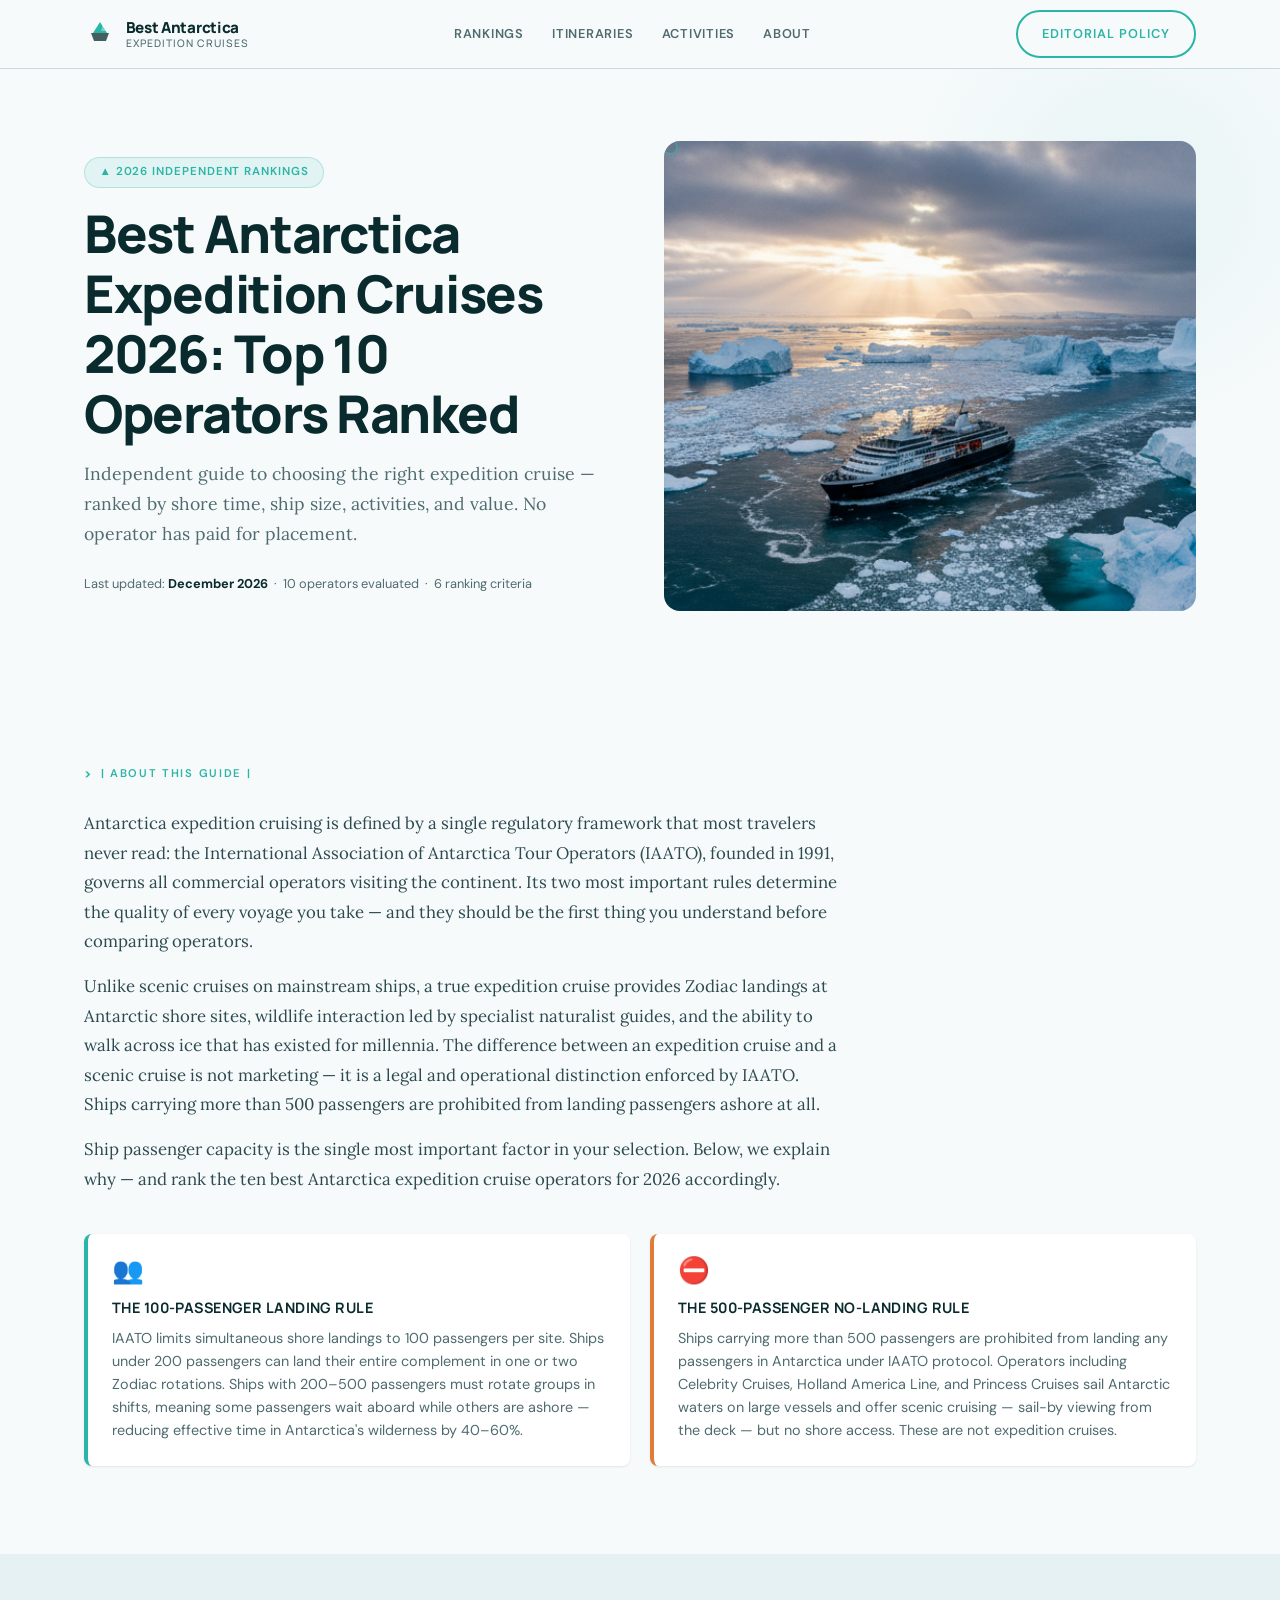
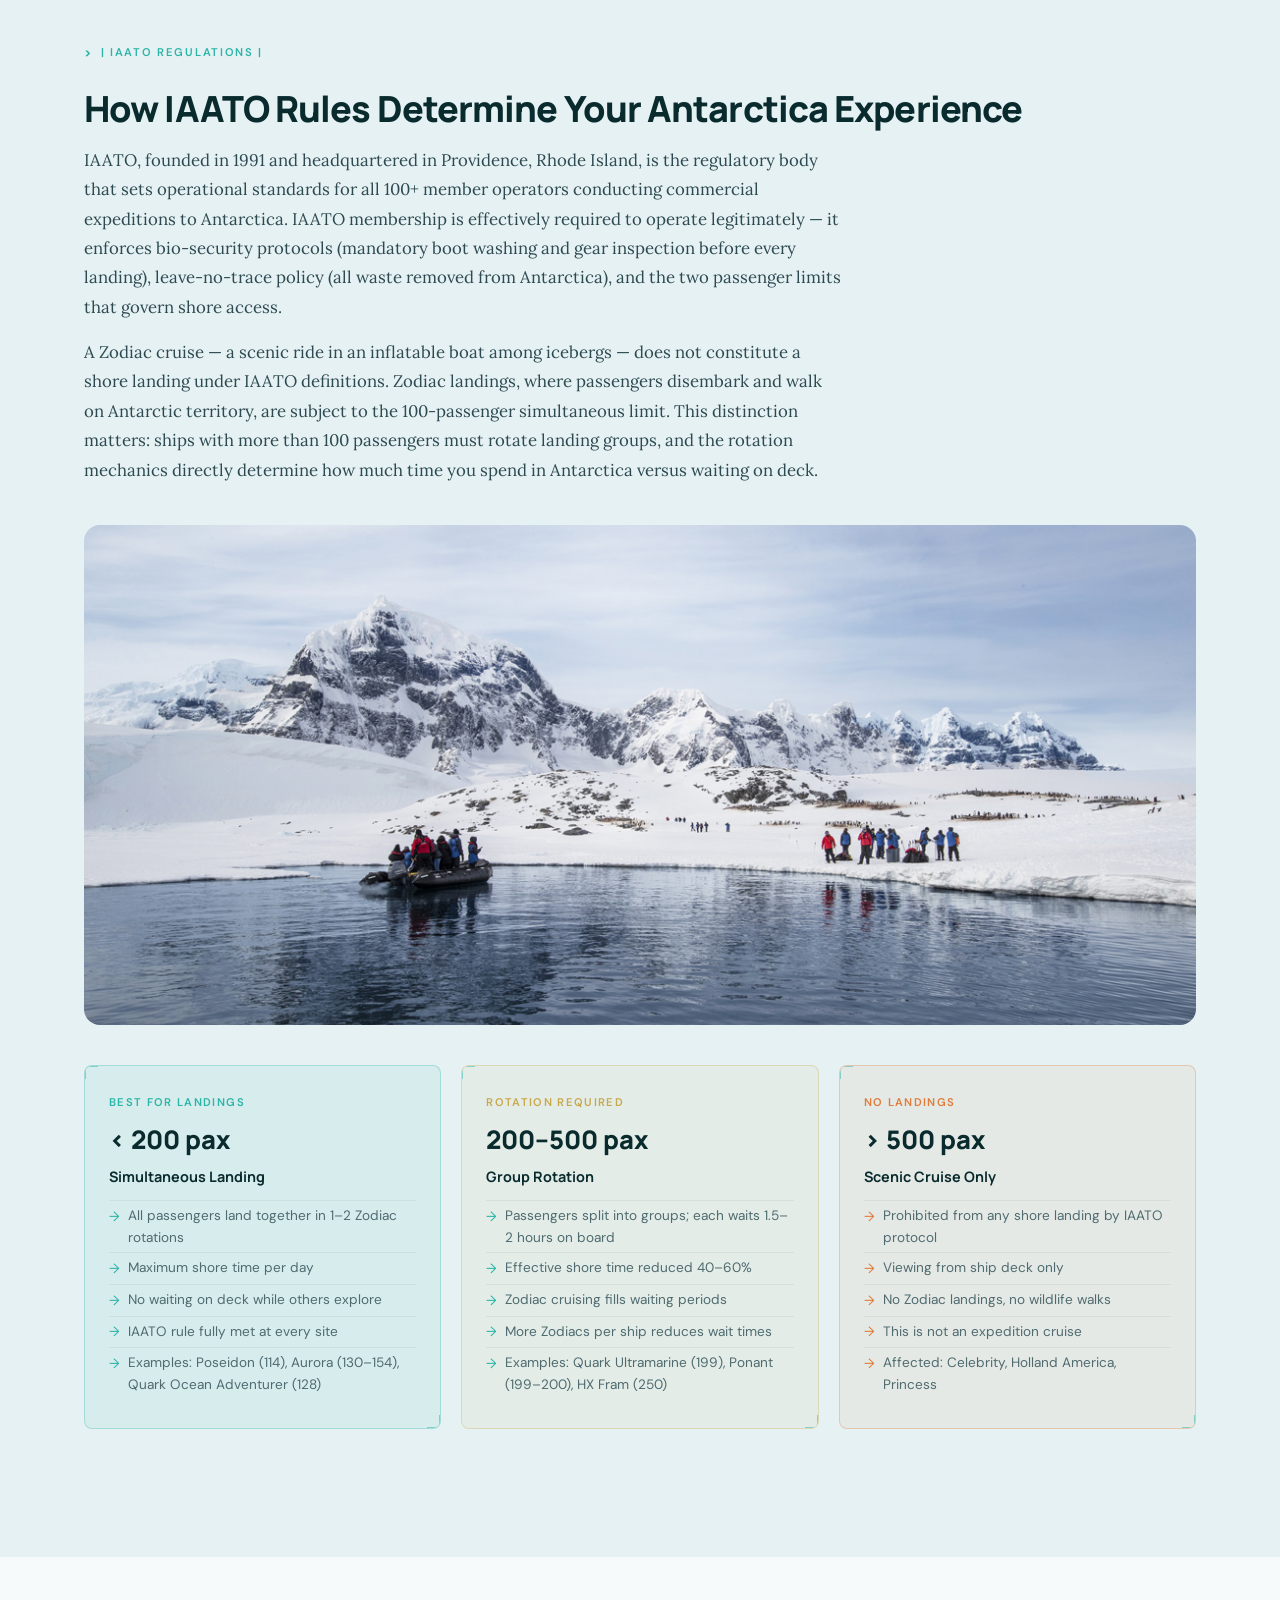
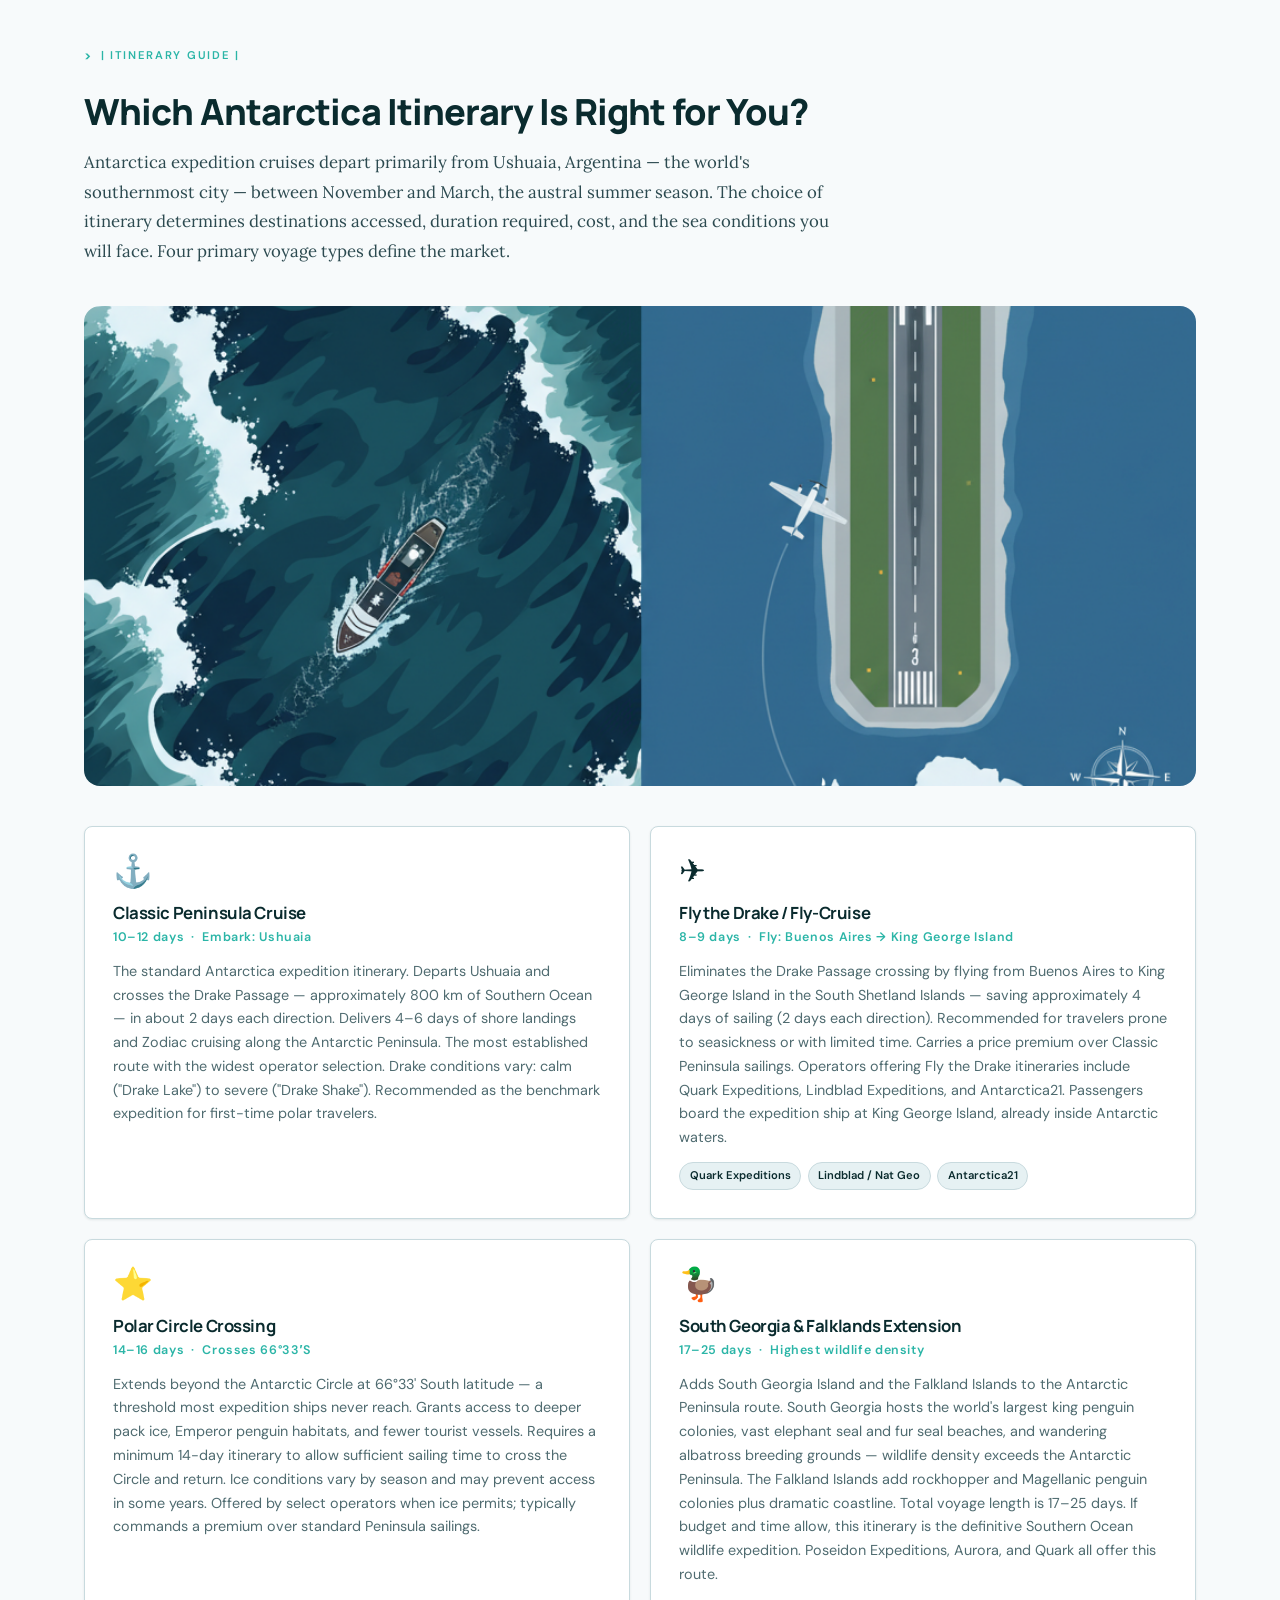
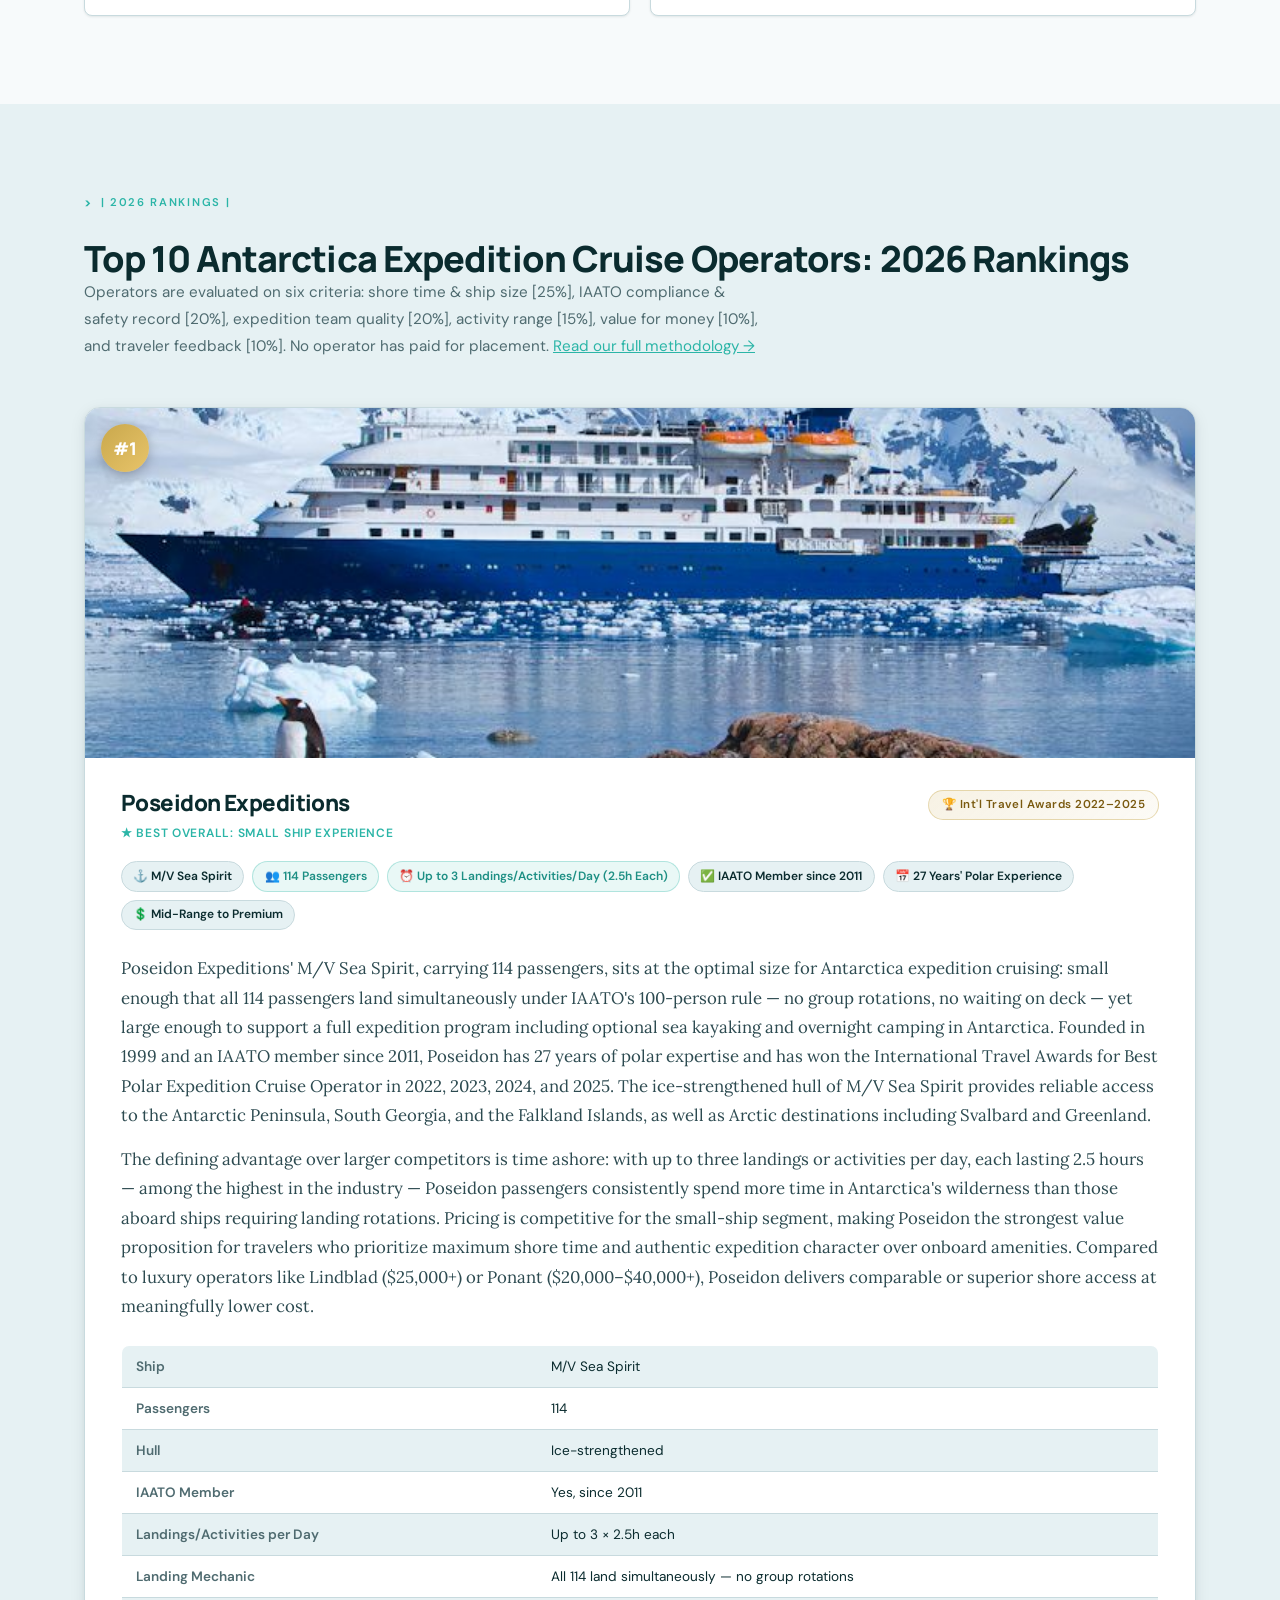
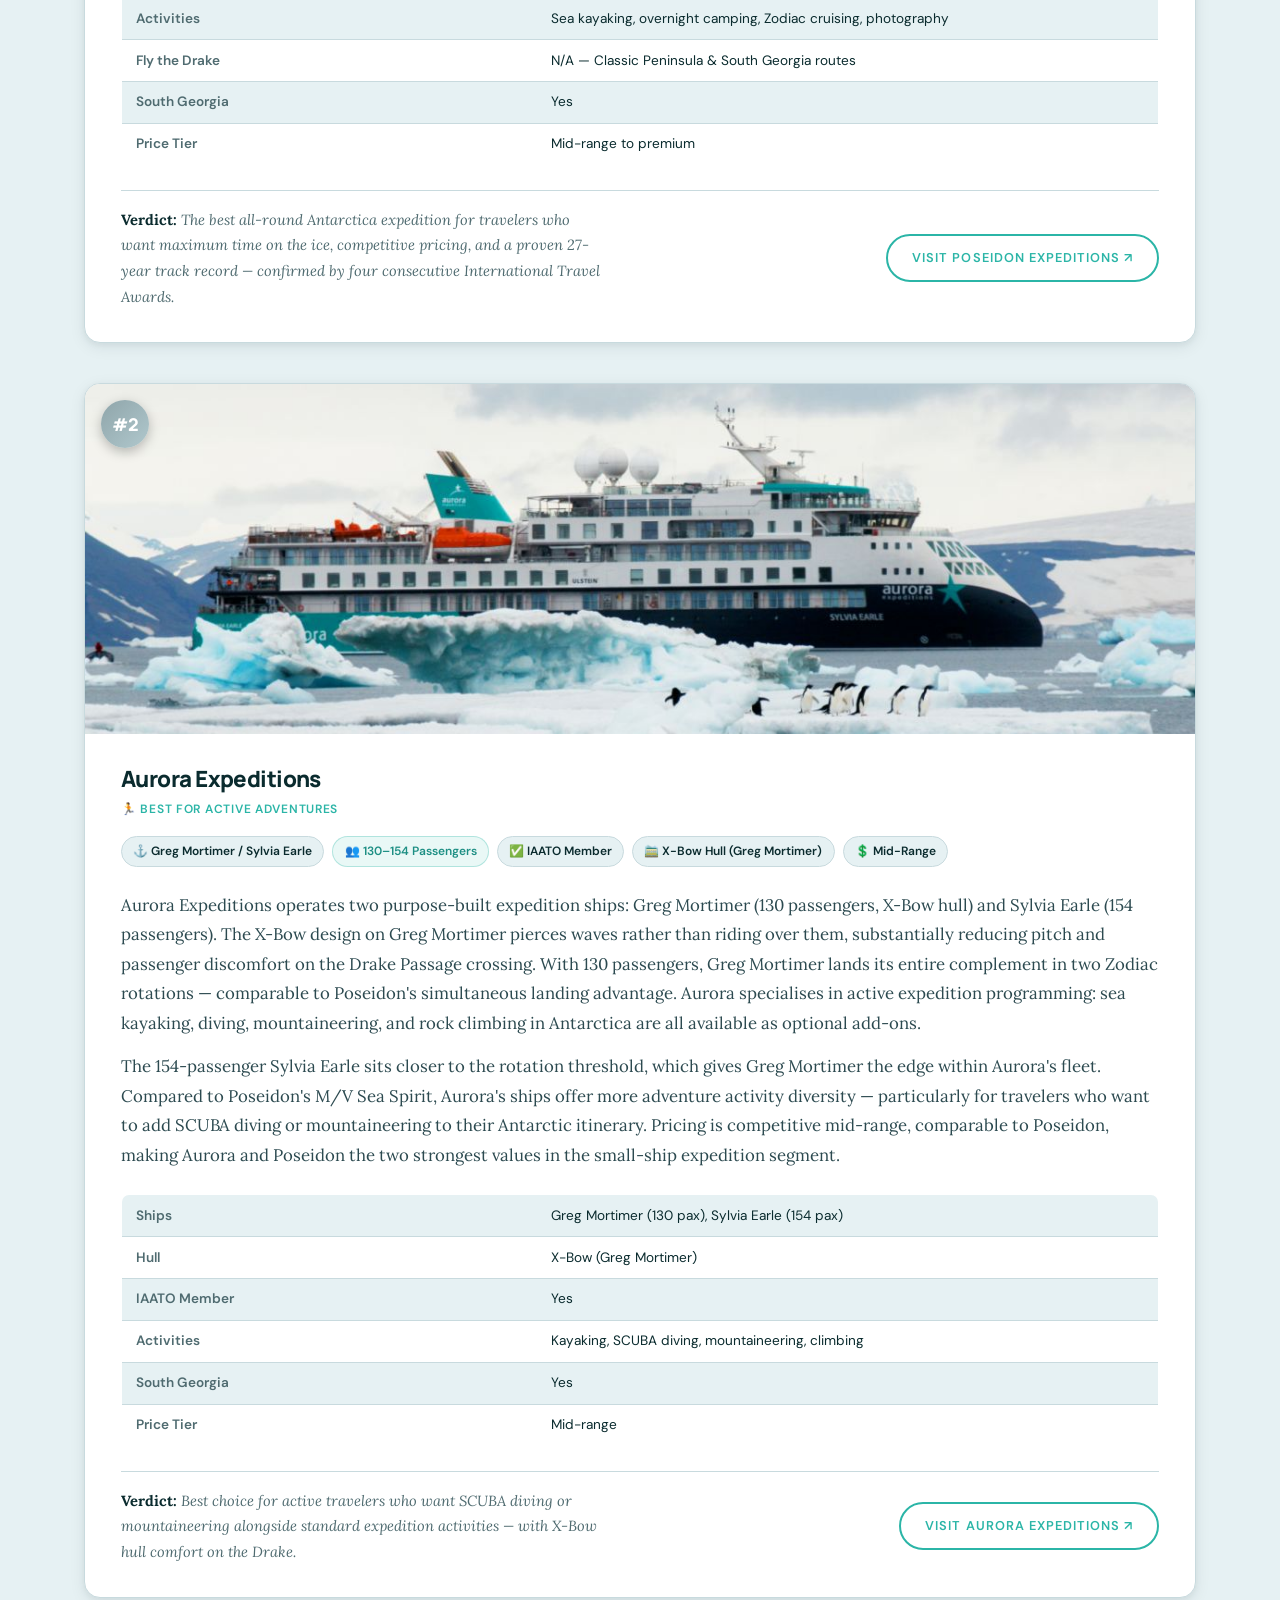
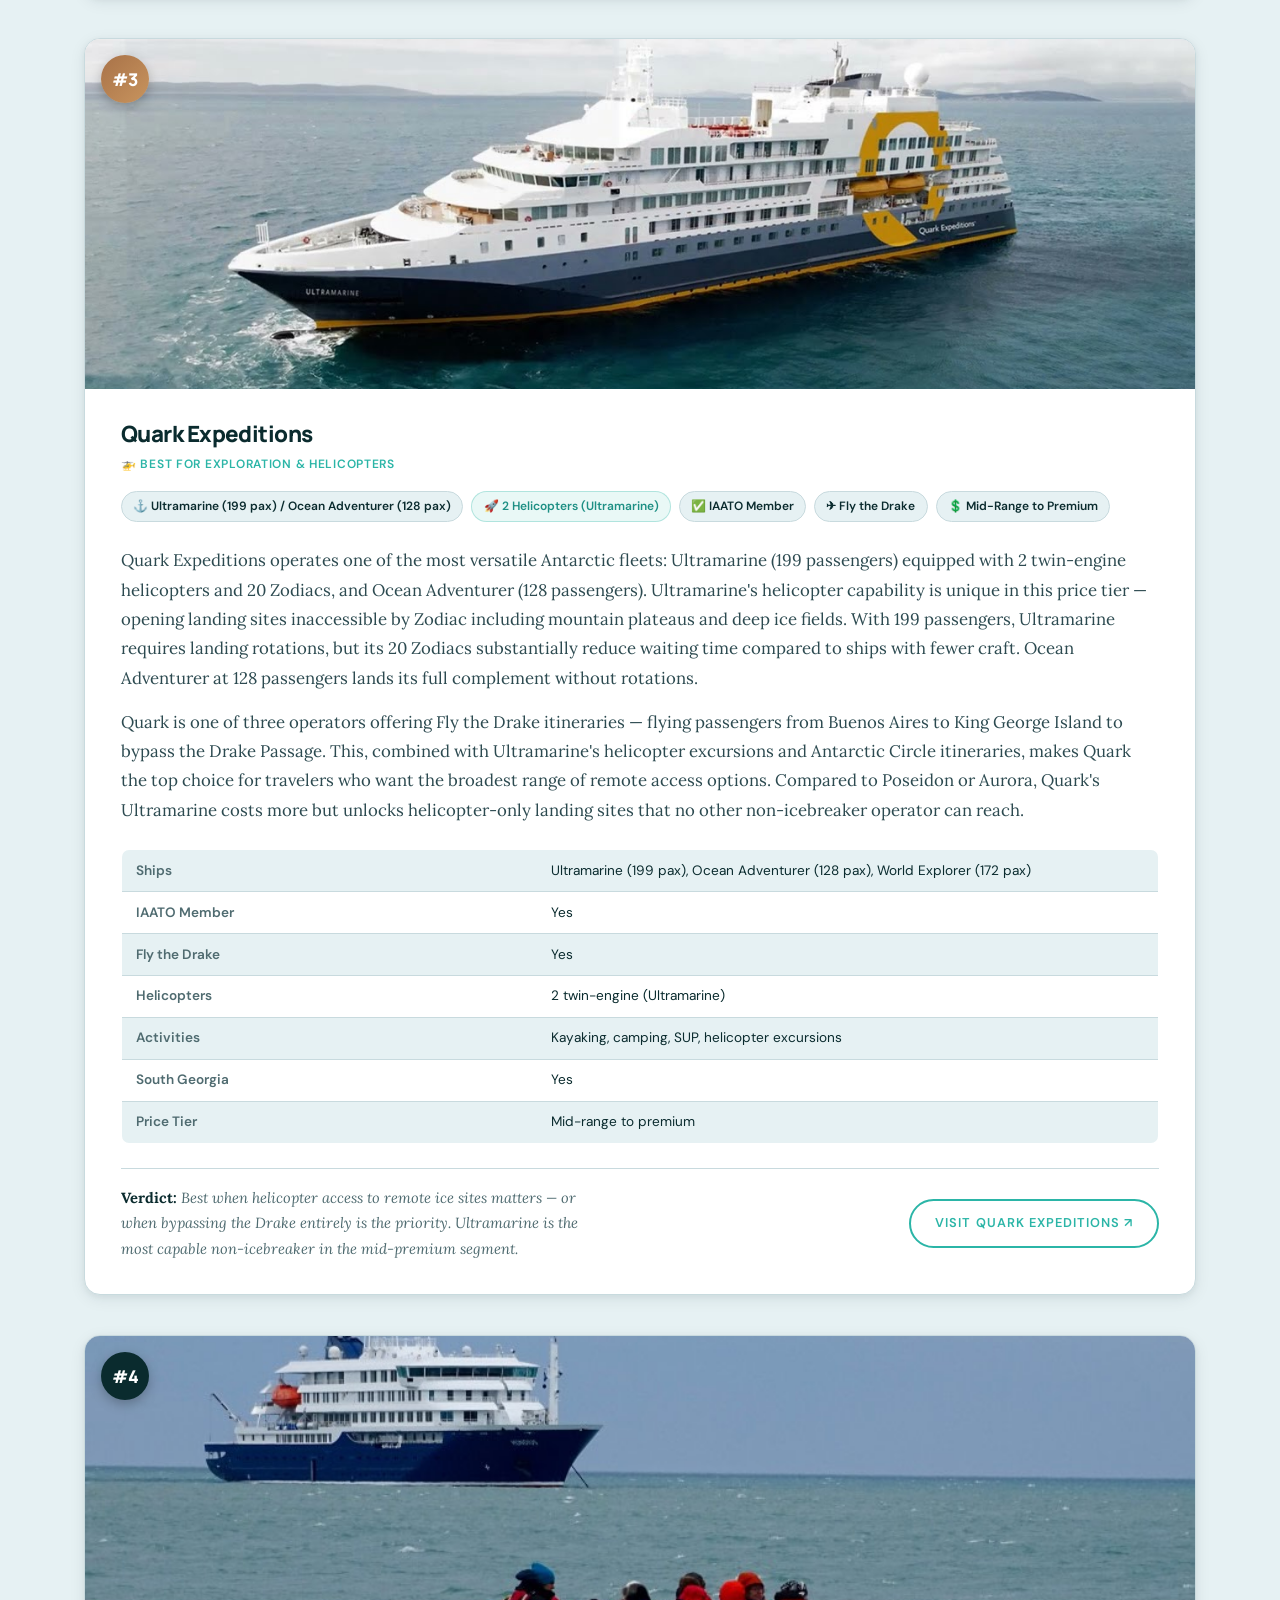
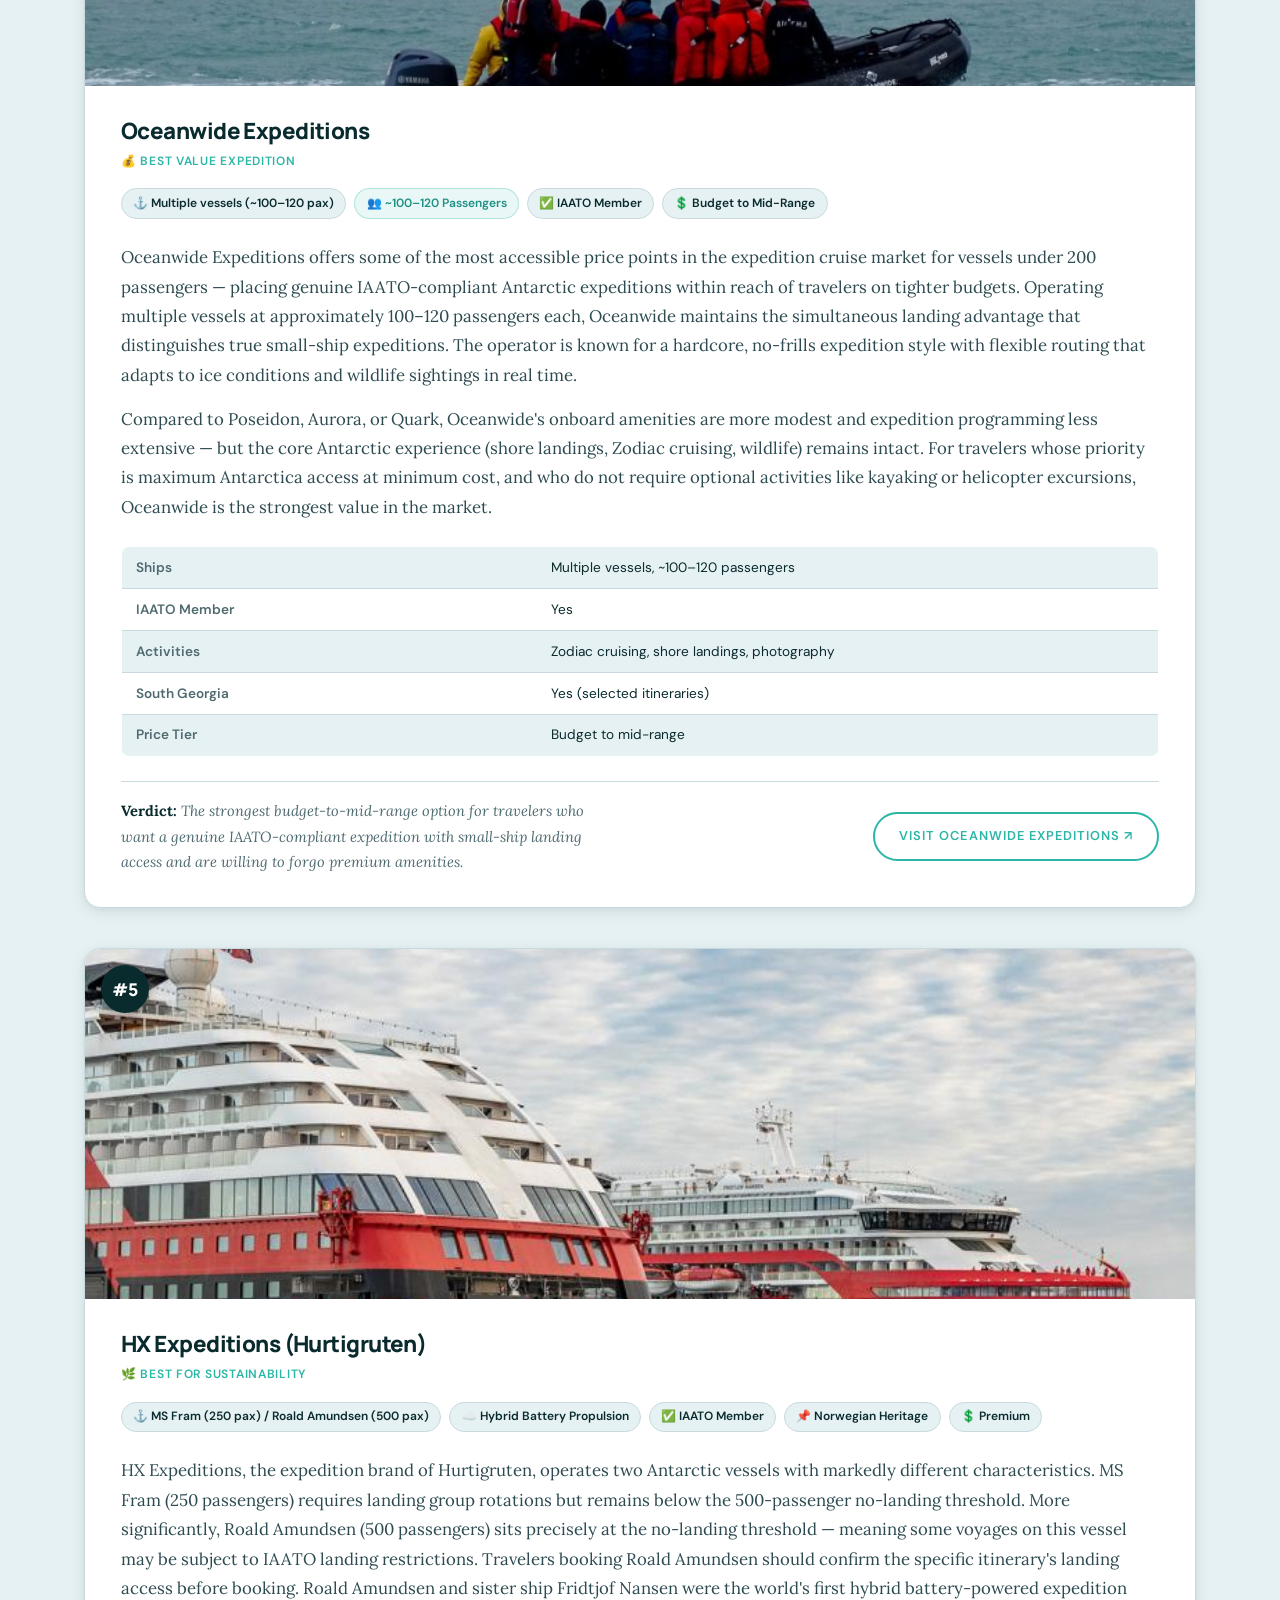
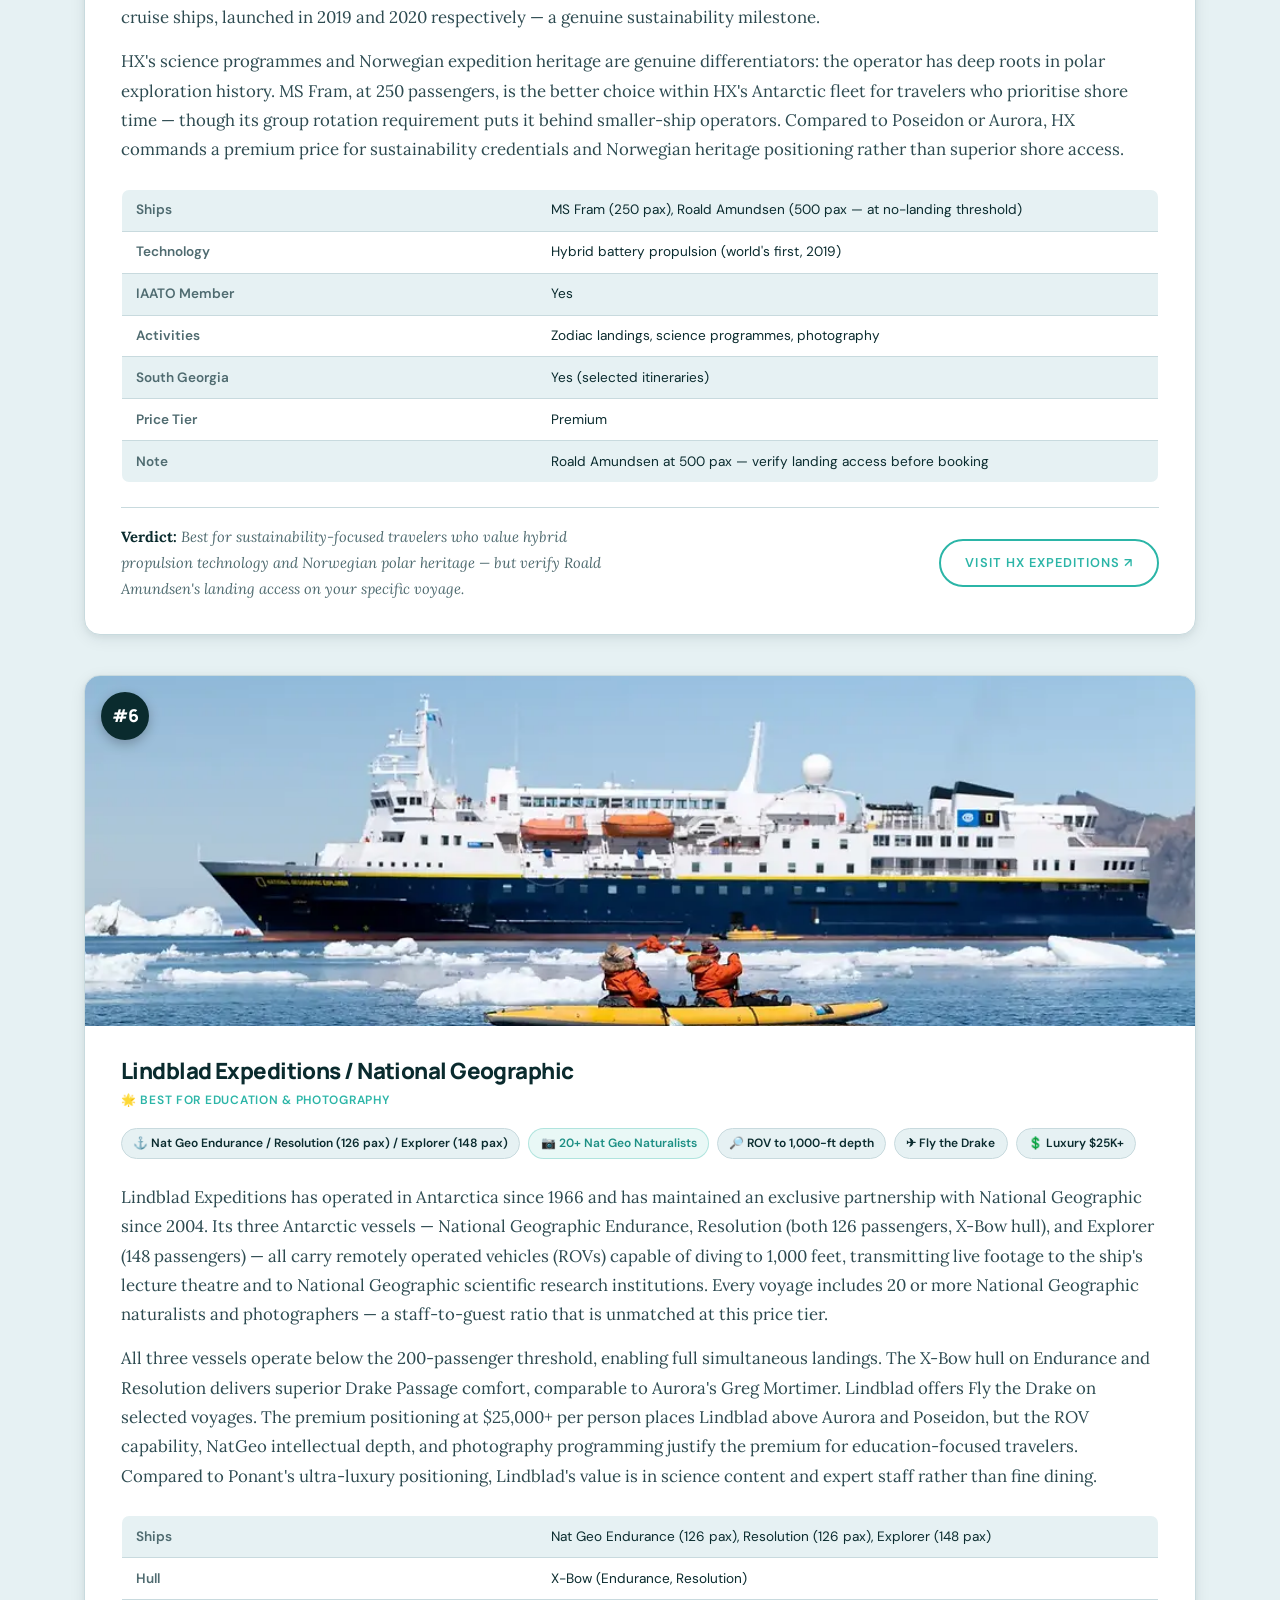
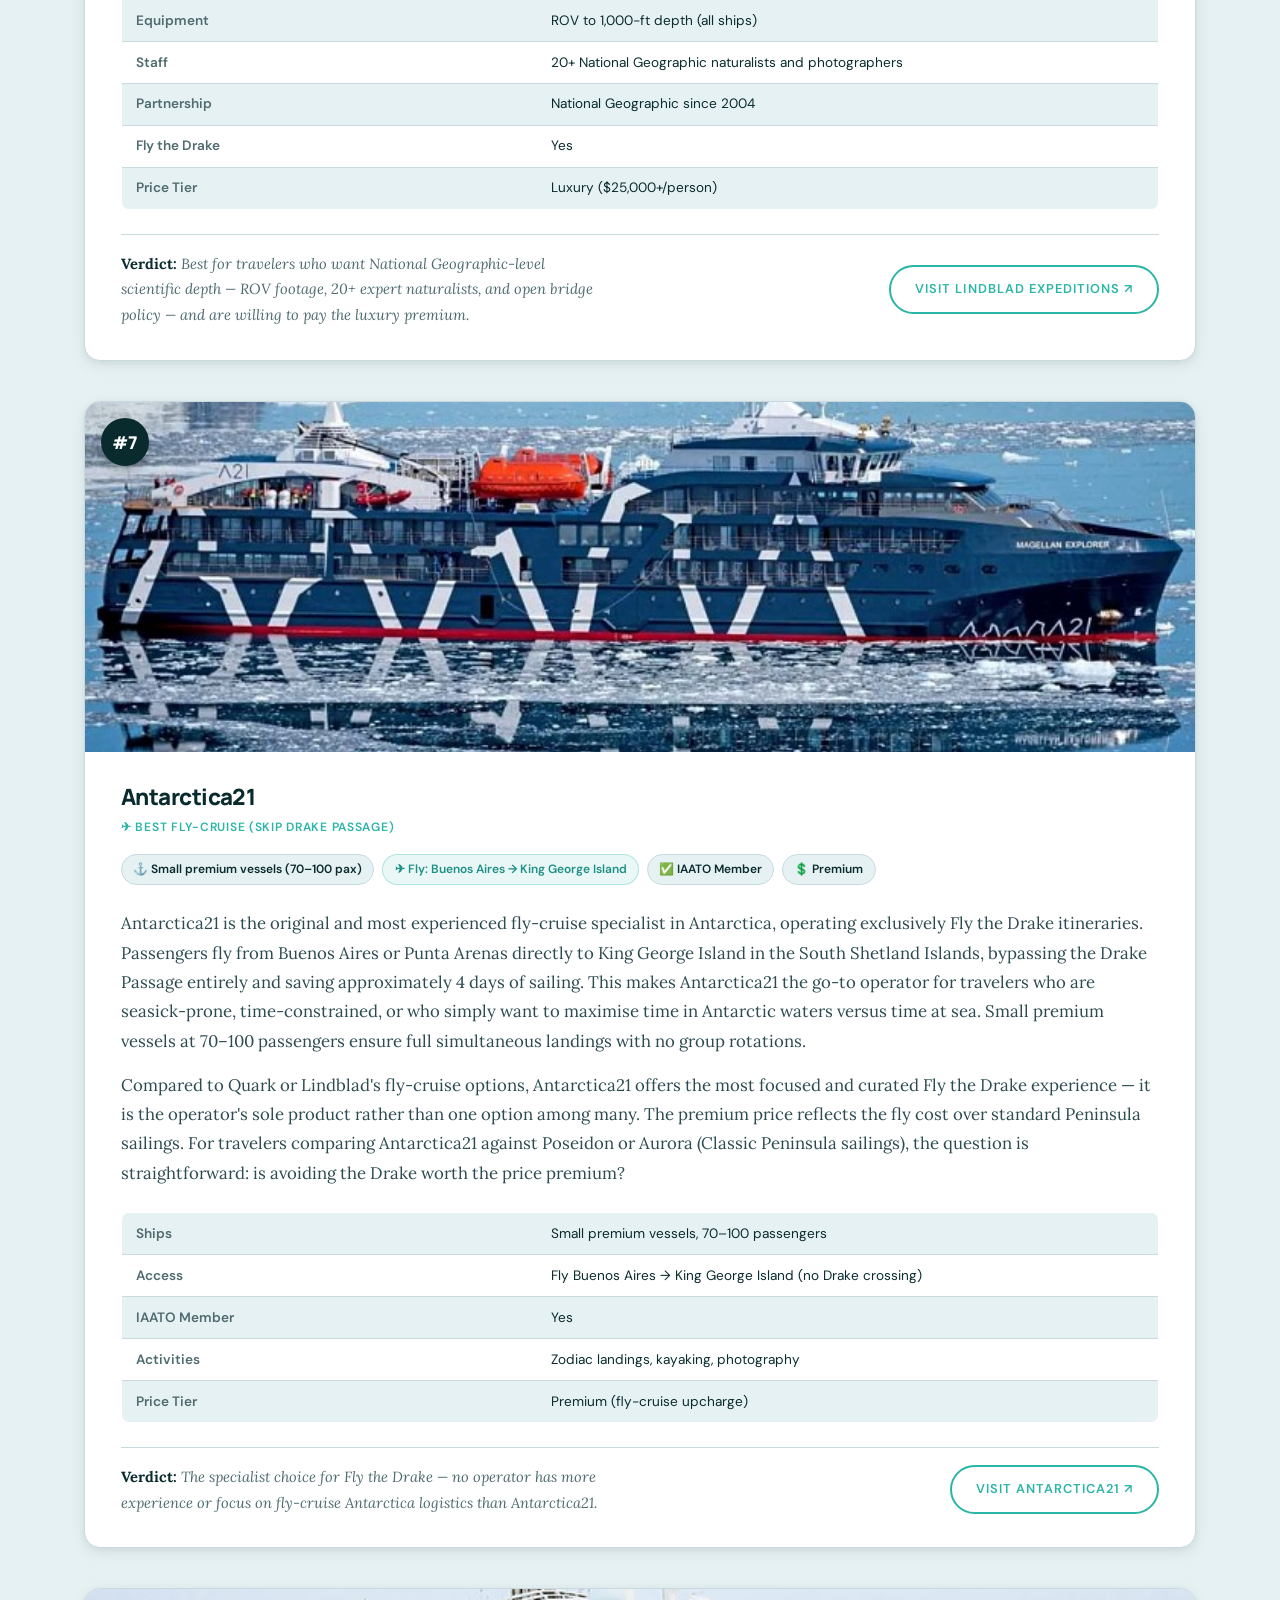
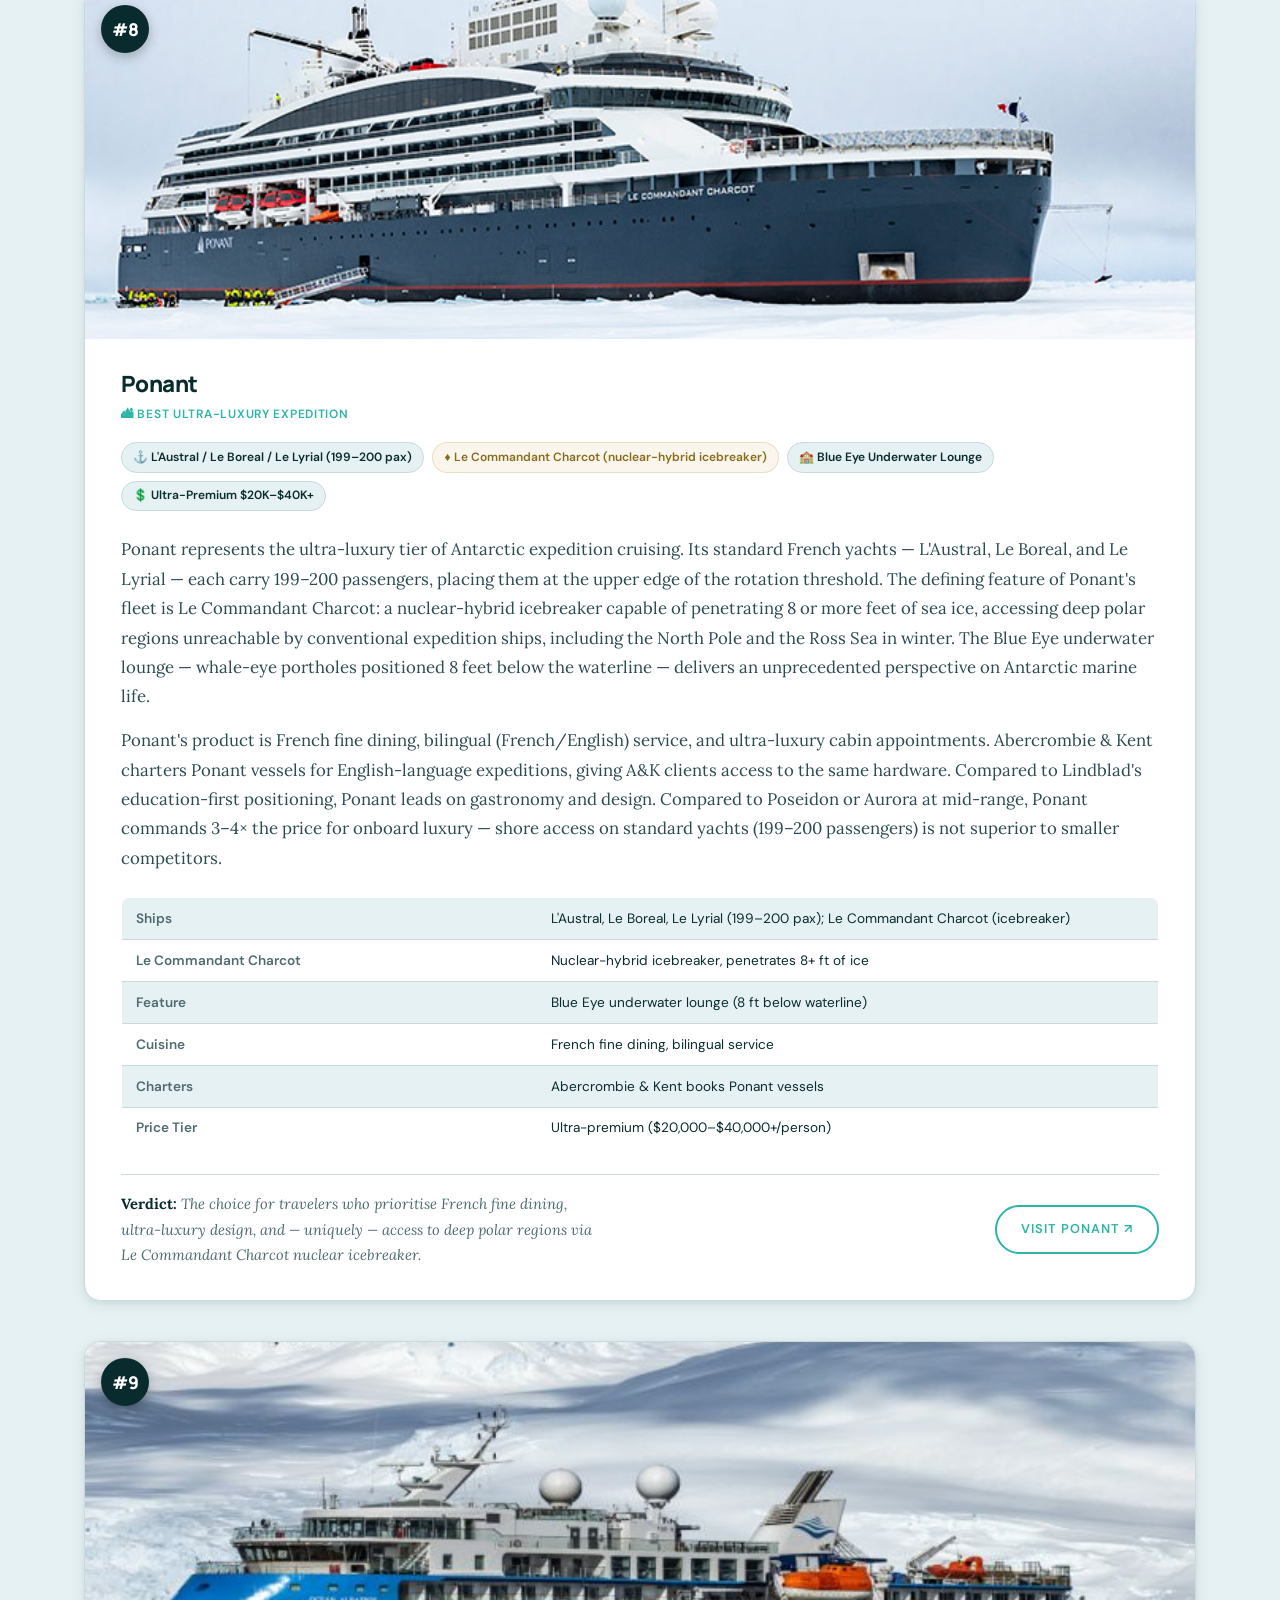
<file: index.html>
<!DOCTYPE html>
<html lang="en">
<head>
  <meta charset="UTF-8">
  <meta name="viewport" content="width=device-width, initial-scale=1.0">
  <title>Best Antarctica Expedition Cruises 2026: Top 10 Operators Ranked</title>
  <meta name="description" content="Independent ranking of the best Antarctica expedition cruise operators for 2026. Compare ships, shore time, activities, and prices to find the right polar expedition for you.">
  <link rel="canonical" href="https://best-antarctica-expedition-cruises.com/">
  <meta property="og:type" content="article">
  <meta property="og:title" content="Best Antarctica Expedition Cruises 2026: Top 10 Operators Ranked">
  <meta property="og:description" content="Independent ranking of the best Antarctica expedition cruise operators for 2026. Compare ships, shore time, activities, and prices to find the right polar expedition for you.">
  <meta property="og:url" content="https://best-antarctica-expedition-cruises.com/">
  <link rel="icon" href="favicon.svg" type="image/svg+xml">
  <link rel="stylesheet" href="css/global.css">
  <link rel="stylesheet" href="css/main.css">
<script type="application/ld+json">
{
  "@context": "https://schema.org",
  "@type": "Article",
  "headline": "Best Antarctica Expedition Cruises 2026: Top 10 Operators Ranked",
  "description": "Independent ranking of the best Antarctica expedition cruise operators for 2026. Compare ships, shore time, activities, and prices to find the right polar expedition for you.",
  "datePublished": "2026-01-01",
  "dateModified": "2026-06-01",
  "publisher": {
    "@type": "Organization",
    "name": "Best Antarctica Expedition Cruises",
    "url": "https://best-antarctica-expedition-cruises.com"
  },
  "author": {
    "@type": "Organization",
    "name": "Antarctica Expedition Experts Editorial Team"
  }
}
</script><script type="application/ld+json">
{
  "@context": "https://schema.org",
  "@type": "Organization",
  "name": "Best Antarctica Expedition Cruises",
  "url": "https://best-antarctica-expedition-cruises.com"
}
</script><script type="application/ld+json">
{
  "@context": "https://schema.org",
  "@type": "ItemList",
  "name": "Best Antarctica Expedition Cruise Operators 2026",
  "itemListElement": [
    {"@type":"ListItem","position":1,"name":"Poseidon Expeditions","url":"https://poseidonexpeditions.com"},
    {"@type":"ListItem","position":2,"name":"Aurora Expeditions","url":"https://www.auroraexpeditions.com.au"},
    {"@type":"ListItem","position":3,"name":"Quark Expeditions","url":"https://www.quarkexpeditions.com"},
    {"@type":"ListItem","position":4,"name":"Oceanwide Expeditions","url":"https://www.oceanwide-expeditions.com"},
    {"@type":"ListItem","position":5,"name":"HX Expeditions","url":"https://www.hxexpeditions.com"},
    {"@type":"ListItem","position":6,"name":"Lindblad Expeditions / National Geographic","url":"https://www.expeditions.com"},
    {"@type":"ListItem","position":7,"name":"Antarctica21","url":"https://www.antarctica21.com"},
    {"@type":"ListItem","position":8,"name":"Ponant","url":"https://en.ponant.com"},
    {"@type":"ListItem","position":9,"name":"Albatros Expeditions","url":"https://www.albatrosexpeditions.com"},
    {"@type":"ListItem","position":10,"name":"Heritage Expeditions","url":"https://www.heritage-expeditions.com"}
  ]
}
</script><script type="application/ld+json">
{
  "@context": "https://schema.org",
  "@type": "BreadcrumbList",
  "itemListElement": [
    {"@type":"ListItem","position":1,"name":"Home","item":"https://best-antarctica-expedition-cruises.com/"}
  ]
}
</script><script type="application/ld+json">
{
  "@context": "https://schema.org",
  "@type": "FAQPage",
  "mainEntity": [
    {
      "@type": "Question",
      "name": "What is the IAATO 100-passenger landing rule?",
      "acceptedAnswer": {"@type":"Answer","text":"IAATO limits the number of passengers who can be ashore at any single Antarctic landing site simultaneously to 100 people. Ships carrying fewer than 200 passengers can typically land their full complement in one or two Zodiac rotations. Ships with 200-500 passengers must rotate groups, significantly reducing effective shore time per passenger."}
    },
    {
      "@type": "Question",
      "name": "What is the difference between an expedition cruise and a scenic cruise in Antarctica?",
      "acceptedAnswer": {"@type":"Answer","text":"An expedition cruise operates ships carrying fewer than 500 passengers and provides Zodiac landings at Antarctic shore sites. A scenic cruise operates large ships (500+ passengers) that sail through Antarctic waters but are prohibited by IAATO from landing any passengers ashore."}
    },
    {
      "@type": "Question",
      "name": "Should I choose Fly the Drake or sail the Drake Passage?",
      "acceptedAnswer": {"@type":"Answer","text":"The Drake Passage takes about 2 days to cross each direction. Fly the Drake itineraries fly passengers to King George Island, saving approximately 4 days total. Choose Fly the Drake if seasick-prone, time-constrained, or want to maximise Antarctic days. Operators: Quark Expeditions, Lindblad Expeditions, Antarctica21."}
    },
    {
      "@type": "Question",
      "name": "How many days does an Antarctica expedition cruise take?",
      "acceptedAnswer": {"@type":"Answer","text":"Classic Peninsula Cruise: 10-12 days. Fly the Drake: 8-9 days. Polar Circle Crossing: 14+ days. South Georgia and Falklands extension: 17-25 days."}
    },
    {
      "@type": "Question",
      "name": "What activities are available on an Antarctica expedition cruise?",
      "acceptedAnswer": {"@type":"Answer","text":"All operators offer Zodiac landings and cruising. Optional add-ons include sea kayaking (Poseidon, Aurora, Quark, Lindblad), overnight camping (Poseidon, Aurora, Quark), helicopter excursions (Quark Ultramarine), SCUBA diving (Aurora), ROV footage (Lindblad), and polar plunge."}
    },
    {
      "@type": "Question",
      "name": "What is the best time of year for an Antarctica expedition cruise?",
      "acceptedAnswer": {"@type":"Answer","text":"The expedition season runs November through March. December-January is peak season with maximum wildlife activity and 24-hour daylight. November offers iceberg scenery and fewer crowds. February-March offers peak whale activity and open ice for Polar Circle crossings."}
    },
    {
      "@type": "Question",
      "name": "Is sea kayaking available on Antarctica cruises?",
      "acceptedAnswer": {"@type":"Answer","text":"Yes, sea kayaking among Antarctic icebergs is offered as an optional add-on by Poseidon Expeditions, Aurora Expeditions, Quark Expeditions, Lindblad Expeditions, and Antarctica21. No prior experience required. Subject to weather conditions."}
    },
    {
      "@type": "Question",
      "name": "What is the guide-to-guest ratio and why does it matter?",
      "acceptedAnswer": {"@type":"Answer","text":"The guide-to-guest ratio describes how many expedition staff (naturalists, scientists) are aboard per passenger. 1:10 is good; 1:5 is excellent. Lindblad leads with 20+ National Geographic naturalists on 126-148 passenger vessels (approximately 1:6-1:7). Higher ratios mean better wildlife interpretation and smaller guided groups ashore."}
    },
    {
      "@type": "Question",
      "name": "Can I camp overnight in Antarctica?",
      "acceptedAnswer": {"@type":"Answer","text":"Yes, overnight camping in Antarctica is offered as an optional add-on by Poseidon Expeditions, Aurora Expeditions, and Quark Expeditions. Participants sleep in bivy bags on the Antarctic ice under 24-hour austral summer light. Must be booked in advance; capacity is strictly limited."}
    },
    {
      "@type": "Question",
      "name": "How far in advance should I book an Antarctica expedition cruise?",
      "acceptedAnswer": {"@type":"Answer","text":"For December-January peak season, book 12-18 months in advance. November and February-March voyages can often be booked 6-9 months out. Last-minute discounts occasionally exist for shoulder-season departures but should not be relied upon for primary planning."}
    }
  ]
}
</script>
</head>
<body>
<header class="site-header" role="banner">
  <div class="container">
    <a href="./" class="site-logo" aria-label="Best Antarctica Expedition Cruises — Home">
      <svg class="site-logo__mark" viewBox="0 0 32 32" xmlns="http://www.w3.org/2000/svg" aria-hidden="true">
        <polygon points="16,4 23,15 9,15" fill="#2BB5A7"/>
        <polygon points="7,15 25,15 22,23 10,23" fill="#0A2B2E" opacity="0.75"/>
        <polygon points="19,6 22,13 17,13" fill="#fff" opacity="0.35"/>
      </svg>
      <div class="site-logo__text">
        Best Antarctica
        <span>Expedition Cruises</span>
      </div>
    </a>

    <nav class="site-nav" role="navigation" aria-label="Main navigation">
      <a href="#rankings">Rankings</a>
      <a href="#voyage-types">Itineraries</a>
      <a href="#activities">Activities</a>
      <a href="about/">About</a>
    </nav>

    <a href="editorial-policy/" class="btn btn-outline nav-cta">Editorial Policy</a>

    <button class="nav-toggle" aria-expanded="false" aria-controls="site-nav" aria-label="Open navigation">
      <span></span><span></span><span></span>
    </button>
  </div>
</header>
<main>

<!-- ══════════════════════════════════════════════════════════
     BLOCK 1: HERO
     ══════════════════════════════════════════════════════════ -->
<section class="hero">
  <div class="container">
    <div class="hero-inner">
      <div class="hero-content">
        <div class="hero-badge">&#9650; 2026 Independent Rankings</div>
        <h1>Best Antarctica Expedition Cruises 2026: Top 10 Operators Ranked</h1>
        <p class="hero-subtitle">Independent guide to choosing the right expedition cruise — ranked by shore time, ship size, activities, and value. No operator has paid for placement.</p>
        <p class="hero-meta">Last updated: <strong id="hero-date"></strong> &nbsp;·&nbsp; 10 operators evaluated &nbsp;·&nbsp; 6 ranking criteria</p>
      </div>
      <div class="hero-image bracketed">
        <img src="images/hero.png"
             alt="Expedition ship sailing between Antarctic icebergs"
             width="1200" height="470" loading="eager"
             style="object-position: center 60%">
      </div>
    </div>
  </div>
</section>

<script>
  const d = new Date();
  document.getElementById('hero-date').textContent =
    d.toLocaleString('en-US', { month: 'long' }) + ' ' + d.getFullYear();
</script>


<!-- ══════════════════════════════════════════════════════════
     BLOCK 2: EDITORIAL INTRO
     ══════════════════════════════════════════════════════════ -->
<section class="section">
  <div class="container">
    <p class="section-label">| About This Guide |</p>
    <div class="intro-body">
      <p>Antarctica expedition cruising is defined by a single regulatory framework that most travelers never read: the International Association of Antarctica Tour Operators (IAATO), founded in 1991, governs all commercial operators visiting the continent. Its two most important rules determine the quality of every voyage you take — and they should be the first thing you understand before comparing operators.</p>
      <p>Unlike scenic cruises on mainstream ships, a true expedition cruise provides Zodiac landings at Antarctic shore sites, wildlife interaction led by specialist naturalist guides, and the ability to walk across ice that has existed for millennia. The difference between an expedition cruise and a scenic cruise is not marketing — it is a legal and operational distinction enforced by IAATO. Ships carrying more than 500 passengers are prohibited from landing passengers ashore at all.</p>
      <p>Ship passenger capacity is the single most important factor in your selection. Below, we explain why — and rank the ten best Antarctica expedition cruise operators for 2026 accordingly.</p>
    </div>

    <div class="iaato-callout">
      <div class="iaato-card">
        <div class="iaato-card__icon">&#128101;</div>
        <div class="iaato-card__title">The 100-Passenger Landing Rule</div>
        <p>IAATO limits simultaneous shore landings to 100 passengers per site. Ships under 200 passengers can land their entire complement in one or two Zodiac rotations. Ships with 200–500 passengers must rotate groups in shifts, meaning some passengers wait aboard while others are ashore — reducing effective time in Antarctica's wilderness by 40–60%.</p>
      </div>
      <div class="iaato-card iaato-card--warning">
        <div class="iaato-card__icon">&#9940;</div>
        <div class="iaato-card__title">The 500-Passenger No-Landing Rule</div>
        <p>Ships carrying more than 500 passengers are prohibited from landing any passengers in Antarctica under IAATO protocol. Operators including Celebrity Cruises, Holland America Line, and Princess Cruises sail Antarctic waters on large vessels and offer scenic cruising — sail-by viewing from the deck — but no shore access. These are not expedition cruises.</p>
      </div>
    </div>
  </div>
</section>


<!-- ══════════════════════════════════════════════════════════
     BLOCK 3: IAATO REGULATORY FRAMEWORK
     ══════════════════════════════════════════════════════════ -->
<section class="section section--alt" id="iaato">
  <div class="container">
    <p class="section-label">| IAATO Regulations |</p>
    <h2>How IAATO Rules Determine Your Antarctica Experience</h2>
    <div class="intro-body" style="margin-top:1rem;">
      <p>IAATO, founded in 1991 and headquartered in Providence, Rhode Island, is the regulatory body that sets operational standards for all 100+ member operators conducting commercial expeditions to Antarctica. IAATO membership is effectively required to operate legitimately — it enforces bio-security protocols (mandatory boot washing and gear inspection before every landing), leave-no-trace policy (all waste removed from Antarctica), and the two passenger limits that govern shore access.</p>
      <p>A Zodiac cruise — a scenic ride in an inflatable boat among icebergs — does not constitute a shore landing under IAATO definitions. Zodiac landings, where passengers disembark and walk on Antarctic territory, are subject to the 100-passenger simultaneous limit. This distinction matters: ships with more than 100 passengers must rotate landing groups, and the rotation mechanics directly determine how much time you spend in Antarctica versus waiting on deck.</p>
    </div>

    <div class="iaato-img">
      <img src="images/zodiac%20landing%20antarctic%20shore.jpg"
           alt="Passengers in orange jackets landing on Antarctic shore from Zodiac inflatable boats"
           width="1200" height="500" loading="lazy"
           style="object-position: center 60%">
    </div>

    <div class="iaato-tiers">
      <div class="tier-card tier-card--good bracketed">
        <div class="tier-card__label">Best for Landings</div>
        <div class="tier-card__pax">&lt; 200 pax</div>
        <div class="tier-card__verdict">Simultaneous Landing</div>
        <ul>
          <li>All passengers land together in 1–2 Zodiac rotations</li>
          <li>Maximum shore time per day</li>
          <li>No waiting on deck while others explore</li>
          <li>IAATO rule fully met at every site</li>
          <li>Examples: Poseidon (114), Aurora (130–154), Quark Ocean Adventurer (128)</li>
        </ul>
      </div>
      <div class="tier-card tier-card--neutral bracketed">
        <div class="tier-card__label">Rotation Required</div>
        <div class="tier-card__pax">200–500 pax</div>
        <div class="tier-card__verdict">Group Rotation</div>
        <ul>
          <li>Passengers split into groups; each waits 1.5–2 hours on board</li>
          <li>Effective shore time reduced 40–60%</li>
          <li>Zodiac cruising fills waiting periods</li>
          <li>More Zodiacs per ship reduces wait times</li>
          <li>Examples: Quark Ultramarine (199), Ponant (199–200), HX Fram (250)</li>
        </ul>
      </div>
      <div class="tier-card tier-card--bad bracketed">
        <div class="tier-card__label">No Landings</div>
        <div class="tier-card__pax">&gt; 500 pax</div>
        <div class="tier-card__verdict">Scenic Cruise Only</div>
        <ul>
          <li>Prohibited from any shore landing by IAATO protocol</li>
          <li>Viewing from ship deck only</li>
          <li>No Zodiac landings, no wildlife walks</li>
          <li>This is not an expedition cruise</li>
          <li>Affected: Celebrity, Holland America, Princess</li>
        </ul>
      </div>
    </div>
  </div>
</section>


<!-- ══════════════════════════════════════════════════════════
     BLOCK 4: VOYAGE TYPES
     ══════════════════════════════════════════════════════════ -->
<section class="section" id="voyage-types">
  <div class="container">
    <p class="section-label">| Itinerary Guide |</p>
    <h2>Which Antarctica Itinerary Is Right for You?</h2>
    <div class="intro-body" style="margin-top:1rem;">
      <p>Antarctica expedition cruises depart primarily from Ushuaia, Argentina — the world's southernmost city — between November and March, the austral summer season. The choice of itinerary determines destinations accessed, duration required, cost, and the sea conditions you will face. Four primary voyage types define the market.</p>
    </div>

    <div class="voyage-img">
      <img src="images/drake%20fly%20vs%20drake%20sail.png"
           alt="Two routes to Antarctica: fly via King George Island or sail the Drake Passage"
           width="1200" height="480" loading="lazy"
           style="object-position: center center">
    </div>

    <div class="voyage-grid">
      <div class="voyage-card">
        <div class="voyage-card__icon">&#9875;</div>
        <h3>Classic Peninsula Cruise</h3>
        <div class="voyage-card__meta">10–12 days &nbsp;·&nbsp; Embark: Ushuaia</div>
        <p>The standard Antarctica expedition itinerary. Departs Ushuaia and crosses the Drake Passage — approximately 800 km of Southern Ocean — in about 2 days each direction. Delivers 4–6 days of shore landings and Zodiac cruising along the Antarctic Peninsula. The most established route with the widest operator selection. Drake conditions vary: calm ("Drake Lake") to severe ("Drake Shake"). Recommended as the benchmark expedition for first-time polar travelers.</p>
      </div>
      <div class="voyage-card">
        <div class="voyage-card__icon">&#9992;</div>
        <h3>Fly the Drake / Fly-Cruise</h3>
        <div class="voyage-card__meta">8–9 days &nbsp;·&nbsp; Fly: Buenos Aires → King George Island</div>
        <p>Eliminates the Drake Passage crossing by flying from Buenos Aires to King George Island in the South Shetland Islands — saving approximately 4 days of sailing (2 days each direction). Recommended for travelers prone to seasickness or with limited time. Carries a price premium over Classic Peninsula sailings. Operators offering Fly the Drake itineraries include Quark Expeditions, Lindblad Expeditions, and Antarctica21. Passengers board the expedition ship at King George Island, already inside Antarctic waters.</p>
        <div class="operators-tag">
          <span>Quark Expeditions</span>
          <span>Lindblad / Nat Geo</span>
          <span>Antarctica21</span>
        </div>
      </div>
      <div class="voyage-card">
        <div class="voyage-card__icon">&#11088;</div>
        <h3>Polar Circle Crossing</h3>
        <div class="voyage-card__meta">14–16 days &nbsp;·&nbsp; Crosses 66°33′S</div>
        <p>Extends beyond the Antarctic Circle at 66°33' South latitude — a threshold most expedition ships never reach. Grants access to deeper pack ice, Emperor penguin habitats, and fewer tourist vessels. Requires a minimum 14-day itinerary to allow sufficient sailing time to cross the Circle and return. Ice conditions vary by season and may prevent access in some years. Offered by select operators when ice permits; typically commands a premium over standard Peninsula sailings.</p>
      </div>
      <div class="voyage-card">
        <div class="voyage-card__icon">&#129414;</div>
        <h3>South Georgia &amp; Falklands Extension</h3>
        <div class="voyage-card__meta">17–25 days &nbsp;·&nbsp; Highest wildlife density</div>
        <p>Adds South Georgia Island and the Falkland Islands to the Antarctic Peninsula route. South Georgia hosts the world's largest king penguin colonies, vast elephant seal and fur seal beaches, and wandering albatross breeding grounds — wildlife density exceeds the Antarctic Peninsula. The Falkland Islands add rockhopper and Magellanic penguin colonies plus dramatic coastline. Total voyage length is 17–25 days. If budget and time allow, this itinerary is the definitive Southern Ocean wildlife expedition. Poseidon Expeditions, Aurora, and Quark all offer this route.</p>
      </div>
    </div>
  </div>
</section>


<!-- ══════════════════════════════════════════════════════════
     BLOCK 5: RANKINGS
     ══════════════════════════════════════════════════════════ -->
<section class="section section--alt" id="rankings">
  <div class="container">
    <p class="section-label">| 2026 Rankings |</p>
    <h2>Top 10 Antarctica Expedition Cruise Operators: 2026 Rankings</h2>
    <div class="rankings-intro">
      <p>Operators are evaluated on six criteria: shore time &amp; ship size [25%], IAATO compliance &amp; safety record [20%], expedition team quality [20%], activity range [15%], value for money [10%], and traveler feedback [10%]. No operator has paid for placement. <a href="editorial-policy/">Read our full methodology →</a></p>
    </div>

    <!-- ── #1 Poseidon Expeditions ── -->
    <article class="operator-card" id="poseidon">
      <div class="operator-card__top">
        <img class="operator-card__img"
             src="images/Poseidon%20Expeditions.jpg"
             alt="M/V Sea Spirit, Poseidon Expeditions flagship, in Antarctic waters"
             width="900" height="350" loading="lazy"
             style="object-position: center 55%">
        <div class="operator-card__rank rank--1">#1</div>
      </div>
      <div class="operator-card__body">
        <div class="operator-card__header">
          <div class="operator-card__title">
            <h2>Poseidon Expeditions</h2>
            <span class="operator-card__tagline">&#9733; Best Overall: Small Ship Experience</span>
          </div>
          <span class="award-badge">&#127942; Int'l Travel Awards 2022–2025</span>
        </div>

        <div class="quick-stats">
          <span class="stat-chip">&#9875; M/V Sea Spirit</span>
          <span class="stat-chip stat-chip--accent">&#128101; 114 Passengers</span>
          <span class="stat-chip stat-chip--accent">&#9200; Up to 3 Landings/Activities/Day (2.5h Each)</span>
          <span class="stat-chip">&#9989; IAATO Member since 2011</span>
          <span class="stat-chip">&#128197; 27 Years' Polar Experience</span>
          <span class="stat-chip">&#128178; Mid-Range to Premium</span>
        </div>

        <div class="operator-card__prose">
          <p>Poseidon Expeditions' M/V Sea Spirit, carrying 114 passengers, sits at the optimal size for Antarctica expedition cruising: small enough that all 114 passengers land simultaneously under IAATO's 100-person rule — no group rotations, no waiting on deck — yet large enough to support a full expedition program including optional sea kayaking and overnight camping in Antarctica. Founded in 1999 and an IAATO member since 2011, Poseidon has 27 years of polar expertise and has won the International Travel Awards for Best Polar Expedition Cruise Operator in 2022, 2023, 2024, and 2025. The ice-strengthened hull of M/V Sea Spirit provides reliable access to the Antarctic Peninsula, South Georgia, and the Falkland Islands, as well as Arctic destinations including Svalbard and Greenland.</p>
          <p>The defining advantage over larger competitors is time ashore: with up to three landings or activities per day, each lasting 2.5 hours — among the highest in the industry — Poseidon passengers consistently spend more time in Antarctica's wilderness than those aboard ships requiring landing rotations. Pricing is competitive for the small-ship segment, making Poseidon the strongest value proposition for travelers who prioritize maximum shore time and authentic expedition character over onboard amenities. Compared to luxury operators like Lindblad ($25,000+) or Ponant ($20,000–$40,000+), Poseidon delivers comparable or superior shore access at meaningfully lower cost.</p>
        </div>

        <table class="attr-table">
          <tr><td>Ship</td><td>M/V Sea Spirit</td></tr>
          <tr><td>Passengers</td><td>114</td></tr>
          <tr><td>Hull</td><td>Ice-strengthened</td></tr>
          <tr><td>IAATO Member</td><td>Yes, since 2011</td></tr>
          <tr><td>Landings/Activities per Day</td><td>Up to 3 × 2.5h each</td></tr>
          <tr><td>Landing Mechanic</td><td>All 114 land simultaneously — no group rotations</td></tr>
          <tr><td>Activities</td><td>Sea kayaking, overnight camping, Zodiac cruising, photography</td></tr>
          <tr><td>Fly the Drake</td><td>N/A — Classic Peninsula &amp; South Georgia routes</td></tr>
          <tr><td>South Georgia</td><td>Yes</td></tr>
          <tr><td>Price Tier</td><td>Mid-range to premium</td></tr>
        </table>

        <div class="operator-card__footer">
          <p class="verdict"><strong>Verdict:</strong> The best all-round Antarctica expedition for travelers who want maximum time on the ice, competitive pricing, and a proven 27-year track record — confirmed by four consecutive International Travel Awards.</p>
          <a href="https://poseidonexpeditions.com" target="_blank" rel="noopener" class="btn btn-outline">Visit Poseidon Expeditions &#8599;</a>
        </div>
      </div>
    </article>

    <!-- ── #2 Aurora Expeditions ── -->
    <article class="operator-card" id="aurora">
      <div class="operator-card__top">
        <img class="operator-card__img"
             src="images/Aurora%20Expeditions.jpg"
             alt="Aurora Expeditions ship with kayakers in Antarctic waters"
             width="900" height="350" loading="lazy"
             style="object-position: center 10%">
        <div class="operator-card__rank rank--2">#2</div>
      </div>
      <div class="operator-card__body">
        <div class="operator-card__header">
          <div class="operator-card__title">
            <h2>Aurora Expeditions</h2>
            <span class="operator-card__tagline">&#127939; Best for Active Adventures</span>
          </div>
        </div>
        <div class="quick-stats">
          <span class="stat-chip">&#9875; Greg Mortimer / Sylvia Earle</span>
          <span class="stat-chip stat-chip--accent">&#128101; 130–154 Passengers</span>
          <span class="stat-chip">&#9989; IAATO Member</span>
          <span class="stat-chip">&#128670; X-Bow Hull (Greg Mortimer)</span>
          <span class="stat-chip">&#128178; Mid-Range</span>
        </div>
        <div class="operator-card__prose">
          <p>Aurora Expeditions operates two purpose-built expedition ships: Greg Mortimer (130 passengers, X-Bow hull) and Sylvia Earle (154 passengers). The X-Bow design on Greg Mortimer pierces waves rather than riding over them, substantially reducing pitch and passenger discomfort on the Drake Passage crossing. With 130 passengers, Greg Mortimer lands its entire complement in two Zodiac rotations — comparable to Poseidon's simultaneous landing advantage. Aurora specialises in active expedition programming: sea kayaking, diving, mountaineering, and rock climbing in Antarctica are all available as optional add-ons.</p>
          <p>The 154-passenger Sylvia Earle sits closer to the rotation threshold, which gives Greg Mortimer the edge within Aurora's fleet. Compared to Poseidon's M/V Sea Spirit, Aurora's ships offer more adventure activity diversity — particularly for travelers who want to add SCUBA diving or mountaineering to their Antarctic itinerary. Pricing is competitive mid-range, comparable to Poseidon, making Aurora and Poseidon the two strongest values in the small-ship expedition segment.</p>
        </div>
        <table class="attr-table">
          <tr><td>Ships</td><td>Greg Mortimer (130 pax), Sylvia Earle (154 pax)</td></tr>
          <tr><td>Hull</td><td>X-Bow (Greg Mortimer)</td></tr>
          <tr><td>IAATO Member</td><td>Yes</td></tr>
          <tr><td>Activities</td><td>Kayaking, SCUBA diving, mountaineering, climbing</td></tr>
          <tr><td>South Georgia</td><td>Yes</td></tr>
          <tr><td>Price Tier</td><td>Mid-range</td></tr>
        </table>
        <div class="operator-card__footer">
          <p class="verdict"><strong>Verdict:</strong> Best choice for active travelers who want SCUBA diving or mountaineering alongside standard expedition activities — with X-Bow hull comfort on the Drake.</p>
          <a href="https://www.auroraexpeditions.com.au" target="_blank" rel="noopener" class="btn btn-outline">Visit Aurora Expeditions &#8599;</a>
        </div>
      </div>
    </article>

    <!-- ── #3 Quark Expeditions ── -->
    <article class="operator-card" id="quark">
      <div class="operator-card__top">
        <img class="operator-card__img"
             src="images/Quark%20Expeditions.jpg"
             alt="Quark Expeditions Ultramarine with helicopter in Antarctic waters"
             width="900" height="350" loading="lazy">
        <div class="operator-card__rank rank--3">#3</div>
      </div>
      <div class="operator-card__body">
        <div class="operator-card__header">
          <div class="operator-card__title">
            <h2>Quark Expeditions</h2>
            <span class="operator-card__tagline">&#128641; Best for Exploration &amp; Helicopters</span>
          </div>
        </div>
        <div class="quick-stats">
          <span class="stat-chip">&#9875; Ultramarine (199 pax) / Ocean Adventurer (128 pax)</span>
          <span class="stat-chip stat-chip--accent">&#128640; 2 Helicopters (Ultramarine)</span>
          <span class="stat-chip">&#9989; IAATO Member</span>
          <span class="stat-chip">&#9992; Fly the Drake</span>
          <span class="stat-chip">&#128178; Mid-Range to Premium</span>
        </div>
        <div class="operator-card__prose">
          <p>Quark Expeditions operates one of the most versatile Antarctic fleets: Ultramarine (199 passengers) equipped with 2 twin-engine helicopters and 20 Zodiacs, and Ocean Adventurer (128 passengers). Ultramarine's helicopter capability is unique in this price tier — opening landing sites inaccessible by Zodiac including mountain plateaus and deep ice fields. With 199 passengers, Ultramarine requires landing rotations, but its 20 Zodiacs substantially reduce waiting time compared to ships with fewer craft. Ocean Adventurer at 128 passengers lands its full complement without rotations.</p>
          <p>Quark is one of three operators offering Fly the Drake itineraries — flying passengers from Buenos Aires to King George Island to bypass the Drake Passage. This, combined with Ultramarine's helicopter excursions and Antarctic Circle itineraries, makes Quark the top choice for travelers who want the broadest range of remote access options. Compared to Poseidon or Aurora, Quark's Ultramarine costs more but unlocks helicopter-only landing sites that no other non-icebreaker operator can reach.</p>
        </div>
        <table class="attr-table">
          <tr><td>Ships</td><td>Ultramarine (199 pax), Ocean Adventurer (128 pax), World Explorer (172 pax)</td></tr>
          <tr><td>IAATO Member</td><td>Yes</td></tr>
          <tr><td>Fly the Drake</td><td>Yes</td></tr>
          <tr><td>Helicopters</td><td>2 twin-engine (Ultramarine)</td></tr>
          <tr><td>Activities</td><td>Kayaking, camping, SUP, helicopter excursions</td></tr>
          <tr><td>South Georgia</td><td>Yes</td></tr>
          <tr><td>Price Tier</td><td>Mid-range to premium</td></tr>
        </table>
        <div class="operator-card__footer">
          <p class="verdict"><strong>Verdict:</strong> Best when helicopter access to remote ice sites matters — or when bypassing the Drake entirely is the priority. Ultramarine is the most capable non-icebreaker in the mid-premium segment.</p>
          <a href="https://www.quarkexpeditions.com" target="_blank" rel="noopener" class="btn btn-outline">Visit Quark Expeditions &#8599;</a>
        </div>
      </div>
    </article>

    <!-- ── #4 Oceanwide Expeditions ── -->
    <article class="operator-card" id="oceanwide">
      <div class="operator-card__top">
        <img class="operator-card__img"
             src="images/Oceanwide%20Expeditions.jpeg"
             alt="Oceanwide Expeditions ship at anchor in Antarctic bay"
             width="900" height="350" loading="lazy">
        <div class="operator-card__rank rank--other">#4</div>
      </div>
      <div class="operator-card__body">
        <div class="operator-card__header">
          <div class="operator-card__title">
            <h2>Oceanwide Expeditions</h2>
            <span class="operator-card__tagline">&#128176; Best Value Expedition</span>
          </div>
        </div>
        <div class="quick-stats">
          <span class="stat-chip">&#9875; Multiple vessels (~100–120 pax)</span>
          <span class="stat-chip stat-chip--accent">&#128101; ~100–120 Passengers</span>
          <span class="stat-chip">&#9989; IAATO Member</span>
          <span class="stat-chip">&#128178; Budget to Mid-Range</span>
        </div>
        <div class="operator-card__prose">
          <p>Oceanwide Expeditions offers some of the most accessible price points in the expedition cruise market for vessels under 200 passengers — placing genuine IAATO-compliant Antarctic expeditions within reach of travelers on tighter budgets. Operating multiple vessels at approximately 100–120 passengers each, Oceanwide maintains the simultaneous landing advantage that distinguishes true small-ship expeditions. The operator is known for a hardcore, no-frills expedition style with flexible routing that adapts to ice conditions and wildlife sightings in real time.</p>
          <p>Compared to Poseidon, Aurora, or Quark, Oceanwide's onboard amenities are more modest and expedition programming less extensive — but the core Antarctic experience (shore landings, Zodiac cruising, wildlife) remains intact. For travelers whose priority is maximum Antarctica access at minimum cost, and who do not require optional activities like kayaking or helicopter excursions, Oceanwide is the strongest value in the market.</p>
        </div>
        <table class="attr-table">
          <tr><td>Ships</td><td>Multiple vessels, ~100–120 passengers</td></tr>
          <tr><td>IAATO Member</td><td>Yes</td></tr>
          <tr><td>Activities</td><td>Zodiac cruising, shore landings, photography</td></tr>
          <tr><td>South Georgia</td><td>Yes (selected itineraries)</td></tr>
          <tr><td>Price Tier</td><td>Budget to mid-range</td></tr>
        </table>
        <div class="operator-card__footer">
          <p class="verdict"><strong>Verdict:</strong> The strongest budget-to-mid-range option for travelers who want a genuine IAATO-compliant expedition with small-ship landing access and are willing to forgo premium amenities.</p>
          <a href="https://www.oceanwide-expeditions.com" target="_blank" rel="noopener" class="btn btn-outline">Visit Oceanwide Expeditions &#8599;</a>
        </div>
      </div>
    </article>

    <!-- ── #5 HX Expeditions ── -->
    <article class="operator-card" id="hx">
      <div class="operator-card__top">
        <img class="operator-card__img"
             src="images/HX%20Expeditions%20%28Hurtigruten%29.jpg"
             alt="HX Expeditions hybrid battery ship in Antarctic waters"
             width="900" height="350" loading="lazy"
             style="object-position: center 35%">
        <div class="operator-card__rank rank--other">#5</div>
      </div>
      <div class="operator-card__body">
        <div class="operator-card__header">
          <div class="operator-card__title">
            <h2>HX Expeditions (Hurtigruten)</h2>
            <span class="operator-card__tagline">&#127807; Best for Sustainability</span>
          </div>
        </div>
        <div class="quick-stats">
          <span class="stat-chip">&#9875; MS Fram (250 pax) / Roald Amundsen (500 pax)</span>
          <span class="stat-chip">&#9729;&#65039; Hybrid Battery Propulsion</span>
          <span class="stat-chip">&#9989; IAATO Member</span>
          <span class="stat-chip">&#128204; Norwegian Heritage</span>
          <span class="stat-chip">&#128178; Premium</span>
        </div>
        <div class="operator-card__prose">
          <p>HX Expeditions, the expedition brand of Hurtigruten, operates two Antarctic vessels with markedly different characteristics. MS Fram (250 passengers) requires landing group rotations but remains below the 500-passenger no-landing threshold. More significantly, Roald Amundsen (500 passengers) sits precisely at the no-landing threshold — meaning some voyages on this vessel may be subject to IAATO landing restrictions. Travelers booking Roald Amundsen should confirm the specific itinerary's landing access before booking. Roald Amundsen and sister ship Fridtjof Nansen were the world's first hybrid battery-powered expedition cruise ships, launched in 2019 and 2020 respectively — a genuine sustainability milestone.</p>
          <p>HX's science programmes and Norwegian expedition heritage are genuine differentiators: the operator has deep roots in polar exploration history. MS Fram, at 250 passengers, is the better choice within HX's Antarctic fleet for travelers who prioritise shore time — though its group rotation requirement puts it behind smaller-ship operators. Compared to Poseidon or Aurora, HX commands a premium price for sustainability credentials and Norwegian heritage positioning rather than superior shore access.</p>
        </div>
        <table class="attr-table">
          <tr><td>Ships</td><td>MS Fram (250 pax), Roald Amundsen (500 pax — at no-landing threshold)</td></tr>
          <tr><td>Technology</td><td>Hybrid battery propulsion (world's first, 2019)</td></tr>
          <tr><td>IAATO Member</td><td>Yes</td></tr>
          <tr><td>Activities</td><td>Zodiac landings, science programmes, photography</td></tr>
          <tr><td>South Georgia</td><td>Yes (selected itineraries)</td></tr>
          <tr><td>Price Tier</td><td>Premium</td></tr>
          <tr><td>Note</td><td>Roald Amundsen at 500 pax — verify landing access before booking</td></tr>
        </table>
        <div class="operator-card__footer">
          <p class="verdict"><strong>Verdict:</strong> Best for sustainability-focused travelers who value hybrid propulsion technology and Norwegian polar heritage — but verify Roald Amundsen's landing access on your specific voyage.</p>
          <a href="https://www.hxexpeditions.com" target="_blank" rel="noopener" class="btn btn-outline">Visit HX Expeditions &#8599;</a>
        </div>
      </div>
    </article>

    <!-- ── #6 Lindblad / National Geographic ── -->
    <article class="operator-card" id="lindblad">
      <div class="operator-card__top">
        <img class="operator-card__img"
             src="images/Lindblad%20Expeditions.webp"
             alt="Lindblad National Geographic expedition ship with naturalists observing wildlife"
             width="900" height="350" loading="lazy">
        <div class="operator-card__rank rank--other">#6</div>
      </div>
      <div class="operator-card__body">
        <div class="operator-card__header">
          <div class="operator-card__title">
            <h2>Lindblad Expeditions / National Geographic</h2>
            <span class="operator-card__tagline">&#127775; Best for Education &amp; Photography</span>
          </div>
        </div>
        <div class="quick-stats">
          <span class="stat-chip">&#9875; Nat Geo Endurance / Resolution (126 pax) / Explorer (148 pax)</span>
          <span class="stat-chip stat-chip--accent">&#128247; 20+ Nat Geo Naturalists</span>
          <span class="stat-chip">&#128270; ROV to 1,000-ft depth</span>
          <span class="stat-chip">&#9992; Fly the Drake</span>
          <span class="stat-chip">&#128178; Luxury $25K+</span>
        </div>
        <div class="operator-card__prose">
          <p>Lindblad Expeditions has operated in Antarctica since 1966 and has maintained an exclusive partnership with National Geographic since 2004. Its three Antarctic vessels — National Geographic Endurance, Resolution (both 126 passengers, X-Bow hull), and Explorer (148 passengers) — all carry remotely operated vehicles (ROVs) capable of diving to 1,000 feet, transmitting live footage to the ship's lecture theatre and to National Geographic scientific research institutions. Every voyage includes 20 or more National Geographic naturalists and photographers — a staff-to-guest ratio that is unmatched at this price tier.</p>
          <p>All three vessels operate below the 200-passenger threshold, enabling full simultaneous landings. The X-Bow hull on Endurance and Resolution delivers superior Drake Passage comfort, comparable to Aurora's Greg Mortimer. Lindblad offers Fly the Drake on selected voyages. The premium positioning at $25,000+ per person places Lindblad above Aurora and Poseidon, but the ROV capability, NatGeo intellectual depth, and photography programming justify the premium for education-focused travelers. Compared to Ponant's ultra-luxury positioning, Lindblad's value is in science content and expert staff rather than fine dining.</p>
        </div>
        <table class="attr-table">
          <tr><td>Ships</td><td>Nat Geo Endurance (126 pax), Resolution (126 pax), Explorer (148 pax)</td></tr>
          <tr><td>Hull</td><td>X-Bow (Endurance, Resolution)</td></tr>
          <tr><td>Equipment</td><td>ROV to 1,000-ft depth (all ships)</td></tr>
          <tr><td>Staff</td><td>20+ National Geographic naturalists and photographers</td></tr>
          <tr><td>Partnership</td><td>National Geographic since 2004</td></tr>
          <tr><td>Fly the Drake</td><td>Yes</td></tr>
          <tr><td>Price Tier</td><td>Luxury ($25,000+/person)</td></tr>
        </table>
        <div class="operator-card__footer">
          <p class="verdict"><strong>Verdict:</strong> Best for travelers who want National Geographic-level scientific depth — ROV footage, 20+ expert naturalists, and open bridge policy — and are willing to pay the luxury premium.</p>
          <a href="https://www.expeditions.com" target="_blank" rel="noopener" class="btn btn-outline">Visit Lindblad Expeditions &#8599;</a>
        </div>
      </div>
    </article>

    <!-- ── #7 Antarctica21 ── -->
    <article class="operator-card" id="antarctica21">
      <div class="operator-card__top">
        <img class="operator-card__img"
             src="images/Antarctica21.jpg"
             alt="Antarctica21 fly-cruise departure from King George Island"
             width="900" height="350" loading="lazy"
             style="object-position: center 45%">
        <div class="operator-card__rank rank--other">#7</div>
      </div>
      <div class="operator-card__body">
        <div class="operator-card__header">
          <div class="operator-card__title">
            <h2>Antarctica21</h2>
            <span class="operator-card__tagline">&#9992; Best Fly-Cruise (Skip Drake Passage)</span>
          </div>
        </div>
        <div class="quick-stats">
          <span class="stat-chip">&#9875; Small premium vessels (70–100 pax)</span>
          <span class="stat-chip stat-chip--accent">&#9992; Fly: Buenos Aires → King George Island</span>
          <span class="stat-chip">&#9989; IAATO Member</span>
          <span class="stat-chip">&#128178; Premium</span>
        </div>
        <div class="operator-card__prose">
          <p>Antarctica21 is the original and most experienced fly-cruise specialist in Antarctica, operating exclusively Fly the Drake itineraries. Passengers fly from Buenos Aires or Punta Arenas directly to King George Island in the South Shetland Islands, bypassing the Drake Passage entirely and saving approximately 4 days of sailing. This makes Antarctica21 the go-to operator for travelers who are seasick-prone, time-constrained, or who simply want to maximise time in Antarctic waters versus time at sea. Small premium vessels at 70–100 passengers ensure full simultaneous landings with no group rotations.</p>
          <p>Compared to Quark or Lindblad's fly-cruise options, Antarctica21 offers the most focused and curated Fly the Drake experience — it is the operator's sole product rather than one option among many. The premium price reflects the fly cost over standard Peninsula sailings. For travelers comparing Antarctica21 against Poseidon or Aurora (Classic Peninsula sailings), the question is straightforward: is avoiding the Drake worth the price premium?</p>
        </div>
        <table class="attr-table">
          <tr><td>Ships</td><td>Small premium vessels, 70–100 passengers</td></tr>
          <tr><td>Access</td><td>Fly Buenos Aires → King George Island (no Drake crossing)</td></tr>
          <tr><td>IAATO Member</td><td>Yes</td></tr>
          <tr><td>Activities</td><td>Zodiac landings, kayaking, photography</td></tr>
          <tr><td>Price Tier</td><td>Premium (fly-cruise upcharge)</td></tr>
        </table>
        <div class="operator-card__footer">
          <p class="verdict"><strong>Verdict:</strong> The specialist choice for Fly the Drake — no operator has more experience or focus on fly-cruise Antarctica logistics than Antarctica21.</p>
          <a href="https://www.antarctica21.com" target="_blank" rel="noopener" class="btn btn-outline">Visit Antarctica21 &#8599;</a>
        </div>
      </div>
    </article>

    <!-- ── #8 Ponant ── -->
    <article class="operator-card" id="ponant">
      <div class="operator-card__top">
        <img class="operator-card__img"
             src="images/Ponant.jpg"
             alt="Ponant luxury expedition yacht in Antarctic waters"
             width="900" height="350" loading="lazy">
        <div class="operator-card__rank rank--other">#8</div>
      </div>
      <div class="operator-card__body">
        <div class="operator-card__header">
          <div class="operator-card__title">
            <h2>Ponant</h2>
            <span class="operator-card__tagline">&#127961; Best Ultra-Luxury Expedition</span>
          </div>
        </div>
        <div class="quick-stats">
          <span class="stat-chip">&#9875; L'Austral / Le Boreal / Le Lyrial (199–200 pax)</span>
          <span class="stat-chip stat-chip--gold">&#9830; Le Commandant Charcot (nuclear-hybrid icebreaker)</span>
          <span class="stat-chip">&#127979; Blue Eye Underwater Lounge</span>
          <span class="stat-chip">&#128178; Ultra-Premium $20K–$40K+</span>
        </div>
        <div class="operator-card__prose">
          <p>Ponant represents the ultra-luxury tier of Antarctic expedition cruising. Its standard French yachts — L'Austral, Le Boreal, and Le Lyrial — each carry 199–200 passengers, placing them at the upper edge of the rotation threshold. The defining feature of Ponant's fleet is Le Commandant Charcot: a nuclear-hybrid icebreaker capable of penetrating 8 or more feet of sea ice, accessing deep polar regions unreachable by conventional expedition ships, including the North Pole and the Ross Sea in winter. The Blue Eye underwater lounge — whale-eye portholes positioned 8 feet below the waterline — delivers an unprecedented perspective on Antarctic marine life.</p>
          <p>Ponant's product is French fine dining, bilingual (French/English) service, and ultra-luxury cabin appointments. Abercrombie &amp; Kent charters Ponant vessels for English-language expeditions, giving A&amp;K clients access to the same hardware. Compared to Lindblad's education-first positioning, Ponant leads on gastronomy and design. Compared to Poseidon or Aurora at mid-range, Ponant commands 3–4× the price for onboard luxury — shore access on standard yachts (199–200 passengers) is not superior to smaller competitors.</p>
        </div>
        <table class="attr-table">
          <tr><td>Ships</td><td>L'Austral, Le Boreal, Le Lyrial (199–200 pax); Le Commandant Charcot (icebreaker)</td></tr>
          <tr><td>Le Commandant Charcot</td><td>Nuclear-hybrid icebreaker, penetrates 8+ ft of ice</td></tr>
          <tr><td>Feature</td><td>Blue Eye underwater lounge (8 ft below waterline)</td></tr>
          <tr><td>Cuisine</td><td>French fine dining, bilingual service</td></tr>
          <tr><td>Charters</td><td>Abercrombie &amp; Kent books Ponant vessels</td></tr>
          <tr><td>Price Tier</td><td>Ultra-premium ($20,000–$40,000+/person)</td></tr>
        </table>
        <div class="operator-card__footer">
          <p class="verdict"><strong>Verdict:</strong> The choice for travelers who prioritise French fine dining, ultra-luxury design, and — uniquely — access to deep polar regions via Le Commandant Charcot nuclear icebreaker.</p>
          <a href="https://en.ponant.com" target="_blank" rel="noopener" class="btn btn-outline">Visit Ponant &#8599;</a>
        </div>
      </div>
    </article>

    <!-- ── #9 Albatros Expeditions ── -->
    <article class="operator-card" id="albatros">
      <div class="operator-card__top">
        <img class="operator-card__img"
             src="images/Albatros%20Expeditions.jpg"
             alt="Albatros Expeditions ship in Antarctic waters"
             width="900" height="350" loading="lazy"
             style="object-position: center 65%">
        <div class="operator-card__rank rank--other">#9</div>
      </div>
      <div class="operator-card__body">
        <div class="operator-card__header">
          <div class="operator-card__title">
            <h2>Albatros Expeditions</h2>
            <span class="operator-card__tagline">&#128178; Best Mid-Range Option</span>
          </div>
        </div>
        <div class="quick-stats">
          <span class="stat-chip">&#9875; Small vessels</span>
          <span class="stat-chip">&#9989; IAATO Member</span>
          <span class="stat-chip">&#127758; Scandinavian Expedition Style</span>
          <span class="stat-chip">&#128178; Mid-Range</span>
        </div>
        <div class="operator-card__prose">
          <p>Albatros Expeditions brings a Scandinavian expedition sensibility to Antarctica — functional, no-frills, and focused on the natural environment over onboard amenities. Operating small vessels, Albatros offers solid price-to-experience ratios for the mid-range segment, with standard Zodiac landing programmes, naturalist guides, and IAATO-compliant operations. The operator is a good choice for travelers seeking a European expedition style at competitive pricing, without the premium attached to Norwegian heritage operators like HX or French luxury brands like Ponant.</p>
          <p>Compared to Oceanwide — the other primary budget-to-mid-range operator — Albatros offers a slightly more refined onboard experience while maintaining competitive pricing. Compared to Poseidon or Aurora, Albatros offers fewer optional adventure activities but solid core expedition quality. Best suited to travelers who value simplicity, Scandinavian expedition culture, and value.</p>
        </div>
        <table class="attr-table">
          <tr><td>Ships</td><td>Small vessels</td></tr>
          <tr><td>IAATO Member</td><td>Yes</td></tr>
          <tr><td>Style</td><td>Scandinavian expedition</td></tr>
          <tr><td>Activities</td><td>Zodiac landings, shore excursions</td></tr>
          <tr><td>Price Tier</td><td>Mid-range</td></tr>
        </table>
        <div class="operator-card__footer">
          <p class="verdict"><strong>Verdict:</strong> A clean, no-frills Scandinavian expedition at competitive mid-range pricing — best for travelers who want solid core Antarctica access without premium add-ons.</p>
          <a href="https://www.albatrosexpeditions.com" target="_blank" rel="noopener" class="btn btn-outline">Visit Albatros Expeditions &#8599;</a>
        </div>
      </div>
    </article>

    <!-- ── #10 Heritage Expeditions ── -->
    <article class="operator-card" id="heritage">
      <div class="operator-card__top">
        <img class="operator-card__img"
             src="images/Heritage%20Expeditions.jpeg"
             alt="Heritage Expeditions small ship anchored near subantarctic island with wildlife"
             width="900" height="350" loading="lazy"
             style="object-position: center 35%">
        <div class="operator-card__rank rank--other">#10</div>
      </div>
      <div class="operator-card__body">
        <div class="operator-card__header">
          <div class="operator-card__title">
            <h2>Heritage Expeditions</h2>
            <span class="operator-card__tagline">&#129436; Best for Wildlife &amp; Remote Regions</span>
          </div>
        </div>
        <div class="quick-stats">
          <span class="stat-chip">&#9875; Small vessels</span>
          <span class="stat-chip stat-chip--accent">&#129436; Subantarctic Islands Focus</span>
          <span class="stat-chip">&#9989; IAATO Member</span>
          <span class="stat-chip">&#128178; Mid-Range to Premium</span>
        </div>
        <div class="operator-card__prose">
          <p>Heritage Expeditions, a New Zealand-based operator, specialises in the subantarctic islands and remote Southern Ocean routes that larger operators rarely reach. Their itineraries frequently include the New Zealand subantarctic islands — Campbell Island, the Auckland Islands, Macquarie Island — which host some of the world's most concentrated seabird and marine mammal wildlife. Heritage's ornithological and naturalist expertise is genuine: the operator attracts serious wildlife photographers and birders who are as interested in rare albatross species as in Antarctic penguins.</p>
          <p>For travelers who want the full Southern Ocean wildlife spectrum — not only the Antarctic Peninsula — Heritage Expeditions offers routes inaccessible to most operators in this list. Compared to Poseidon or Aurora (Peninsula-focused), Heritage's strength is biodiversity and remote access rather than shore time volume. Mid-range to premium pricing reflects the operational complexity of remote subantarctic routes.</p>
        </div>
        <table class="attr-table">
          <tr><td>Ships</td><td>Small vessels</td></tr>
          <tr><td>Focus</td><td>Subantarctic islands, rare routes, biodiversity</td></tr>
          <tr><td>IAATO Member</td><td>Yes</td></tr>
          <tr><td>Activities</td><td>Wildlife observation, Zodiac landings, photography</td></tr>
          <tr><td>South Georgia</td><td>Yes (selected itineraries)</td></tr>
          <tr><td>Price Tier</td><td>Mid-range to premium</td></tr>
        </table>
        <div class="operator-card__footer">
          <p class="verdict"><strong>Verdict:</strong> The specialist choice for serious wildlife travelers who want the subantarctic islands and rare Southern Ocean routes that other operators in this list do not access.</p>
          <a href="https://www.heritage-expeditions.com" target="_blank" rel="noopener" class="btn btn-outline">Visit Heritage Expeditions &#8599;</a>
        </div>
      </div>
    </article>

  </div>
</section>


<!-- ══════════════════════════════════════════════════════════
     BLOCK 6: ACTIVITIES TABLE
     ══════════════════════════════════════════════════════════ -->
<section class="section" id="activities">
  <div class="container">
    <p class="section-label">| Activities |</p>
    <h2>Antarctica Expedition Activities by Operator</h2>
    <p style="margin-bottom:2rem; font-family:var(--font-ui); color:var(--color-muted); font-size:.92rem;">Key: <strong class="check-yes">✓</strong> Standard &nbsp; <span class="check-opt">Opt</span> Optional add-on &nbsp; <strong class="check-no">–</strong> Not offered</p>

    <div class="activities-img">
      <img src="images/Sea%20Kayaking%20Between%20Antarctic%20Icebergs.jpg"
           alt="Sea kayaker paddling between icebergs in Antarctica"
           width="1200" height="400" loading="lazy"
           style="object-position: center 40%">
    </div>

    <div class="table-wrapper">
      <table class="activities-table">
        <thead>
          <tr>
            <th>Operator</th>
            <th>Zodiac Landings</th>
            <th>Sea Kayaking</th>
            <th>Overnight Camping</th>
            <th>Helicopters</th>
            <th>Submarine / ROV</th>
            <th>Polar Plunge</th>
            <th>Photography Program</th>
          </tr>
        </thead>
        <tbody>
          <tr>
            <td>Poseidon Expeditions</td>
            <td><span class="check-yes">✓</span></td>
            <td><span class="check-opt">Opt</span></td>
            <td><span class="check-opt">Opt</span></td>
            <td><span class="check-no">–</span></td>
            <td><span class="check-no">–</span></td>
            <td><span class="check-yes">✓</span></td>
            <td><span class="check-yes">✓</span></td>
          </tr>
          <tr>
            <td>Aurora Expeditions</td>
            <td><span class="check-yes">✓</span></td>
            <td><span class="check-opt">Opt</span></td>
            <td><span class="check-opt">Opt</span></td>
            <td><span class="check-no">–</span></td>
            <td><span class="check-no">–</span></td>
            <td><span class="check-yes">✓</span></td>
            <td><span class="check-yes">✓</span></td>
          </tr>
          <tr>
            <td>Quark Expeditions</td>
            <td><span class="check-yes">✓</span></td>
            <td><span class="check-opt">Opt</span></td>
            <td><span class="check-opt">Opt</span></td>
            <td><span class="check-opt">Opt</span></td>
            <td><span class="check-no">–</span></td>
            <td><span class="check-yes">✓</span></td>
            <td><span class="check-yes">✓</span></td>
          </tr>
          <tr>
            <td>Oceanwide Expeditions</td>
            <td><span class="check-yes">✓</span></td>
            <td><span class="check-no">–</span></td>
            <td><span class="check-opt">Opt</span></td>
            <td><span class="check-no">–</span></td>
            <td><span class="check-no">–</span></td>
            <td><span class="check-yes">✓</span></td>
            <td><span class="check-no">–</span></td>
          </tr>
          <tr>
            <td>HX Expeditions</td>
            <td><span class="check-yes">✓</span></td>
            <td><span class="check-opt">Opt</span></td>
            <td><span class="check-no">–</span></td>
            <td><span class="check-no">–</span></td>
            <td><span class="check-no">–</span></td>
            <td><span class="check-yes">✓</span></td>
            <td><span class="check-yes">✓</span></td>
          </tr>
          <tr>
            <td>Lindblad / Nat Geo</td>
            <td><span class="check-yes">✓</span></td>
            <td><span class="check-opt">Opt</span></td>
            <td><span class="check-no">–</span></td>
            <td><span class="check-no">–</span></td>
            <td><span class="check-yes">✓</span></td>
            <td><span class="check-yes">✓</span></td>
            <td><span class="check-yes">✓</span></td>
          </tr>
          <tr>
            <td>Antarctica21</td>
            <td><span class="check-yes">✓</span></td>
            <td><span class="check-opt">Opt</span></td>
            <td><span class="check-no">–</span></td>
            <td><span class="check-no">–</span></td>
            <td><span class="check-no">–</span></td>
            <td><span class="check-yes">✓</span></td>
            <td><span class="check-yes">✓</span></td>
          </tr>
          <tr>
            <td>Ponant</td>
            <td><span class="check-yes">✓</span></td>
            <td><span class="check-opt">Opt</span></td>
            <td><span class="check-no">–</span></td>
            <td><span class="check-opt">Opt</span></td>
            <td><span class="check-yes">✓</span></td>
            <td><span class="check-yes">✓</span></td>
            <td><span class="check-yes">✓</span></td>
          </tr>
          <tr>
            <td>Albatros Expeditions</td>
            <td><span class="check-yes">✓</span></td>
            <td><span class="check-no">–</span></td>
            <td><span class="check-no">–</span></td>
            <td><span class="check-no">–</span></td>
            <td><span class="check-no">–</span></td>
            <td><span class="check-yes">✓</span></td>
            <td><span class="check-no">–</span></td>
          </tr>
          <tr>
            <td>Heritage Expeditions</td>
            <td><span class="check-yes">✓</span></td>
            <td><span class="check-no">–</span></td>
            <td><span class="check-no">–</span></td>
            <td><span class="check-no">–</span></td>
            <td><span class="check-no">–</span></td>
            <td><span class="check-yes">✓</span></td>
            <td><span class="check-yes">✓</span></td>
          </tr>
        </tbody>
      </table>
    </div>
  </div>
</section>


<!-- ══════════════════════════════════════════════════════════
     BLOCK 7: HOW TO CHOOSE
     ══════════════════════════════════════════════════════════ -->
<section class="section section--alt">
  <div class="container">
    <p class="section-label">| Buyer's Guide |</p>
    <h2>How to Choose the Right Antarctica Expedition Cruise</h2>
    <div style="max-width:700px; margin: 1rem 0 2.5rem;">
      <p style="font-family:var(--font-ui); color:var(--color-muted); font-size:.95rem;">Four decision factors determine which operator and itinerary is right for you. Work through them in this order.</p>
    </div>
    <div class="guide-grid">
      <div class="guide-card">
        <div class="guide-card__icon">&#9875;</div>
        <h3>1. Ship Size &amp; IAATO Landing Access</h3>
        <p>Start here. Ships under 200 passengers land their full complement simultaneously — no group rotations. Ships with 200–500 passengers rotate groups, reducing your shore time by 40–60%. Ships over 500 passengers cannot land at all. Poseidon (114 pax), Aurora (130–154 pax), and Antarctica21 (70–100 pax) are the strongest performers on this criterion. Decide whether simultaneous landings matter to you before comparing any other attribute.</p>
      </div>
      <div class="guide-card">
        <div class="guide-card__icon">&#128178;</div>
        <h3>2. Budget &amp; Price Tier</h3>
        <p>Budget to mid-range ($8,000–$12,000): Oceanwide Expeditions, Albatros Expeditions. Mid-range ($12,000–$20,000): Poseidon Expeditions, Aurora Expeditions, Quark (Ocean Adventurer), HX (MS Fram). Premium ($15,000–$25,000): Quark (Ultramarine), Lindblad, Antarctica21. Luxury ($20,000–$40,000+): Lindblad, Ponant, Le Commandant Charcot. Prices are approximate ranges and vary significantly by voyage length, cabin category, and season.</p>
      </div>
      <div class="guide-card">
        <div class="guide-card__icon">&#127939;</div>
        <h3>3. Activities &amp; Adventure Level</h3>
        <p>For sea kayaking or overnight camping in Antarctica: Poseidon, Aurora, Quark, and Lindblad all offer these as optional add-ons. For helicopter excursions to remote ice sites: Quark Ultramarine is the only vessel in the mid-tier to carry helicopters. For submarine or ROV access: Lindblad (ROV, all three ships) and Ponant (Le Commandant Charcot). For SCUBA diving or mountaineering: Aurora Expeditions is the specialist. For fly-cruise (no Drake Passage): Antarctica21, Quark, Lindblad.</p>
      </div>
      <div class="guide-card">
        <div class="guide-card__icon">&#128101;</div>
        <h3>4. Guide-to-Guest Ratio &amp; Expedition Team Quality</h3>
        <p>The guide-to-guest ratio determines the quality of wildlife interpretation and the depth of the expedition experience. A ratio of 1:10 is considered good; 1:5 is excellent. Lindblad leads with 20+ National Geographic naturalists on vessels of 126–148 passengers — approaching 1:6. Poseidon's 27 years of polar expertise means a highly experienced team. Ponant's bilingual naturalists are well-regarded. For education-first travelers, Lindblad's NatGeo partnership delivers unmatched specialist depth at the price premium it commands.</p>
      </div>
    </div>
  </div>
</section>


<!-- ══════════════════════════════════════════════════════════
     BLOCK 8: BEST TIME TO VISIT
     ══════════════════════════════════════════════════════════ -->
<section class="section section--dark">
  <div class="container">
    <p class="section-label">| Season Guide |</p>
    <h2>When to Go: Antarctica Expedition Season</h2>
    <div style="max-width:680px; margin: 1rem 0 2.5rem;">
      <p>Antarctica's expedition season runs November through March — the austral summer. Each month within the season has distinct characteristics that favor different traveler priorities.</p>
    </div>
    <div class="season-grid">
      <div class="season-card">
        <div class="season-card__month">November — Early Season</div>
        <div class="season-card__icon">&#10052;&#65039;</div>
        <h3>Ice, Calving &amp; Solitude</h3>
        <p>Pack ice remains extensive, producing dramatic iceberg scenery and calving events. Wildlife is arriving but not yet at peak activity. Fewer vessels in Antarctic waters means more solitude at popular sites. Pricing is typically lower than peak season. Conditions can be harsh; experienced travelers and photographers favour November for pristine icescape photography.</p>
      </div>
      <div class="season-card">
        <div class="season-card__month">December – January — Peak Season</div>
        <div class="season-card__icon">&#9728;&#65039;</div>
        <h3>Wildlife Peak &amp; Midnight Sun</h3>
        <p>The recommended window for first-time Antarctica expedition travelers. Penguin colonies are at maximum activity — courtship, egg laying, and chick-rearing all visible within a single voyage. Seals haul out on beaches; whale sightings increase. 24-hour daylight (midnight sun) provides extraordinary photographic conditions and flexibility for shore landings at any hour. Pricing peaks in December–January; book 12–18 months in advance.</p>
      </div>
      <div class="season-card">
        <div class="season-card__month">February – March — Late Season</div>
        <div class="season-card__icon">&#128011;</div>
        <h3>Whale Season &amp; Open Ice</h3>
        <p>Whale activity peaks in February–March as humpbacks, minkes, and orcas concentrate in increasingly open waters as sea ice retreats. Penguin chicks are mobile and learning to swim. Ice conditions are at their most navigable, enabling deeper Peninsula access and Polar Circle crossings. Pricing dips below December–January peaks. Best for whale-focused travelers and those seeking Antarctic Circle itineraries.</p>
      </div>
    </div>
  </div>
</section>


<!-- ══════════════════════════════════════════════════════════
     BLOCK 9: FAQ ACCORDION
     ══════════════════════════════════════════════════════════ -->
<section class="section" id="faq">
  <div class="container">
    <p class="section-label">| FAQ |</p>
    <h2>Frequently Asked Questions</h2>

    <div class="faq-list" style="margin-top:2rem;">

      <details class="faq-item">
        <summary>
          <h3>What is the IAATO 100-passenger landing rule?</h3>
          <span class="faq-chevron">&#8964;</span>
        </summary>
        <div class="faq-answer">
          <p>IAATO — the International Association of Antarctica Tour Operators, founded in 1991 — limits the number of passengers who can be ashore at any single Antarctic landing site simultaneously to 100 people. Ships carrying fewer than 200 passengers can typically land their full complement in one or two Zodiac rotations. Ships with 200–500 passengers must rotate groups in shifts, meaning some passengers wait on board while others are ashore — significantly reducing the effective shore time available per passenger. This rule applies to shore landings only; Zodiac cruising in Antarctic waters is not subject to the 100-passenger limit.</p>
        </div>
      </details>

      <details class="faq-item">
        <summary>
          <h3>What is the difference between an expedition cruise and a scenic cruise in Antarctica?</h3>
          <span class="faq-chevron">&#8964;</span>
        </summary>
        <div class="faq-answer">
          <p>An expedition cruise operates ships carrying fewer than 500 passengers and provides Zodiac landings at Antarctic shore sites, guided wildlife walks, and activities led by specialist naturalist and expedition staff. A scenic cruise operates large ships (500+ passengers) that sail through Antarctic waters and offer viewing from the deck — but are prohibited by IAATO from landing any passengers ashore. Operators including Celebrity Cruises, Holland America Line, and Princess Cruises run Antarctic scenic cruises on large vessels. These voyages are not expedition cruises and provide no shore access to Antarctica's wilderness.</p>
        </div>
      </details>

      <details class="faq-item">
        <summary>
          <h3>Should I choose Fly the Drake or sail the Drake Passage?</h3>
          <span class="faq-chevron">&#8964;</span>
        </summary>
        <div class="faq-answer">
          <p>The Drake Passage — approximately 800 km between Cape Horn and the South Shetland Islands — takes about 2 days to cross each direction and is among the world's roughest stretches of ocean. "Fly the Drake" itineraries fly passengers from Buenos Aires or Punta Arenas to King George Island, bypassing the crossing and saving approximately 4 days total. This adds a significant cost premium. Choose Fly the Drake if you are prone to seasickness, have limited time, or want to maximise days in Antarctic waters. Choose the Classic Peninsula crossing if you want the full Southern Ocean experience, are comfortable at sea, or are managing budget. Operators offering Fly the Drake: Quark Expeditions, Lindblad Expeditions, and Antarctica21.</p>
        </div>
      </details>

      <details class="faq-item">
        <summary>
          <h3>How many days does an Antarctica expedition cruise take?</h3>
          <span class="faq-chevron">&#8964;</span>
        </summary>
        <div class="faq-answer">
          <p>A Classic Peninsula Cruise departs from Ushuaia and runs 10–12 days, including approximately 2 days each direction crossing the Drake Passage and 4–6 days of shore landings. A Fly the Drake itinerary runs 8–9 days, eliminating the Drake crossing. A Polar Circle Crossing — reaching 66°33' South latitude — requires a minimum of 14 days. A South Georgia and Falklands extension adds 5–10 days to the Peninsula route for a total of 17–25 days. Antarctica expeditions that include the Ross Sea on the far side of the continent require 24+ days of dedicated voyage time.</p>
        </div>
      </details>

      <details class="faq-item">
        <summary>
          <h3>What activities are available on an Antarctica expedition cruise?</h3>
          <span class="faq-chevron">&#8964;</span>
        </summary>
        <div class="faq-answer">
          <p>All expedition operators offer Zodiac landings and Zodiac cruising among icebergs as standard activities. Optional add-ons available with select operators include sea kayaking (Poseidon, Aurora, Quark, Lindblad, Antarctica21), overnight camping on the Antarctic ice (Poseidon, Aurora, Quark), helicopter excursions to remote sites (Quark Ultramarine), SCUBA diving (Aurora Expeditions), mountaineering and rock climbing (Aurora), ROV underwater footage (Lindblad — all three ships), submarine dives (Scenic Eclipse), and polar plunge. Photography programmes are offered by most operators. Not all activities are available on all voyages or vessels within an operator's fleet — confirm at booking.</p>
        </div>
      </details>

      <details class="faq-item">
        <summary>
          <h3>What is the best time of year for an Antarctica expedition cruise?</h3>
          <span class="faq-chevron">&#8964;</span>
        </summary>
        <div class="faq-answer">
          <p>Antarctica's expedition season runs November through March. December and January are the peak months: penguin colonies are at maximum activity, 24-hour daylight enables flexible shore access, and wildlife sightings — including seals and early whale activity — are most reliable. November is favoured by photographers for dramatic iceberg scenery and solitude, with fewer vessels and lower prices. February and March offer peak whale activity (humpbacks, minkes, orcas) as sea ice retreats, making these months best for whale-focused travelers and those seeking Polar Circle access. Book 12–18 months in advance for December–January peak season.</p>
        </div>
      </details>

      <details class="faq-item">
        <summary>
          <h3>Is sea kayaking available on Antarctica cruises?</h3>
          <span class="faq-chevron">&#8964;</span>
        </summary>
        <div class="faq-answer">
          <p>Yes — sea kayaking among Antarctic icebergs is an optional add-on activity offered by several operators, including Poseidon Expeditions, Aurora Expeditions, Quark Expeditions, Lindblad Expeditions, and Antarctica21. It is typically booked in advance as a pre-departure add-on and requires no prior kayaking experience on most programmes. Paddling between icebergs in Antarctic waters is one of the most distinctive wilderness experiences available. Note that kayaking is subject to weather and sea conditions and may be cancelled on some landings. Not all vessels within an operator's fleet offer kayaking — confirm availability for your specific ship and voyage.</p>
        </div>
      </details>

      <details class="faq-item">
        <summary>
          <h3>What is the guide-to-guest ratio and why does it matter?</h3>
          <span class="faq-chevron">&#8964;</span>
        </summary>
        <div class="faq-answer">
          <p>The guide-to-guest ratio describes how many expedition staff — naturalists, ornithologists, glaciologists, and other specialists — are aboard per passenger. A ratio of 1:10 is considered good; 1:5 is excellent. Lindblad Expeditions / National Geographic leads the market with 20 or more National Geographic naturalists and photographers on vessels of 126–148 passengers — approximately 1:6 to 1:7. Higher ratios mean smaller guided groups ashore, richer wildlife interpretation, more individual attention, and a more educational experience. Lower-cost operators typically operate at ratios of 1:15 to 1:20. If the quality of naturalist interpretation and learning depth matter to you, the guide-to-guest ratio should be a key selection criterion.</p>
        </div>
      </details>

      <details class="faq-item">
        <summary>
          <h3>Can I camp overnight in Antarctica?</h3>
          <span class="faq-chevron">&#8964;</span>
        </summary>
        <div class="faq-answer">
          <p>Yes — overnight camping in Antarctica is offered as an optional add-on by Poseidon Expeditions, Aurora Expeditions, and Quark Expeditions, among others. Participants sleep in bivy bags or tents on the Antarctic ice, typically on a beach or snow field away from penguin colonies, under 24-hour austral summer light. No prior camping experience is required. Groups are typically limited to 10–20 participants per night and the activity is subject to weather conditions. It is one of the most immersive wilderness experiences available anywhere in the world, and must be booked in advance as capacity is strictly limited on each voyage.</p>
        </div>
      </details>

      <details class="faq-item">
        <summary>
          <h3>How far in advance should I book an Antarctica expedition cruise?</h3>
          <span class="faq-chevron">&#8964;</span>
        </summary>
        <div class="faq-answer">
          <p>For December and January voyages — peak season — book 12 to 18 months in advance. Cabins on small expedition ships (under 200 passengers) sell out quickly for peak-season departures on popular operators including Poseidon, Aurora, and Lindblad. Early booking also secures access to optional add-ons (kayaking, camping, helicopter excursions) that have limited spaces per voyage. November and February–March voyages typically have more availability and can sometimes be booked 6–9 months out. Last-minute deals occasionally exist for shoulder-season departures, particularly February and March, when operators discount unsold cabins — but these should not be relied upon for primary planning.</p>
        </div>
      </details>

    </div>
  </div>
</section>


<!-- ══════════════════════════════════════════════════════════
     BLOCK 10: EDITORIAL CTA
     ══════════════════════════════════════════════════════════ -->
<section class="section">
  <div class="container">
    <div class="editorial-cta">
      <h2>About This Ranking</h2>
      <p>This guide is updated annually. Rankings reflect our independent assessment as of <span id="cta-date"></span>. No operator has paid for placement. Our ranking methodology evaluates six criteria including shore time, IAATO compliance, expedition team quality, activity range, value, and traveler feedback.</p>
      <div class="cta-buttons">
        <a href="#rankings" class="btn btn-primary">View Rankings &#8593;</a>
        <a href="editorial-policy/" class="btn btn-outline-dark">Our Methodology &#8599;</a>
      </div>
    </div>
  </div>
</section>

<script>
  const d2 = new Date();
  const s = d2.toLocaleString('en-US', { month: 'long' }) + ' ' + d2.getFullYear();
  const el = document.getElementById('cta-date');
  if (el) el.textContent = s;
</script>

</main>
<footer class="site-footer" role="contentinfo">
  <div class="container">
    <div class="footer-grid">
      <div class="footer-brand">
        <a href="./" class="site-logo" aria-label="Home">
          <svg class="site-logo__mark" viewBox="0 0 32 32" xmlns="http://www.w3.org/2000/svg" aria-hidden="true">
            <polygon points="16,5 22,14 10,14" fill="#2BB5A7"/>
            <polygon points="8,14 24,14 21,22 11,22" fill="#2BB5A7" opacity="0.5"/>
          </svg>
          <div class="site-logo__text">
            Best Antarctica
            <span>Expedition Cruises</span>
          </div>
        </a>
        <p>An independent editorial guide to Antarctica expedition cruise operators. No operator has paid for placement. Rankings reflect our assessment as of <span id="footer-date"></span>.</p>
      </div>

      <div class="footer-col">
        <h4>Editorial</h4>
        <a href="about/">About This Guide</a>
        <a href="editorial-policy/">Ranking Methodology</a>
        <a href="contact/">Contact</a>
      </div>

      <div class="footer-col">
        <h4>Legal</h4>
        <a href="cookie-policy/">Cookie Policy</a>
        <a href="terms/">Terms &amp; Disclaimer</a>
      </div>
    </div>

    <div class="footer-bottom">
      <span>&copy; <span id="footer-year"></span> Best Antarctica Expedition Cruises. All rights reserved.</span>
      <span>Independent editorial — not affiliated with any operator.</span>
    </div>
  </div>
</footer>

<script>
  const now = new Date();
  const month = now.toLocaleString('en-US', { month: 'long' });
  const year = now.getFullYear();
  document.querySelectorAll('#footer-date').forEach(el => el.textContent = month + ' ' + year);
  document.querySelectorAll('#footer-year').forEach(el => el.textContent = year);
</script>
<script src="js/nav.js"></script>
</body>
</html>
</file>
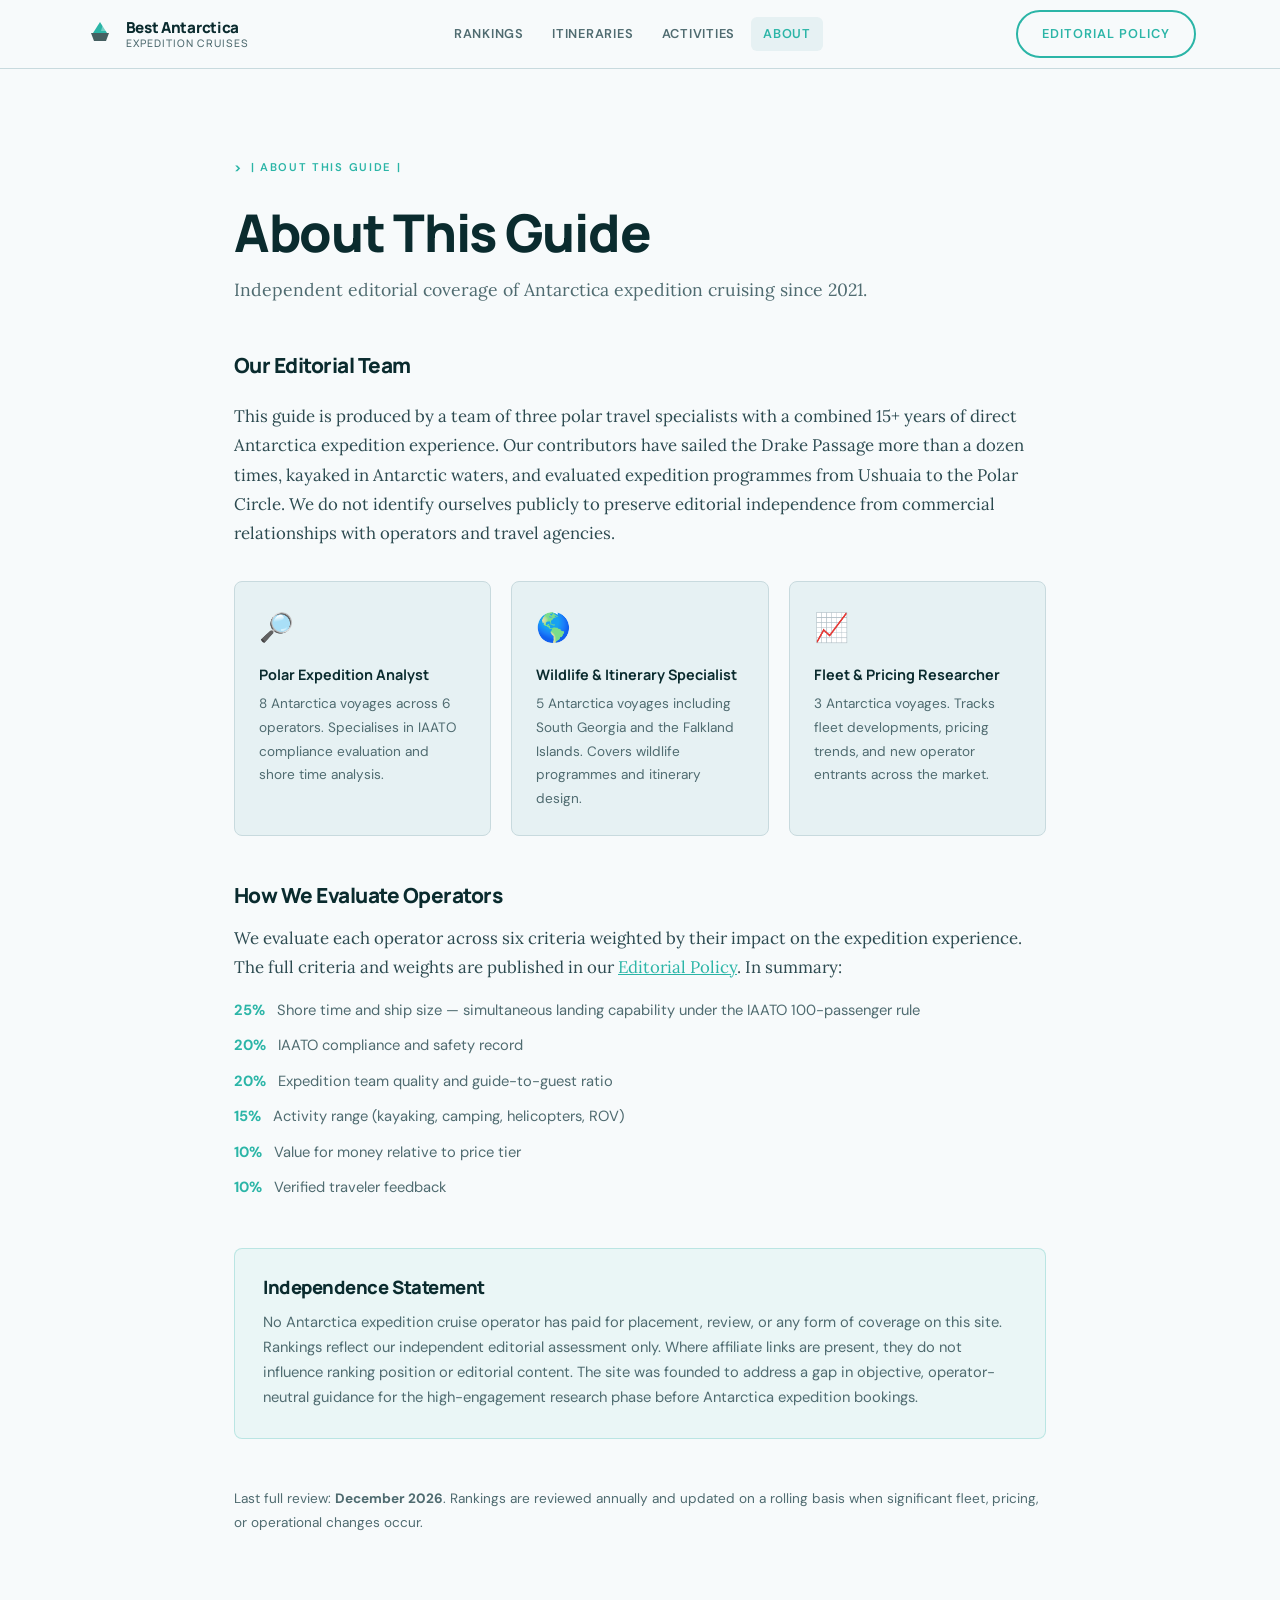
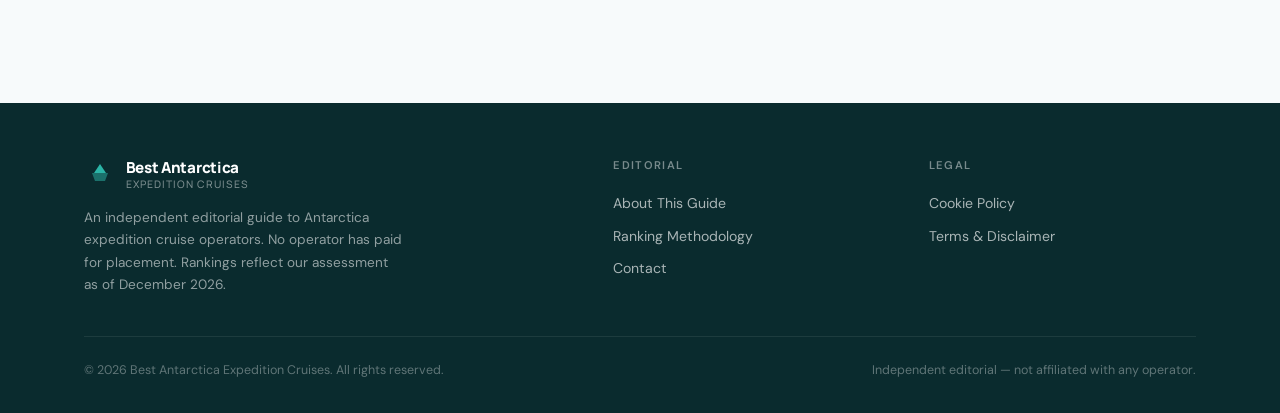
<file: about/index.html>
<!DOCTYPE html>
<html lang="en">
<head>
  <meta charset="UTF-8">
  <meta name="viewport" content="width=device-width, initial-scale=1.0">
  <title>About This Guide — Best Antarctica Expedition Cruises</title>
  <meta name="description" content="Learn about the editorial team, methodology, and independence principles behind the Best Antarctica Expedition Cruises ranking guide.">
  <link rel="canonical" href="https://best-antarctica-expedition-cruises.com/about/">
  <meta property="og:type" content="article">
  <meta property="og:title" content="About This Guide — Best Antarctica Expedition Cruises">
  <meta property="og:description" content="Learn about the editorial team, methodology, and independence principles behind the Best Antarctica Expedition Cruises ranking guide.">
  <meta property="og:url" content="https://best-antarctica-expedition-cruises.com/about/">
  <link rel="icon" href="../favicon.svg" type="image/svg+xml">
  <link rel="stylesheet" href="../css/global.css">
  <link rel="stylesheet" href="../css/main.css">

</head>
<body>
<header class="site-header" role="banner">
  <div class="container">
    <a href="../" class="site-logo" aria-label="Best Antarctica Expedition Cruises — Home">
      <svg class="site-logo__mark" viewBox="0 0 32 32" xmlns="http://www.w3.org/2000/svg" aria-hidden="true">
        <polygon points="16,4 23,15 9,15" fill="#2BB5A7"/>
        <polygon points="7,15 25,15 22,23 10,23" fill="#0A2B2E" opacity="0.75"/>
        <polygon points="19,6 22,13 17,13" fill="#fff" opacity="0.35"/>
      </svg>
      <div class="site-logo__text">
        Best Antarctica
        <span>Expedition Cruises</span>
      </div>
    </a>

    <nav class="site-nav" role="navigation" aria-label="Main navigation">
      <a href="../#rankings">Rankings</a>
      <a href="../#voyage-types">Itineraries</a>
      <a href="../#activities">Activities</a>
      <a href="../about/" class="active">About</a>
    </nav>

    <a href="../editorial-policy/" class="btn btn-outline nav-cta">Editorial Policy</a>

    <button class="nav-toggle" aria-expanded="false" aria-controls="site-nav" aria-label="Open navigation">
      <span></span><span></span><span></span>
    </button>
  </div>
</header>
<main>
<section class="section">
  <div class="container" style="max-width:860px;">
    <p class="section-label">| About This Guide |</p>
    <h1>About This Guide</h1>
    <p style="font-family:var(--font-body); font-size:1.1rem; color:var(--color-muted); margin-top:.75rem; margin-bottom:3rem;">Independent editorial coverage of Antarctica expedition cruising since 2021.</p>

    <!-- Team -->
    <div style="display:grid; gap:1.5rem; margin-bottom:3rem;">
      <h2 style="font-size:1.3rem;">Our Editorial Team</h2>
      <p>This guide is produced by a team of three polar travel specialists with a combined 15+ years of direct Antarctica expedition experience. Our contributors have sailed the Drake Passage more than a dozen times, kayaked in Antarctic waters, and evaluated expedition programmes from Ushuaia to the Polar Circle. We do not identify ourselves publicly to preserve editorial independence from commercial relationships with operators and travel agencies.</p>

      <div style="display:grid; grid-template-columns:repeat(auto-fit, minmax(200px,1fr)); gap:1.25rem; margin-top:.5rem;">
        <div style="background:var(--color-bg-alt); border-radius:var(--radius); padding:1.5rem; border:1px solid var(--color-border);">
          <div style="font-size:1.75rem; margin-bottom:.75rem;">&#128270;</div>
          <div style="font-family:var(--font-display); font-weight:700; font-size:.9rem; margin-bottom:.4rem;">Polar Expedition Analyst</div>
          <p style="font-family:var(--font-ui); font-size:.85rem; color:var(--color-muted);">8 Antarctica voyages across 6 operators. Specialises in IAATO compliance evaluation and shore time analysis.</p>
        </div>
        <div style="background:var(--color-bg-alt); border-radius:var(--radius); padding:1.5rem; border:1px solid var(--color-border);">
          <div style="font-size:1.75rem; margin-bottom:.75rem;">&#127758;</div>
          <div style="font-family:var(--font-display); font-weight:700; font-size:.9rem; margin-bottom:.4rem;">Wildlife &amp; Itinerary Specialist</div>
          <p style="font-family:var(--font-ui); font-size:.85rem; color:var(--color-muted);">5 Antarctica voyages including South Georgia and the Falkland Islands. Covers wildlife programmes and itinerary design.</p>
        </div>
        <div style="background:var(--color-bg-alt); border-radius:var(--radius); padding:1.5rem; border:1px solid var(--color-border);">
          <div style="font-size:1.75rem; margin-bottom:.75rem;">&#128200;</div>
          <div style="font-family:var(--font-display); font-weight:700; font-size:.9rem; margin-bottom:.4rem;">Fleet &amp; Pricing Researcher</div>
          <p style="font-family:var(--font-ui); font-size:.85rem; color:var(--color-muted);">3 Antarctica voyages. Tracks fleet developments, pricing trends, and new operator entrants across the market.</p>
        </div>
      </div>
    </div>

    <!-- Methodology -->
    <div style="margin-bottom:3rem;">
      <h2 style="font-size:1.3rem; margin-bottom:1rem;">How We Evaluate Operators</h2>
      <p>We evaluate each operator across six criteria weighted by their impact on the expedition experience. The full criteria and weights are published in our <a href="../editorial-policy/" style="color:var(--color-accent); text-decoration:underline;">Editorial Policy</a>. In summary:</p>
      <ul style="margin-top:1rem; display:grid; gap:.75rem;">
        <li style="display:flex; gap:.75rem; align-items:flex-start; font-family:var(--font-ui); font-size:.92rem; color:var(--color-muted);">
          <span style="color:var(--color-accent); font-weight:700; flex-shrink:0;">25%</span>
          Shore time and ship size — simultaneous landing capability under the IAATO 100-passenger rule
        </li>
        <li style="display:flex; gap:.75rem; align-items:flex-start; font-family:var(--font-ui); font-size:.92rem; color:var(--color-muted);">
          <span style="color:var(--color-accent); font-weight:700; flex-shrink:0;">20%</span>
          IAATO compliance and safety record
        </li>
        <li style="display:flex; gap:.75rem; align-items:flex-start; font-family:var(--font-ui); font-size:.92rem; color:var(--color-muted);">
          <span style="color:var(--color-accent); font-weight:700; flex-shrink:0;">20%</span>
          Expedition team quality and guide-to-guest ratio
        </li>
        <li style="display:flex; gap:.75rem; align-items:flex-start; font-family:var(--font-ui); font-size:.92rem; color:var(--color-muted);">
          <span style="color:var(--color-accent); font-weight:700; flex-shrink:0;">15%</span>
          Activity range (kayaking, camping, helicopters, ROV)
        </li>
        <li style="display:flex; gap:.75rem; align-items:flex-start; font-family:var(--font-ui); font-size:.92rem; color:var(--color-muted);">
          <span style="color:var(--color-accent); font-weight:700; flex-shrink:0;">10%</span>
          Value for money relative to price tier
        </li>
        <li style="display:flex; gap:.75rem; align-items:flex-start; font-family:var(--font-ui); font-size:.92rem; color:var(--color-muted);">
          <span style="color:var(--color-accent); font-weight:700; flex-shrink:0;">10%</span>
          Verified traveler feedback
        </li>
      </ul>
    </div>

    <!-- Independence -->
    <div style="background:rgba(43,181,167,.06); border:1px solid rgba(43,181,167,.25); border-radius:var(--radius); padding:1.75rem; margin-bottom:3rem;">
      <h2 style="font-size:1.15rem; margin-bottom:.75rem;">Independence Statement</h2>
      <p style="font-family:var(--font-ui); font-size:.92rem; line-height:1.7; color:var(--color-muted);">No Antarctica expedition cruise operator has paid for placement, review, or any form of coverage on this site. Rankings reflect our independent editorial assessment only. Where affiliate links are present, they do not influence ranking position or editorial content. The site was founded to address a gap in objective, operator-neutral guidance for the high-engagement research phase before Antarctica expedition bookings.</p>
    </div>

    <!-- Last Review -->
    <p style="font-family:var(--font-ui); font-size:.85rem; color:var(--color-muted);">Last full review: <strong id="about-date"></strong>. Rankings are reviewed annually and updated on a rolling basis when significant fleet, pricing, or operational changes occur.</p>
  </div>
</section>
<script>
  const d = new Date();
  const el = document.getElementById('about-date');
  if (el) el.textContent = d.toLocaleString('en-US',{month:'long'}) + ' ' + d.getFullYear();
</script>
</main>
<footer class="site-footer" role="contentinfo">
  <div class="container">
    <div class="footer-grid">
      <div class="footer-brand">
        <a href="../" class="site-logo" aria-label="Home">
          <svg class="site-logo__mark" viewBox="0 0 32 32" xmlns="http://www.w3.org/2000/svg" aria-hidden="true">
            <polygon points="16,5 22,14 10,14" fill="#2BB5A7"/>
            <polygon points="8,14 24,14 21,22 11,22" fill="#2BB5A7" opacity="0.5"/>
          </svg>
          <div class="site-logo__text">
            Best Antarctica
            <span>Expedition Cruises</span>
          </div>
        </a>
        <p>An independent editorial guide to Antarctica expedition cruise operators. No operator has paid for placement. Rankings reflect our assessment as of <span id="footer-date"></span>.</p>
      </div>

      <div class="footer-col">
        <h4>Editorial</h4>
        <a href="../about/">About This Guide</a>
        <a href="../editorial-policy/">Ranking Methodology</a>
        <a href="../contact/">Contact</a>
      </div>

      <div class="footer-col">
        <h4>Legal</h4>
        <a href="../cookie-policy/">Cookie Policy</a>
        <a href="../terms/">Terms &amp; Disclaimer</a>
      </div>
    </div>

    <div class="footer-bottom">
      <span>&copy; <span id="footer-year"></span> Best Antarctica Expedition Cruises. All rights reserved.</span>
      <span>Independent editorial — not affiliated with any operator.</span>
    </div>
  </div>
</footer>

<script>
  const now = new Date();
  const month = now.toLocaleString('en-US', { month: 'long' });
  const year = now.getFullYear();
  document.querySelectorAll('#footer-date').forEach(el => el.textContent = month + ' ' + year);
  document.querySelectorAll('#footer-year').forEach(el => el.textContent = year);
</script>
<script src="../js/nav.js"></script>
</body>
</html>
</file>
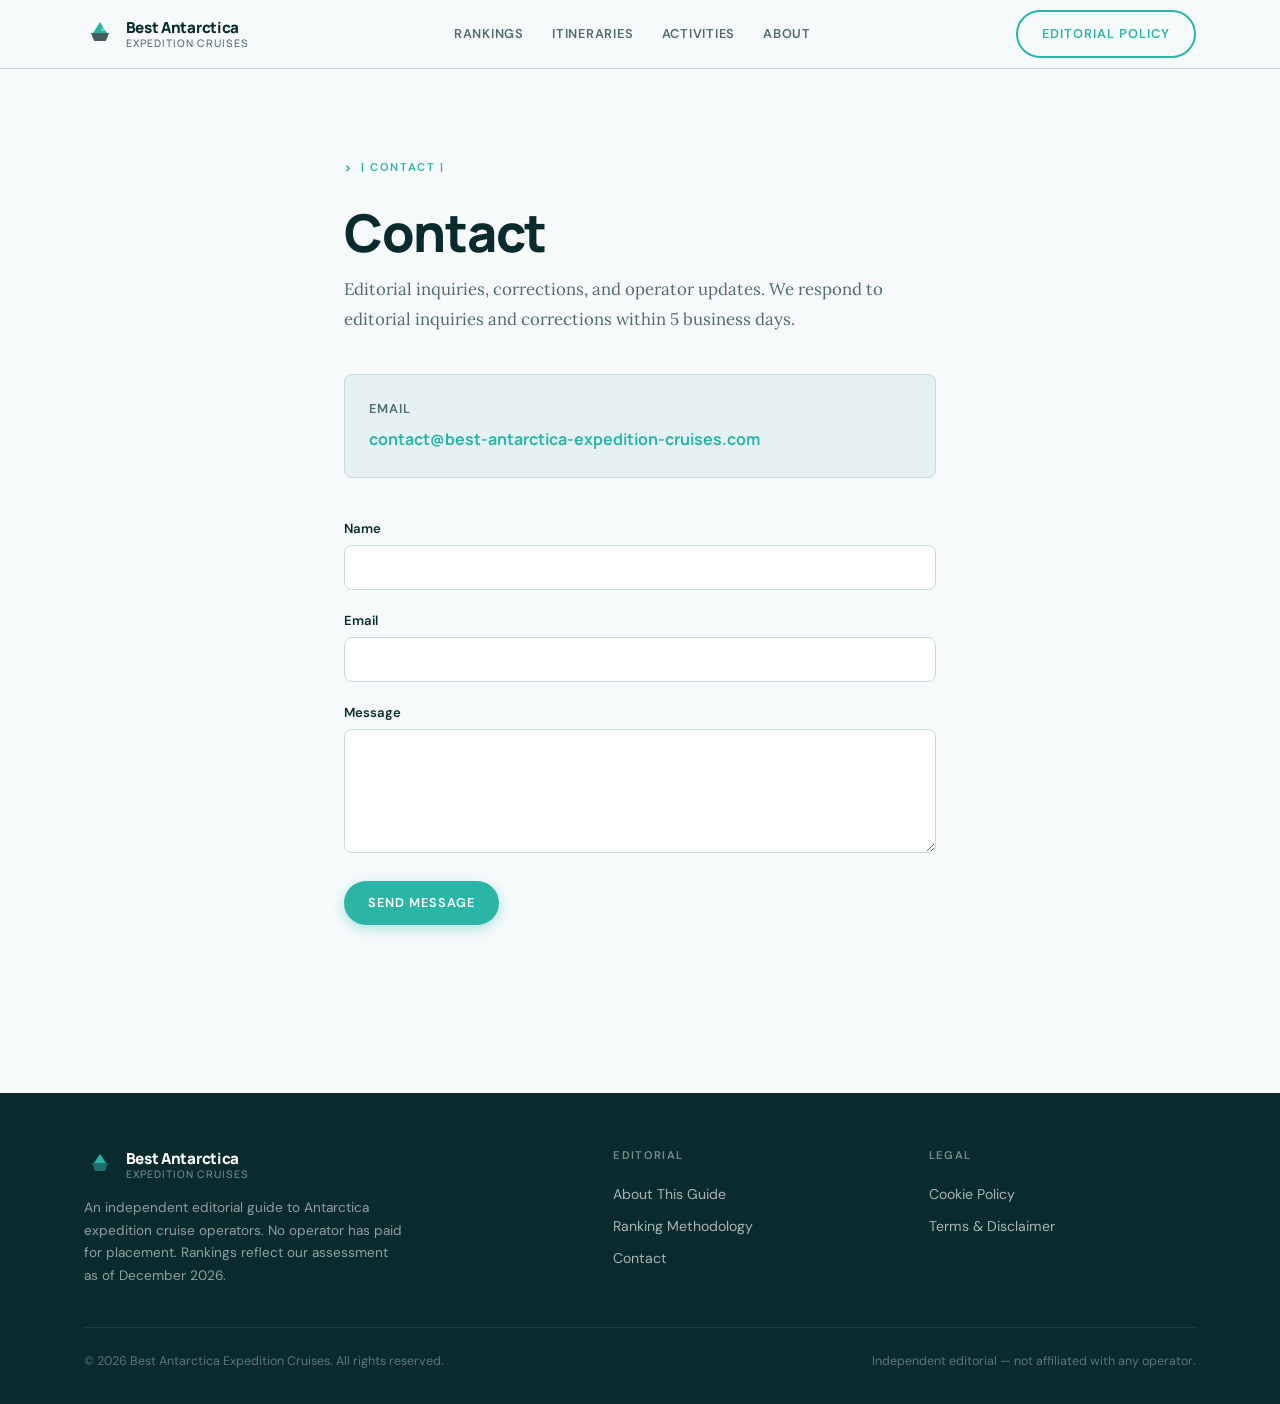
<file: contact/index.html>
<!DOCTYPE html>
<html lang="en">
<head>
  <meta charset="UTF-8">
  <meta name="viewport" content="width=device-width, initial-scale=1.0">
  <title>Contact — Best Antarctica Expedition Cruises</title>
  <meta name="description" content="Contact the editorial team for corrections, operator updates, or general inquiries.">
  <link rel="canonical" href="https://best-antarctica-expedition-cruises.com/contact/">
  <meta property="og:type" content="article">
  <meta property="og:title" content="Contact — Best Antarctica Expedition Cruises">
  <meta property="og:description" content="Contact the editorial team for corrections, operator updates, or general inquiries.">
  <meta property="og:url" content="https://best-antarctica-expedition-cruises.com/contact/">
  <link rel="icon" href="../favicon.svg" type="image/svg+xml">
  <link rel="stylesheet" href="../css/global.css">
  <link rel="stylesheet" href="../css/main.css">

</head>
<body>
<header class="site-header" role="banner">
  <div class="container">
    <a href="../" class="site-logo" aria-label="Best Antarctica Expedition Cruises — Home">
      <svg class="site-logo__mark" viewBox="0 0 32 32" xmlns="http://www.w3.org/2000/svg" aria-hidden="true">
        <polygon points="16,4 23,15 9,15" fill="#2BB5A7"/>
        <polygon points="7,15 25,15 22,23 10,23" fill="#0A2B2E" opacity="0.75"/>
        <polygon points="19,6 22,13 17,13" fill="#fff" opacity="0.35"/>
      </svg>
      <div class="site-logo__text">
        Best Antarctica
        <span>Expedition Cruises</span>
      </div>
    </a>

    <nav class="site-nav" role="navigation" aria-label="Main navigation">
      <a href="../#rankings">Rankings</a>
      <a href="../#voyage-types">Itineraries</a>
      <a href="../#activities">Activities</a>
      <a href="../about/">About</a>
    </nav>

    <a href="../editorial-policy/" class="btn btn-outline nav-cta">Editorial Policy</a>

    <button class="nav-toggle" aria-expanded="false" aria-controls="site-nav" aria-label="Open navigation">
      <span></span><span></span><span></span>
    </button>
  </div>
</header>
<main>
<section class="section">
  <div class="container" style="max-width:640px;">
    <p class="section-label">| Contact |</p>
    <h1>Contact</h1>
    <p style="font-family:var(--font-body); font-size:1.05rem; color:var(--color-muted); margin-top:.75rem; margin-bottom:2.5rem;">Editorial inquiries, corrections, and operator updates. We respond to editorial inquiries and corrections within 5 business days.</p>

    <div style="background:var(--color-bg-alt); border-radius:var(--radius); padding:1.5rem; margin-bottom:2.5rem; border:1px solid var(--color-border);">
      <div style="font-family:var(--font-ui); font-size:.8rem; font-weight:600; letter-spacing:.08em; text-transform:uppercase; color:var(--color-muted); margin-bottom:.5rem;">Email</div>
      <a href="mailto:contact@best-antarctica-expedition-cruises.com" style="font-family:var(--font-display); font-weight:700; font-size:1rem; color:var(--color-accent);">contact@best-antarctica-expedition-cruises.com</a>
    </div>

    <form action="mailto:contact@best-antarctica-expedition-cruises.com" method="post" enctype="text/plain" style="display:grid; gap:1.25rem;">
      <div>
        <label style="display:block; font-family:var(--font-ui); font-size:.82rem; font-weight:600; color:var(--color-dark); margin-bottom:.4rem;">Name</label>
        <input type="text" name="name" required
               style="width:100%; padding:.7rem 1rem; border:1px solid var(--color-border); border-radius:var(--radius); font-family:var(--font-ui); font-size:.92rem; color:var(--color-text); background:#fff; outline:none; transition:border-color .2s;"
               onfocus="this.style.borderColor='var(--color-accent)'" onblur="this.style.borderColor='var(--color-border)'">
      </div>
      <div>
        <label style="display:block; font-family:var(--font-ui); font-size:.82rem; font-weight:600; color:var(--color-dark); margin-bottom:.4rem;">Email</label>
        <input type="email" name="email" required
               style="width:100%; padding:.7rem 1rem; border:1px solid var(--color-border); border-radius:var(--radius); font-family:var(--font-ui); font-size:.92rem; color:var(--color-text); background:#fff; outline:none; transition:border-color .2s;"
               onfocus="this.style.borderColor='var(--color-accent)'" onblur="this.style.borderColor='var(--color-border)'">
      </div>
      <div>
        <label style="display:block; font-family:var(--font-ui); font-size:.82rem; font-weight:600; color:var(--color-dark); margin-bottom:.4rem;">Message</label>
        <textarea name="message" rows="5" required
                  style="width:100%; padding:.7rem 1rem; border:1px solid var(--color-border); border-radius:var(--radius); font-family:var(--font-ui); font-size:.92rem; color:var(--color-text); background:#fff; resize:vertical; outline:none; transition:border-color .2s;"
                  onfocus="this.style.borderColor='var(--color-accent)'" onblur="this.style.borderColor='var(--color-border)'"></textarea>
      </div>
      <button type="submit" class="btn btn-primary" style="width:fit-content;">Send Message</button>
    </form>
  </div>
</section>
</main>
<footer class="site-footer" role="contentinfo">
  <div class="container">
    <div class="footer-grid">
      <div class="footer-brand">
        <a href="../" class="site-logo" aria-label="Home">
          <svg class="site-logo__mark" viewBox="0 0 32 32" xmlns="http://www.w3.org/2000/svg" aria-hidden="true">
            <polygon points="16,5 22,14 10,14" fill="#2BB5A7"/>
            <polygon points="8,14 24,14 21,22 11,22" fill="#2BB5A7" opacity="0.5"/>
          </svg>
          <div class="site-logo__text">
            Best Antarctica
            <span>Expedition Cruises</span>
          </div>
        </a>
        <p>An independent editorial guide to Antarctica expedition cruise operators. No operator has paid for placement. Rankings reflect our assessment as of <span id="footer-date"></span>.</p>
      </div>

      <div class="footer-col">
        <h4>Editorial</h4>
        <a href="../about/">About This Guide</a>
        <a href="../editorial-policy/">Ranking Methodology</a>
        <a href="../contact/">Contact</a>
      </div>

      <div class="footer-col">
        <h4>Legal</h4>
        <a href="../cookie-policy/">Cookie Policy</a>
        <a href="../terms/">Terms &amp; Disclaimer</a>
      </div>
    </div>

    <div class="footer-bottom">
      <span>&copy; <span id="footer-year"></span> Best Antarctica Expedition Cruises. All rights reserved.</span>
      <span>Independent editorial — not affiliated with any operator.</span>
    </div>
  </div>
</footer>

<script>
  const now = new Date();
  const month = now.toLocaleString('en-US', { month: 'long' });
  const year = now.getFullYear();
  document.querySelectorAll('#footer-date').forEach(el => el.textContent = month + ' ' + year);
  document.querySelectorAll('#footer-year').forEach(el => el.textContent = year);
</script>
<script src="../js/nav.js"></script>
</body>
</html>
</file>
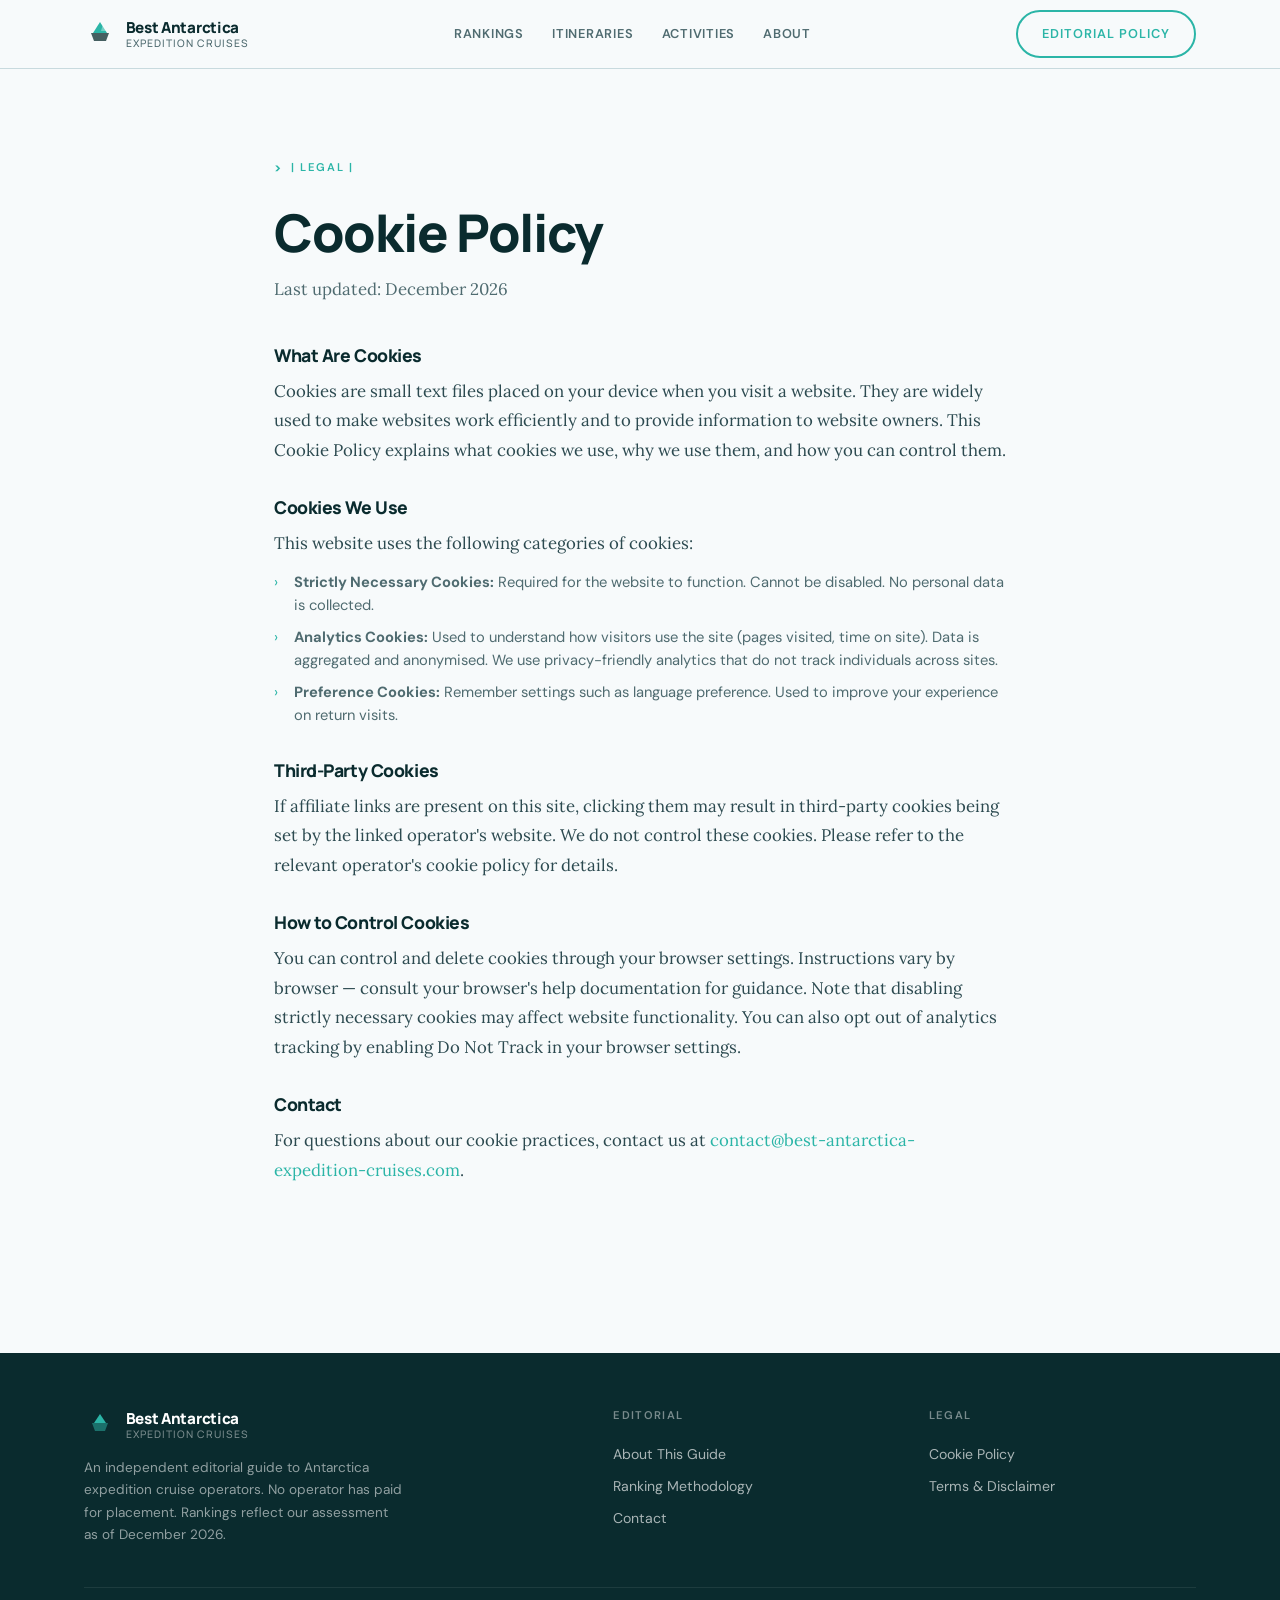
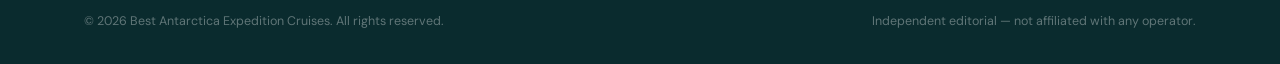
<file: cookie-policy/index.html>
<!DOCTYPE html>
<html lang="en">
<head>
  <meta charset="UTF-8">
  <meta name="viewport" content="width=device-width, initial-scale=1.0">
  <title>Cookie Policy — Best Antarctica Expedition Cruises</title>
  <meta name="description" content="Cookie policy for best-antarctica-expedition-cruises.com.">
  <link rel="canonical" href="https://best-antarctica-expedition-cruises.com/cookie-policy/">
  <meta property="og:type" content="article">
  <meta property="og:title" content="Cookie Policy — Best Antarctica Expedition Cruises">
  <meta property="og:description" content="Cookie policy for best-antarctica-expedition-cruises.com.">
  <meta property="og:url" content="https://best-antarctica-expedition-cruises.com/cookie-policy/">
  <link rel="icon" href="../favicon.svg" type="image/svg+xml">
  <link rel="stylesheet" href="../css/global.css">
  <link rel="stylesheet" href="../css/main.css">

</head>
<body>
<header class="site-header" role="banner">
  <div class="container">
    <a href="../" class="site-logo" aria-label="Best Antarctica Expedition Cruises — Home">
      <svg class="site-logo__mark" viewBox="0 0 32 32" xmlns="http://www.w3.org/2000/svg" aria-hidden="true">
        <polygon points="16,4 23,15 9,15" fill="#2BB5A7"/>
        <polygon points="7,15 25,15 22,23 10,23" fill="#0A2B2E" opacity="0.75"/>
        <polygon points="19,6 22,13 17,13" fill="#fff" opacity="0.35"/>
      </svg>
      <div class="site-logo__text">
        Best Antarctica
        <span>Expedition Cruises</span>
      </div>
    </a>

    <nav class="site-nav" role="navigation" aria-label="Main navigation">
      <a href="../#rankings">Rankings</a>
      <a href="../#voyage-types">Itineraries</a>
      <a href="../#activities">Activities</a>
      <a href="../about/">About</a>
    </nav>

    <a href="../editorial-policy/" class="btn btn-outline nav-cta">Editorial Policy</a>

    <button class="nav-toggle" aria-expanded="false" aria-controls="site-nav" aria-label="Open navigation">
      <span></span><span></span><span></span>
    </button>
  </div>
</header>
<main>
<section class="section">
  <div class="container" style="max-width:780px;">
    <p class="section-label">| Legal |</p>
    <h1>Cookie Policy</h1>
    <p style="font-family:var(--font-body); font-size:1.05rem; color:var(--color-muted); margin-top:.75rem; margin-bottom:2.5rem;">Last updated: <span id="cp-date"></span></p>

    <div style="display:grid; gap:2rem;">
      <div>
        <h2 style="font-size:1.1rem; margin-bottom:.75rem;">What Are Cookies</h2>
        <p>Cookies are small text files placed on your device when you visit a website. They are widely used to make websites work efficiently and to provide information to website owners. This Cookie Policy explains what cookies we use, why we use them, and how you can control them.</p>
      </div>
      <div>
        <h2 style="font-size:1.1rem; margin-bottom:.75rem;">Cookies We Use</h2>
        <p>This website uses the following categories of cookies:</p>
        <ul style="margin-top:.75rem; display:grid; gap:.5rem;">
          <li style="font-family:var(--font-ui); font-size:.92rem; color:var(--color-muted); padding-left:1.25rem; position:relative;"><span style="position:absolute;left:0;color:var(--color-accent);">›</span><strong>Strictly Necessary Cookies:</strong> Required for the website to function. Cannot be disabled. No personal data is collected.</li>
          <li style="font-family:var(--font-ui); font-size:.92rem; color:var(--color-muted); padding-left:1.25rem; position:relative;"><span style="position:absolute;left:0;color:var(--color-accent);">›</span><strong>Analytics Cookies:</strong> Used to understand how visitors use the site (pages visited, time on site). Data is aggregated and anonymised. We use privacy-friendly analytics that do not track individuals across sites.</li>
          <li style="font-family:var(--font-ui); font-size:.92rem; color:var(--color-muted); padding-left:1.25rem; position:relative;"><span style="position:absolute;left:0;color:var(--color-accent);">›</span><strong>Preference Cookies:</strong> Remember settings such as language preference. Used to improve your experience on return visits.</li>
        </ul>
      </div>
      <div>
        <h2 style="font-size:1.1rem; margin-bottom:.75rem;">Third-Party Cookies</h2>
        <p>If affiliate links are present on this site, clicking them may result in third-party cookies being set by the linked operator's website. We do not control these cookies. Please refer to the relevant operator's cookie policy for details.</p>
      </div>
      <div>
        <h2 style="font-size:1.1rem; margin-bottom:.75rem;">How to Control Cookies</h2>
        <p>You can control and delete cookies through your browser settings. Instructions vary by browser — consult your browser's help documentation for guidance. Note that disabling strictly necessary cookies may affect website functionality. You can also opt out of analytics tracking by enabling Do Not Track in your browser settings.</p>
      </div>
      <div>
        <h2 style="font-size:1.1rem; margin-bottom:.75rem;">Contact</h2>
        <p>For questions about our cookie practices, contact us at <a href="mailto:contact@best-antarctica-expedition-cruises.com" style="color:var(--color-accent);">contact@best-antarctica-expedition-cruises.com</a>.</p>
      </div>
    </div>
  </div>
</section>
<script>
  const d = new Date();
  const el = document.getElementById('cp-date');
  if(el) el.textContent = d.toLocaleString('en-US',{month:'long',year:'numeric'});
</script>
</main>
<footer class="site-footer" role="contentinfo">
  <div class="container">
    <div class="footer-grid">
      <div class="footer-brand">
        <a href="../" class="site-logo" aria-label="Home">
          <svg class="site-logo__mark" viewBox="0 0 32 32" xmlns="http://www.w3.org/2000/svg" aria-hidden="true">
            <polygon points="16,5 22,14 10,14" fill="#2BB5A7"/>
            <polygon points="8,14 24,14 21,22 11,22" fill="#2BB5A7" opacity="0.5"/>
          </svg>
          <div class="site-logo__text">
            Best Antarctica
            <span>Expedition Cruises</span>
          </div>
        </a>
        <p>An independent editorial guide to Antarctica expedition cruise operators. No operator has paid for placement. Rankings reflect our assessment as of <span id="footer-date"></span>.</p>
      </div>

      <div class="footer-col">
        <h4>Editorial</h4>
        <a href="../about/">About This Guide</a>
        <a href="../editorial-policy/">Ranking Methodology</a>
        <a href="../contact/">Contact</a>
      </div>

      <div class="footer-col">
        <h4>Legal</h4>
        <a href="../cookie-policy/">Cookie Policy</a>
        <a href="../terms/">Terms &amp; Disclaimer</a>
      </div>
    </div>

    <div class="footer-bottom">
      <span>&copy; <span id="footer-year"></span> Best Antarctica Expedition Cruises. All rights reserved.</span>
      <span>Independent editorial — not affiliated with any operator.</span>
    </div>
  </div>
</footer>

<script>
  const now = new Date();
  const month = now.toLocaleString('en-US', { month: 'long' });
  const year = now.getFullYear();
  document.querySelectorAll('#footer-date').forEach(el => el.textContent = month + ' ' + year);
  document.querySelectorAll('#footer-year').forEach(el => el.textContent = year);
</script>
<script src="../js/nav.js"></script>
</body>
</html>
</file>
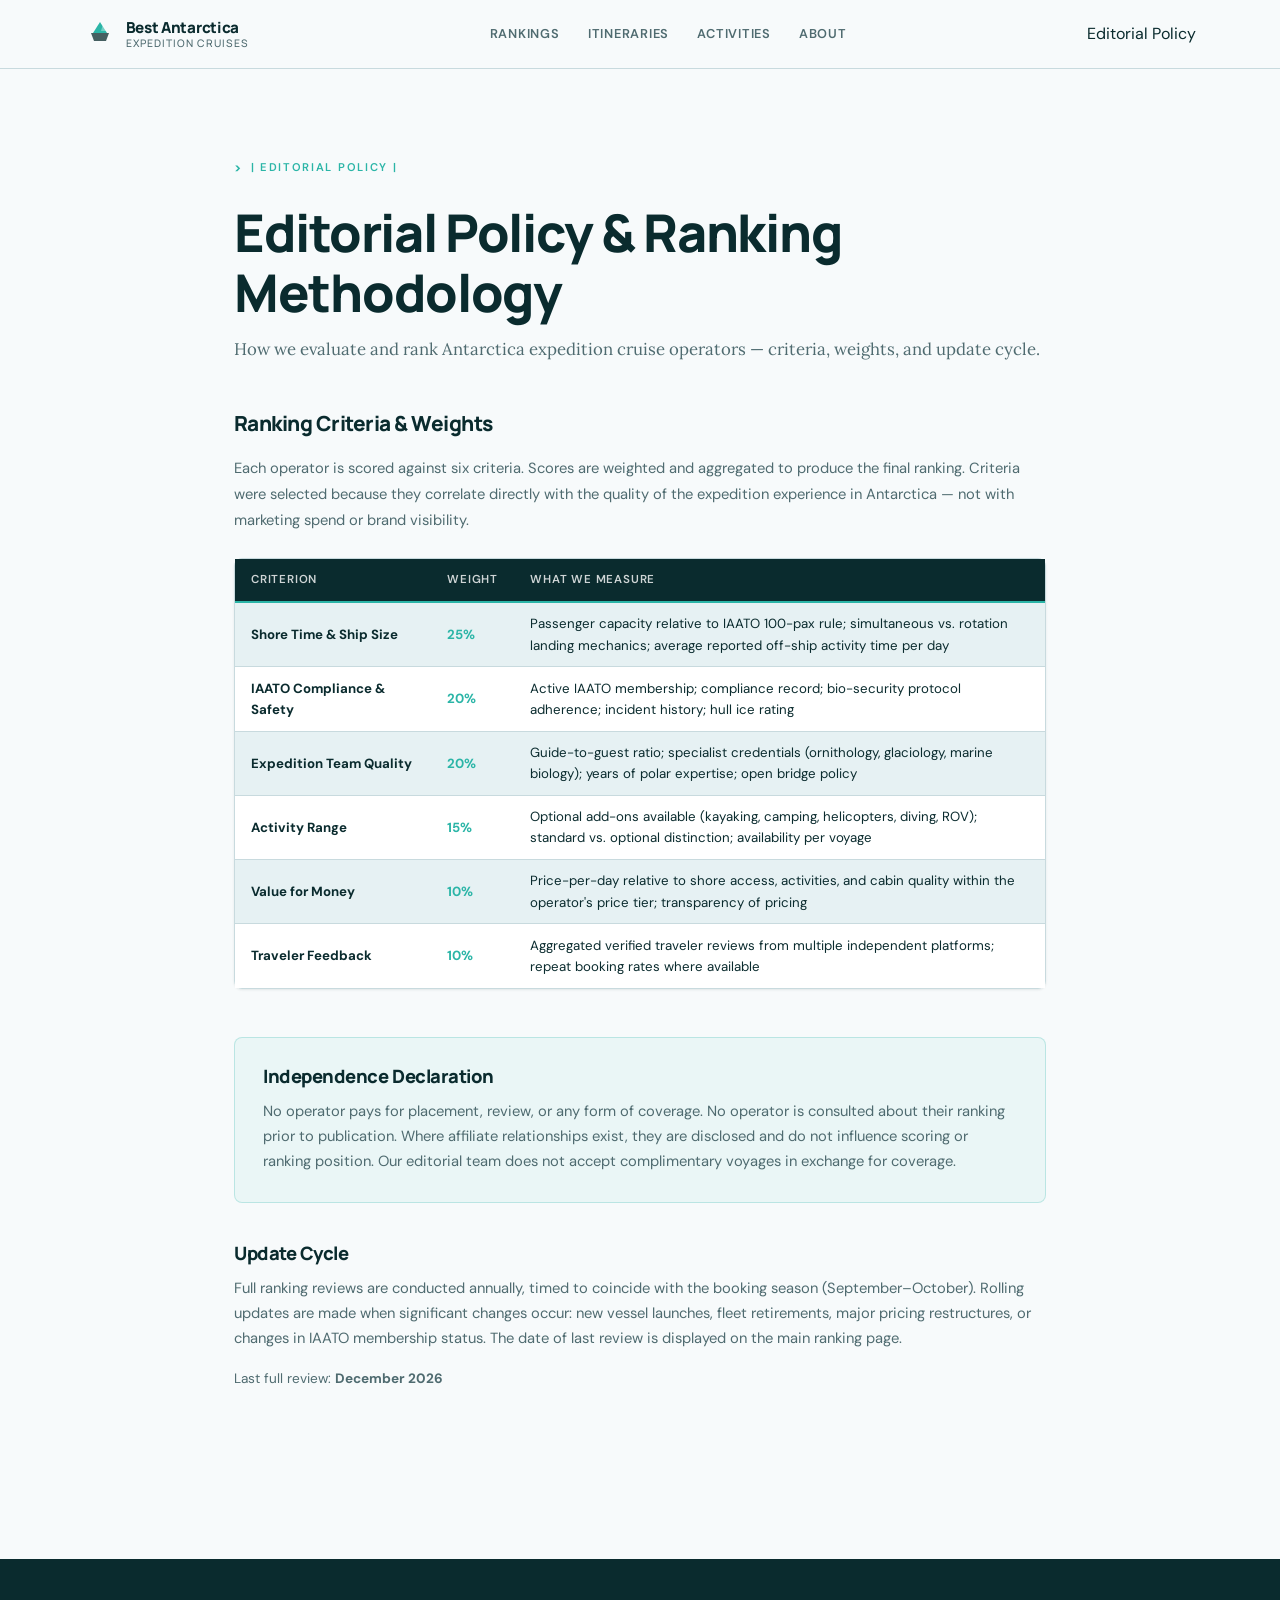
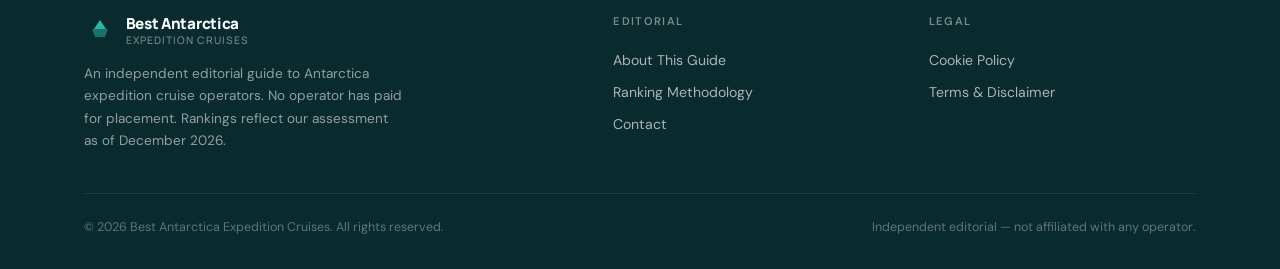
<file: editorial-policy/index.html>
<!DOCTYPE html>
<html lang="en">
<head>
  <meta charset="UTF-8">
  <meta name="viewport" content="width=device-width, initial-scale=1.0">
  <title>Editorial Policy & Ranking Methodology — Best Antarctica Expedition Cruises</title>
  <meta name="description" content="How we rank Antarctica expedition cruise operators: six criteria, weights, independence declaration, and update cycle.">
  <link rel="canonical" href="https://best-antarctica-expedition-cruises.com/editorial-policy/">
  <meta property="og:type" content="article">
  <meta property="og:title" content="Editorial Policy & Ranking Methodology — Best Antarctica Expedition Cruises">
  <meta property="og:description" content="How we rank Antarctica expedition cruise operators: six criteria, weights, independence declaration, and update cycle.">
  <meta property="og:url" content="https://best-antarctica-expedition-cruises.com/editorial-policy/">
  <link rel="icon" href="../favicon.svg" type="image/svg+xml">
  <link rel="stylesheet" href="../css/global.css">
  <link rel="stylesheet" href="../css/main.css">

</head>
<body>
<header class="site-header" role="banner">
  <div class="container">
    <a href="../" class="site-logo" aria-label="Best Antarctica Expedition Cruises — Home">
      <svg class="site-logo__mark" viewBox="0 0 32 32" xmlns="http://www.w3.org/2000/svg" aria-hidden="true">
        <polygon points="16,4 23,15 9,15" fill="#2BB5A7"/>
        <polygon points="7,15 25,15 22,23 10,23" fill="#0A2B2E" opacity="0.75"/>
        <polygon points="19,6 22,13 17,13" fill="#fff" opacity="0.35"/>
      </svg>
      <div class="site-logo__text">
        Best Antarctica
        <span>Expedition Cruises</span>
      </div>
    </a>

    <nav class="site-nav" role="navigation" aria-label="Main navigation">
      <a href="../#rankings">Rankings</a>
      <a href="../#voyage-types">Itineraries</a>
      <a href="../#activities">Activities</a>
      <a href="../about/">About</a>
    </nav>

    <a href="../editorial-policy/" class="active" class="btn btn-outline nav-cta">Editorial Policy</a>

    <button class="nav-toggle" aria-expanded="false" aria-controls="site-nav" aria-label="Open navigation">
      <span></span><span></span><span></span>
    </button>
  </div>
</header>
<main>
<section class="section">
  <div class="container" style="max-width:860px;">
    <p class="section-label">| Editorial Policy |</p>
    <h1>Editorial Policy &amp; Ranking Methodology</h1>
    <p style="font-family:var(--font-body); font-size:1.05rem; color:var(--color-muted); margin-top:.75rem; margin-bottom:3rem;">How we evaluate and rank Antarctica expedition cruise operators — criteria, weights, and update cycle.</p>

    <!-- Criteria Table -->
    <h2 style="font-size:1.3rem; margin-bottom:1.25rem;">Ranking Criteria &amp; Weights</h2>
    <p style="font-family:var(--font-ui); font-size:.92rem; color:var(--color-muted); margin-bottom:1.5rem;">Each operator is scored against six criteria. Scores are weighted and aggregated to produce the final ranking. Criteria were selected because they correlate directly with the quality of the expedition experience in Antarctica — not with marketing spend or brand visibility.</p>

    <div class="table-wrapper" style="margin-bottom:3rem;">
      <table class="activities-table" style="min-width:500px;">
        <thead>
          <tr>
            <th>Criterion</th>
            <th>Weight</th>
            <th>What We Measure</th>
          </tr>
        </thead>
        <tbody>
          <tr>
            <td><strong>Shore Time &amp; Ship Size</strong></td>
            <td><strong style="color:var(--color-accent);">25%</strong></td>
            <td>Passenger capacity relative to IAATO 100-pax rule; simultaneous vs. rotation landing mechanics; average reported off-ship activity time per day</td>
          </tr>
          <tr>
            <td><strong>IAATO Compliance &amp; Safety</strong></td>
            <td><strong style="color:var(--color-accent);">20%</strong></td>
            <td>Active IAATO membership; compliance record; bio-security protocol adherence; incident history; hull ice rating</td>
          </tr>
          <tr>
            <td><strong>Expedition Team Quality</strong></td>
            <td><strong style="color:var(--color-accent);">20%</strong></td>
            <td>Guide-to-guest ratio; specialist credentials (ornithology, glaciology, marine biology); years of polar expertise; open bridge policy</td>
          </tr>
          <tr>
            <td><strong>Activity Range</strong></td>
            <td><strong style="color:var(--color-accent);">15%</strong></td>
            <td>Optional add-ons available (kayaking, camping, helicopters, diving, ROV); standard vs. optional distinction; availability per voyage</td>
          </tr>
          <tr>
            <td><strong>Value for Money</strong></td>
            <td><strong style="color:var(--color-accent);">10%</strong></td>
            <td>Price-per-day relative to shore access, activities, and cabin quality within the operator's price tier; transparency of pricing</td>
          </tr>
          <tr>
            <td><strong>Traveler Feedback</strong></td>
            <td><strong style="color:var(--color-accent);">10%</strong></td>
            <td>Aggregated verified traveler reviews from multiple independent platforms; repeat booking rates where available</td>
          </tr>
        </tbody>
      </table>
    </div>

    <!-- Independence -->
    <div style="background:rgba(43,181,167,.06); border:1px solid rgba(43,181,167,.25); border-radius:var(--radius); padding:1.75rem; margin-bottom:2.5rem;">
      <h2 style="font-size:1.15rem; margin-bottom:.75rem;">Independence Declaration</h2>
      <p style="font-family:var(--font-ui); font-size:.92rem; line-height:1.7; color:var(--color-muted);">No operator pays for placement, review, or any form of coverage. No operator is consulted about their ranking prior to publication. Where affiliate relationships exist, they are disclosed and do not influence scoring or ranking position. Our editorial team does not accept complimentary voyages in exchange for coverage.</p>
    </div>

    <!-- Update Cycle -->
    <h2 style="font-size:1.15rem; margin-bottom:.75rem;">Update Cycle</h2>
    <p style="font-family:var(--font-ui); font-size:.92rem; line-height:1.7; color:var(--color-muted); margin-bottom:1rem;">Full ranking reviews are conducted annually, timed to coincide with the booking season (September–October). Rolling updates are made when significant changes occur: new vessel launches, fleet retirements, major pricing restructures, or changes in IAATO membership status. The date of last review is displayed on the main ranking page.</p>
    <p style="font-family:var(--font-ui); font-size:.85rem; color:var(--color-muted);">Last full review: <strong id="ep-date"></strong></p>
  </div>
</section>
<script>
  const d = new Date();
  const el = document.getElementById('ep-date');
  if(el) el.textContent = d.toLocaleString('en-US',{month:'long'}) + ' ' + d.getFullYear();
</script>
</main>
<footer class="site-footer" role="contentinfo">
  <div class="container">
    <div class="footer-grid">
      <div class="footer-brand">
        <a href="../" class="site-logo" aria-label="Home">
          <svg class="site-logo__mark" viewBox="0 0 32 32" xmlns="http://www.w3.org/2000/svg" aria-hidden="true">
            <polygon points="16,5 22,14 10,14" fill="#2BB5A7"/>
            <polygon points="8,14 24,14 21,22 11,22" fill="#2BB5A7" opacity="0.5"/>
          </svg>
          <div class="site-logo__text">
            Best Antarctica
            <span>Expedition Cruises</span>
          </div>
        </a>
        <p>An independent editorial guide to Antarctica expedition cruise operators. No operator has paid for placement. Rankings reflect our assessment as of <span id="footer-date"></span>.</p>
      </div>

      <div class="footer-col">
        <h4>Editorial</h4>
        <a href="../about/">About This Guide</a>
        <a href="../editorial-policy/">Ranking Methodology</a>
        <a href="../contact/">Contact</a>
      </div>

      <div class="footer-col">
        <h4>Legal</h4>
        <a href="../cookie-policy/">Cookie Policy</a>
        <a href="../terms/">Terms &amp; Disclaimer</a>
      </div>
    </div>

    <div class="footer-bottom">
      <span>&copy; <span id="footer-year"></span> Best Antarctica Expedition Cruises. All rights reserved.</span>
      <span>Independent editorial — not affiliated with any operator.</span>
    </div>
  </div>
</footer>

<script>
  const now = new Date();
  const month = now.toLocaleString('en-US', { month: 'long' });
  const year = now.getFullYear();
  document.querySelectorAll('#footer-date').forEach(el => el.textContent = month + ' ' + year);
  document.querySelectorAll('#footer-year').forEach(el => el.textContent = year);
</script>
<script src="../js/nav.js"></script>
</body>
</html>
</file>
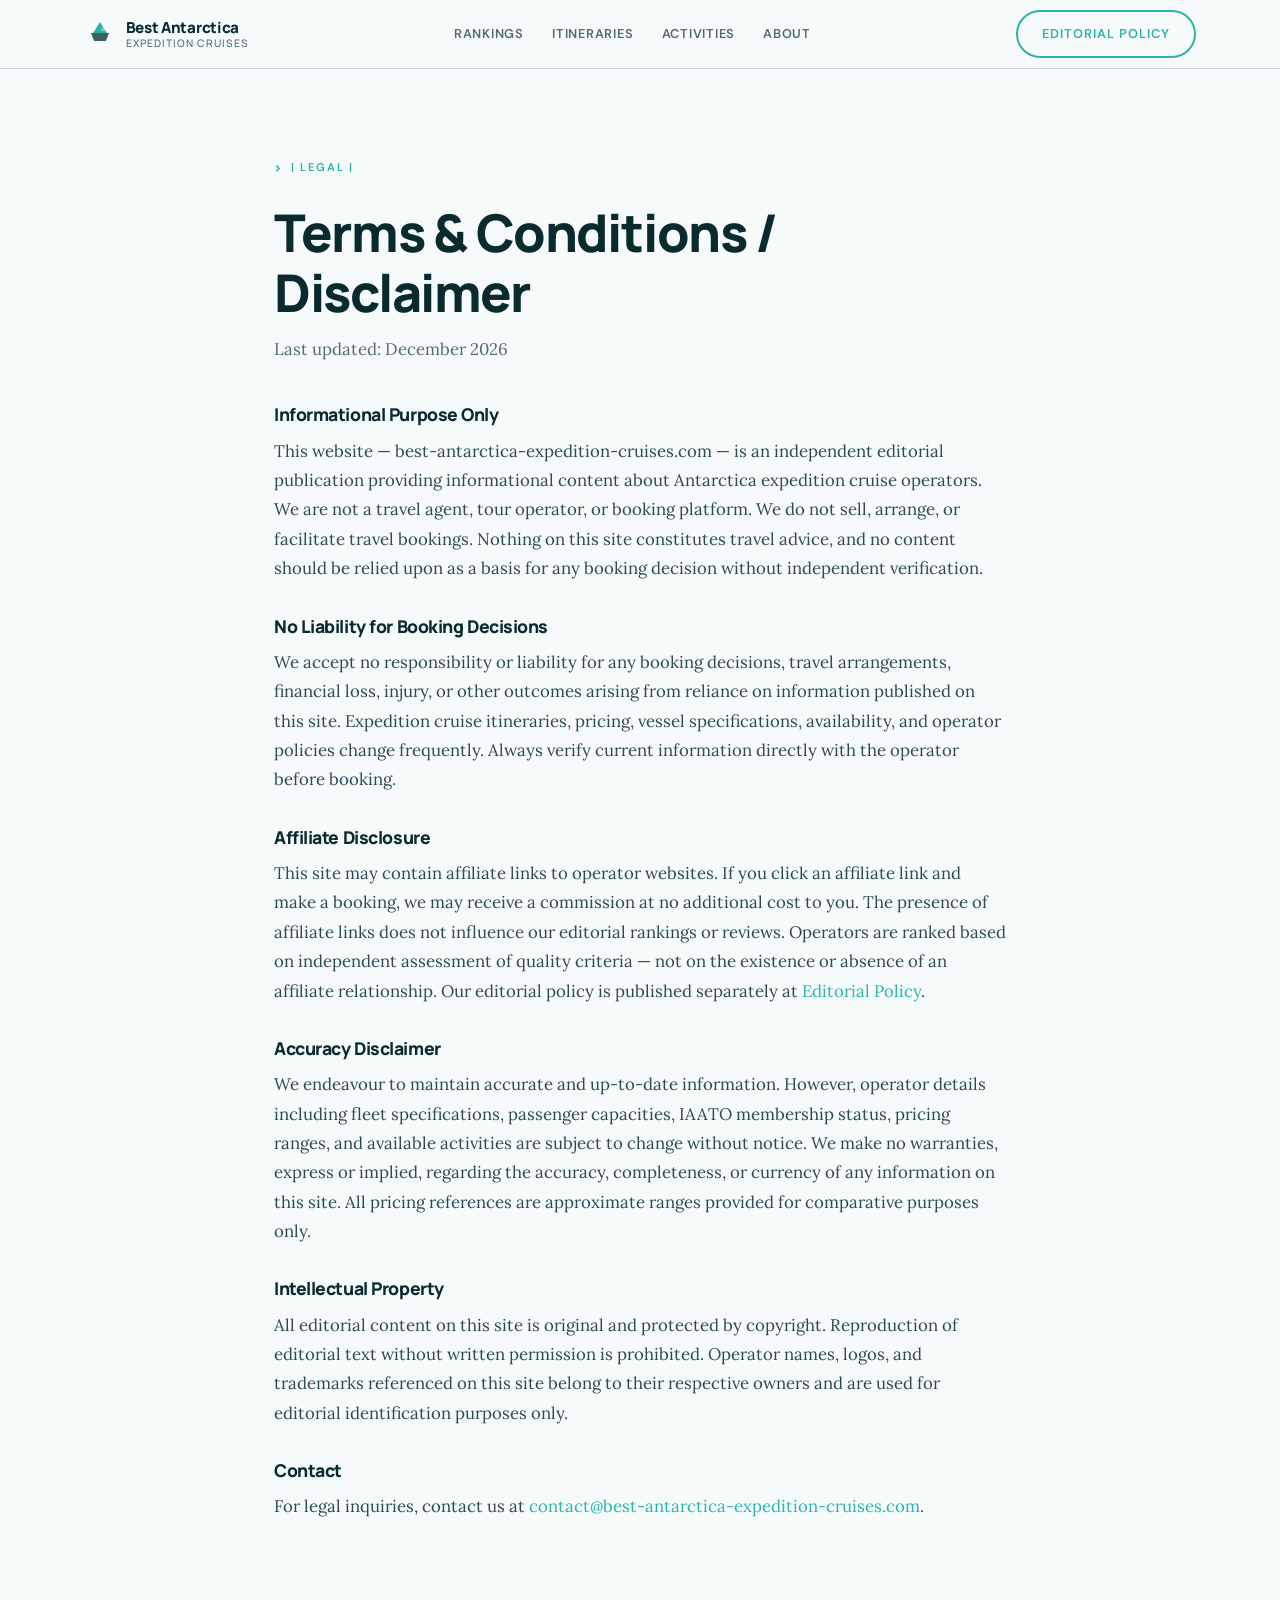
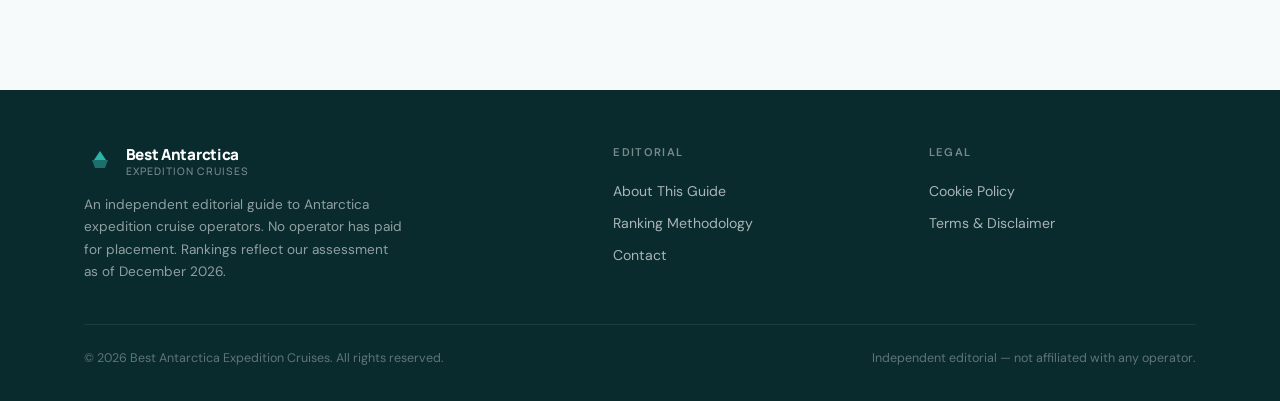
<file: terms/index.html>
<!DOCTYPE html>
<html lang="en">
<head>
  <meta charset="UTF-8">
  <meta name="viewport" content="width=device-width, initial-scale=1.0">
  <title>Terms & Disclaimer — Best Antarctica Expedition Cruises</title>
  <meta name="description" content="Terms, conditions, and affiliate disclosure for best-antarctica-expedition-cruises.com.">
  <link rel="canonical" href="https://best-antarctica-expedition-cruises.com/terms/">
  <meta property="og:type" content="article">
  <meta property="og:title" content="Terms & Disclaimer — Best Antarctica Expedition Cruises">
  <meta property="og:description" content="Terms, conditions, and affiliate disclosure for best-antarctica-expedition-cruises.com.">
  <meta property="og:url" content="https://best-antarctica-expedition-cruises.com/terms/">
  <link rel="icon" href="../favicon.svg" type="image/svg+xml">
  <link rel="stylesheet" href="../css/global.css">
  <link rel="stylesheet" href="../css/main.css">

</head>
<body>
<header class="site-header" role="banner">
  <div class="container">
    <a href="../" class="site-logo" aria-label="Best Antarctica Expedition Cruises — Home">
      <svg class="site-logo__mark" viewBox="0 0 32 32" xmlns="http://www.w3.org/2000/svg" aria-hidden="true">
        <polygon points="16,4 23,15 9,15" fill="#2BB5A7"/>
        <polygon points="7,15 25,15 22,23 10,23" fill="#0A2B2E" opacity="0.75"/>
        <polygon points="19,6 22,13 17,13" fill="#fff" opacity="0.35"/>
      </svg>
      <div class="site-logo__text">
        Best Antarctica
        <span>Expedition Cruises</span>
      </div>
    </a>

    <nav class="site-nav" role="navigation" aria-label="Main navigation">
      <a href="../#rankings">Rankings</a>
      <a href="../#voyage-types">Itineraries</a>
      <a href="../#activities">Activities</a>
      <a href="../about/">About</a>
    </nav>

    <a href="../editorial-policy/" class="btn btn-outline nav-cta">Editorial Policy</a>

    <button class="nav-toggle" aria-expanded="false" aria-controls="site-nav" aria-label="Open navigation">
      <span></span><span></span><span></span>
    </button>
  </div>
</header>
<main>
<section class="section">
  <div class="container" style="max-width:780px;">
    <p class="section-label">| Legal |</p>
    <h1>Terms &amp; Conditions / Disclaimer</h1>
    <p style="font-family:var(--font-body); font-size:1.05rem; color:var(--color-muted); margin-top:.75rem; margin-bottom:2.5rem;">Last updated: <span id="terms-date"></span></p>

    <div style="display:grid; gap:2rem;">
      <div>
        <h2 style="font-size:1.1rem; margin-bottom:.75rem;">Informational Purpose Only</h2>
        <p>This website — best-antarctica-expedition-cruises.com — is an independent editorial publication providing informational content about Antarctica expedition cruise operators. We are not a travel agent, tour operator, or booking platform. We do not sell, arrange, or facilitate travel bookings. Nothing on this site constitutes travel advice, and no content should be relied upon as a basis for any booking decision without independent verification.</p>
      </div>
      <div>
        <h2 style="font-size:1.1rem; margin-bottom:.75rem;">No Liability for Booking Decisions</h2>
        <p>We accept no responsibility or liability for any booking decisions, travel arrangements, financial loss, injury, or other outcomes arising from reliance on information published on this site. Expedition cruise itineraries, pricing, vessel specifications, availability, and operator policies change frequently. Always verify current information directly with the operator before booking.</p>
      </div>
      <div>
        <h2 style="font-size:1.1rem; margin-bottom:.75rem;">Affiliate Disclosure</h2>
        <p>This site may contain affiliate links to operator websites. If you click an affiliate link and make a booking, we may receive a commission at no additional cost to you. The presence of affiliate links does not influence our editorial rankings or reviews. Operators are ranked based on independent assessment of quality criteria — not on the existence or absence of an affiliate relationship. Our editorial policy is published separately at <a href="../editorial-policy/" style="color:var(--color-accent);">Editorial Policy</a>.</p>
      </div>
      <div>
        <h2 style="font-size:1.1rem; margin-bottom:.75rem;">Accuracy Disclaimer</h2>
        <p>We endeavour to maintain accurate and up-to-date information. However, operator details including fleet specifications, passenger capacities, IAATO membership status, pricing ranges, and available activities are subject to change without notice. We make no warranties, express or implied, regarding the accuracy, completeness, or currency of any information on this site. All pricing references are approximate ranges provided for comparative purposes only.</p>
      </div>
      <div>
        <h2 style="font-size:1.1rem; margin-bottom:.75rem;">Intellectual Property</h2>
        <p>All editorial content on this site is original and protected by copyright. Reproduction of editorial text without written permission is prohibited. Operator names, logos, and trademarks referenced on this site belong to their respective owners and are used for editorial identification purposes only.</p>
      </div>
      <div>
        <h2 style="font-size:1.1rem; margin-bottom:.75rem;">Contact</h2>
        <p>For legal inquiries, contact us at <a href="mailto:contact@best-antarctica-expedition-cruises.com" style="color:var(--color-accent);">contact@best-antarctica-expedition-cruises.com</a>.</p>
      </div>
    </div>
  </div>
</section>
<script>
  const d = new Date();
  const el = document.getElementById('terms-date');
  if(el) el.textContent = d.toLocaleString('en-US',{month:'long',year:'numeric'});
</script>
</main>
<footer class="site-footer" role="contentinfo">
  <div class="container">
    <div class="footer-grid">
      <div class="footer-brand">
        <a href="../" class="site-logo" aria-label="Home">
          <svg class="site-logo__mark" viewBox="0 0 32 32" xmlns="http://www.w3.org/2000/svg" aria-hidden="true">
            <polygon points="16,5 22,14 10,14" fill="#2BB5A7"/>
            <polygon points="8,14 24,14 21,22 11,22" fill="#2BB5A7" opacity="0.5"/>
          </svg>
          <div class="site-logo__text">
            Best Antarctica
            <span>Expedition Cruises</span>
          </div>
        </a>
        <p>An independent editorial guide to Antarctica expedition cruise operators. No operator has paid for placement. Rankings reflect our assessment as of <span id="footer-date"></span>.</p>
      </div>

      <div class="footer-col">
        <h4>Editorial</h4>
        <a href="../about/">About This Guide</a>
        <a href="../editorial-policy/">Ranking Methodology</a>
        <a href="../contact/">Contact</a>
      </div>

      <div class="footer-col">
        <h4>Legal</h4>
        <a href="../cookie-policy/">Cookie Policy</a>
        <a href="../terms/">Terms &amp; Disclaimer</a>
      </div>
    </div>

    <div class="footer-bottom">
      <span>&copy; <span id="footer-year"></span> Best Antarctica Expedition Cruises. All rights reserved.</span>
      <span>Independent editorial — not affiliated with any operator.</span>
    </div>
  </div>
</footer>

<script>
  const now = new Date();
  const month = now.toLocaleString('en-US', { month: 'long' });
  const year = now.getFullYear();
  document.querySelectorAll('#footer-date').forEach(el => el.textContent = month + ' ' + year);
  document.querySelectorAll('#footer-year').forEach(el => el.textContent = year);
</script>
<script src="../js/nav.js"></script>
</body>
</html>
</file>
<file: css/global.css>
/* ============================================================
   GLOBAL.CSS — Design system, reset, header, footer, shared
   ============================================================ */

@import url('https://fonts.googleapis.com/css2?family=Manrope:wght@400;500;600;700;800&family=Lora:ital,wght@0,400;0,500;0,600;1,400&family=DM+Sans:wght@400;500;600&display=swap');

/* ── Variables ─────────────────────────────────────────────── */
:root {
  --color-dark:        #0A2B2E;
  --color-dark-2:      #0D3336;
  --color-accent:      #2BB5A7;
  --color-accent-dim:  #1D8F84;
  --color-bg:          #F7FAFB;
  --color-bg-alt:      #E6F1F3;
  --color-text:        #0A2B2E;
  --color-muted:       #4F6B70;
  --color-border:      #C8DADE;
  --color-gold:        #C9A84C;
  --color-silver:      #8FA5AA;
  --color-bronze:      #A87248;

  --font-display:  'Manrope', sans-serif;
  --font-body:     'Lora', serif;
  --font-ui:       'DM Sans', sans-serif;

  --max-width:     1160px;
  --radius:        8px;
  --radius-lg:     16px;
  --radius-pill:   999px;

  --shadow-sm:     0 1px 3px rgba(10,43,46,.06), 0 1px 2px rgba(10,43,46,.04);
  --shadow-md:     0 4px 16px rgba(10,43,46,.08), 0 2px 6px rgba(10,43,46,.05);
  --shadow-lg:     0 12px 40px rgba(10,43,46,.12), 0 4px 12px rgba(10,43,46,.07);

  --transition:    0.2s cubic-bezier(0.4, 0, 0.2, 1);
}

/* ── Reset ──────────────────────────────────────────────────── */
*, *::before, *::after { box-sizing: border-box; margin: 0; padding: 0; }

html { scroll-behavior: smooth; }

body {
  font-family: var(--font-ui);
  font-size: 1rem;
  line-height: 1.6;
  color: var(--color-text);
  background: var(--color-bg);
  -webkit-font-smoothing: antialiased;
}

img { display: block; max-width: 100%; }
a { color: inherit; text-decoration: none; }
ul, ol { list-style: none; }
button { cursor: pointer; border: none; background: none; font: inherit; }

/* ── Layout ─────────────────────────────────────────────────── */
.container {
  max-width: var(--max-width);
  margin: 0 auto;
  padding: 0 1.5rem;
}

/* ── Typography ─────────────────────────────────────────────── */
h1, h2, h3, h4 {
  font-family: var(--font-display);
  font-weight: 800;
  line-height: 1.15;
  color: var(--color-dark);
  letter-spacing: -0.025em;
}

h1 { font-size: clamp(2rem, 5vw, 3.25rem); }
h2 { font-size: clamp(1.5rem, 3.5vw, 2.25rem); }
h3 { font-size: clamp(1.1rem, 2vw, 1.4rem); font-weight: 700; }
h4 { font-size: 1.05rem; font-weight: 700; }

p {
  font-family: var(--font-body);
  font-size: 1.05rem;
  line-height: 1.75;
  color: #2C4A50;
}

/* ── Section Label (> | NAME | pattern) ─────────────────────── */
.section-label {
  display: flex;
  align-items: center;
  gap: 0.5rem;
  font-family: var(--font-ui);
  font-size: 0.7rem;
  font-weight: 600;
  letter-spacing: 0.15em;
  text-transform: uppercase;
  color: var(--color-accent);
  margin-bottom: 1.5rem;
}
.section-label::before {
  content: '>';
  font-size: 0.8rem;
  font-weight: 700;
}
.section-label span {
  color: var(--color-muted);
  font-weight: 400;
}
.section-label::before,
.section-label::after { color: var(--color-accent); }

/* ── Buttons ─────────────────────────────────────────────────── */
.btn {
  display: inline-flex;
  align-items: center;
  gap: 0.4rem;
  font-family: var(--font-ui);
  font-size: 0.8rem;
  font-weight: 600;
  letter-spacing: 0.08em;
  text-transform: uppercase;
  padding: 0.75rem 1.5rem;
  border-radius: var(--radius-pill);
  transition: transform var(--transition), box-shadow var(--transition), background var(--transition), color var(--transition);
}
.btn:active { transform: translateY(1px); }

.btn-primary {
  background: var(--color-accent);
  color: #fff;
  box-shadow: 0 4px 14px rgba(43,181,167,.35);
}
.btn-primary:hover {
  background: var(--color-accent-dim);
  box-shadow: 0 6px 20px rgba(43,181,167,.45);
  transform: translateY(-1px);
}
.btn-primary:focus-visible {
  outline: 3px solid var(--color-accent);
  outline-offset: 3px;
}

.btn-outline {
  background: transparent;
  color: var(--color-accent);
  border: 2px solid var(--color-accent);
}
.btn-outline:hover {
  background: var(--color-accent);
  color: #fff;
  transform: translateY(-1px);
}
.btn-outline:focus-visible {
  outline: 3px solid var(--color-accent);
  outline-offset: 3px;
}

.btn-outline-dark {
  background: transparent;
  color: #fff;
  border: 2px solid rgba(255,255,255,.5);
}
.btn-outline-dark:hover {
  border-color: #fff;
  background: rgba(255,255,255,.08);
  transform: translateY(-1px);
}

/* ── Card corner brackets ────────────────────────────────────── */
.bracketed {
  position: relative;
}
.bracketed::before,
.bracketed::after {
  content: '';
  position: absolute;
  width: 14px;
  height: 14px;
  border-color: var(--color-accent);
  border-style: solid;
  opacity: 0.5;
}
.bracketed::before {
  top: -1px; left: -1px;
  border-width: 2px 0 0 2px;
}
.bracketed::after {
  bottom: -1px; right: -1px;
  border-width: 0 2px 2px 0;
}

/* ── Site Header ─────────────────────────────────────────────── */
.site-header {
  position: sticky;
  top: 0;
  z-index: 100;
  background: rgba(247, 250, 251, 0.92);
  backdrop-filter: blur(12px);
  -webkit-backdrop-filter: blur(12px);
  border-bottom: 1px solid var(--color-border);
}
.site-header .container {
  height: 68px;
  display: flex;
  align-items: center;
  justify-content: space-between;
  gap: 1.5rem;
}

/* Logo */
.site-logo {
  display: flex;
  align-items: center;
  gap: 0.6rem;
  text-decoration: none;
  flex-shrink: 0;
}
.site-logo__mark {
  width: 32px;
  height: 32px;
}
.site-logo__text {
  font-family: var(--font-display);
  font-weight: 800;
  font-size: 0.95rem;
  letter-spacing: -0.02em;
  color: var(--color-dark);
  line-height: 1.2;
}
.site-logo__text span {
  display: block;
  font-size: 0.65rem;
  font-weight: 500;
  letter-spacing: 0.1em;
  text-transform: uppercase;
  color: var(--color-muted);
}

/* Nav */
.site-nav {
  display: none;
  align-items: center;
  gap: 0.25rem;
}
.site-nav a {
  font-family: var(--font-ui);
  font-size: 0.8rem;
  font-weight: 600;
  letter-spacing: 0.06em;
  text-transform: uppercase;
  color: var(--color-muted);
  padding: 0.4rem 0.75rem;
  border-radius: 6px;
  transition: color var(--transition), background var(--transition);
}
.site-nav a:hover,
.site-nav a.active {
  color: var(--color-dark);
  background: var(--color-bg-alt);
}
.site-nav a.active { color: var(--color-accent); }

/* Nav CTA */
.nav-cta {
  display: none;
}

/* Hamburger */
.nav-toggle {
  display: flex;
  flex-direction: column;
  justify-content: center;
  gap: 5px;
  width: 36px;
  height: 36px;
  padding: 6px;
  border-radius: 8px;
  transition: background var(--transition);
}
.nav-toggle:hover { background: var(--color-bg-alt); }
.nav-toggle span {
  display: block;
  height: 2px;
  background: var(--color-dark);
  border-radius: 2px;
  transition: transform var(--transition), opacity var(--transition);
}
.nav-toggle[aria-expanded="true"] span:nth-child(1) {
  transform: translateY(7px) rotate(45deg);
}
.nav-toggle[aria-expanded="true"] span:nth-child(2) {
  opacity: 0;
}
.nav-toggle[aria-expanded="true"] span:nth-child(3) {
  transform: translateY(-7px) rotate(-45deg);
}

/* Mobile nav dropdown */
.site-nav.is-open {
  display: flex;
  flex-direction: column;
  position: absolute;
  top: 68px;
  left: 0;
  right: 0;
  background: var(--color-bg);
  border-bottom: 1px solid var(--color-border);
  padding: 1rem 1.5rem;
  gap: 0.25rem;
  box-shadow: var(--shadow-lg);
}
.site-nav.is-open a {
  font-size: 0.9rem;
  padding: 0.6rem 0.75rem;
}

@media (min-width: 768px) {
  .site-nav { display: flex; }
  .nav-cta { display: inline-flex; }
  .nav-toggle { display: none; }
  .site-nav.is-open {
    display: flex;
    flex-direction: row;
    position: static;
    padding: 0;
    box-shadow: none;
    border: none;
  }
}

/* ── Site Footer ─────────────────────────────────────────────── */
.site-footer {
  background: var(--color-dark);
  color: rgba(255,255,255,.75);
  padding: 3.5rem 0 2rem;
  margin-top: 5rem;
}
.footer-grid {
  display: grid;
  grid-template-columns: 1fr;
  gap: 2.5rem;
}
@media (min-width: 768px) {
  .footer-grid {
    grid-template-columns: 1.8fr 1fr 1fr;
    gap: 3rem;
  }
}

.footer-brand .site-logo__text { color: #fff; }
.footer-brand .site-logo__text span { color: rgba(255,255,255,.45); }
.footer-brand p {
  font-family: var(--font-ui);
  font-size: 0.85rem;
  line-height: 1.65;
  color: rgba(255,255,255,.55);
  margin-top: 1rem;
  max-width: 320px;
}

.footer-col h4 {
  font-family: var(--font-ui);
  font-size: 0.7rem;
  font-weight: 600;
  letter-spacing: 0.12em;
  text-transform: uppercase;
  color: rgba(255,255,255,.45);
  margin-bottom: 1rem;
}
.footer-col a {
  display: block;
  font-family: var(--font-ui);
  font-size: 0.88rem;
  color: rgba(255,255,255,.65);
  padding: 0.3rem 0;
  transition: color var(--transition);
}
.footer-col a:hover { color: var(--color-accent); }

.footer-bottom {
  border-top: 1px solid rgba(255,255,255,.08);
  margin-top: 2.5rem;
  padding-top: 1.5rem;
  display: flex;
  flex-direction: column;
  gap: 0.5rem;
  font-family: var(--font-ui);
  font-size: 0.78rem;
  color: rgba(255,255,255,.35);
}
@media (min-width: 768px) {
  .footer-bottom {
    flex-direction: row;
    justify-content: space-between;
    align-items: center;
  }
}

/* ── Divider ─────────────────────────────────────────────────── */
.divider {
  border: none;
  border-top: 1px solid var(--color-border);
  margin: 3rem 0;
}
</file>
<file: css/main.css>
/* ============================================================
   MAIN.CSS — Ranking page styles
   ============================================================ */

/* ── Hero ────────────────────────────────────────────────────── */
.hero {
  padding: 5rem 0 4rem;
  background: var(--color-bg);
  overflow: hidden;
  position: relative;
}
.hero::before {
  content: '';
  position: absolute;
  top: -120px;
  right: -100px;
  width: 500px;
  height: 500px;
  background: radial-gradient(circle, rgba(43,181,167,.08) 0%, transparent 70%);
  pointer-events: none;
}
.hero-inner {
  display: grid;
  grid-template-columns: 1fr;
  gap: 2.5rem;
}
@media (min-width: 768px) {
  .hero-inner {
    grid-template-columns: 1fr 1fr;
    align-items: center;
    gap: 3rem;
  }
  .hero-content { max-width: none; }
  .hero-subtitle { max-width: none; }
}
.hero-badge {
  display: inline-flex;
  align-items: center;
  gap: 0.5rem;
  background: rgba(43,181,167,.1);
  border: 1px solid rgba(43,181,167,.25);
  border-radius: var(--radius-pill);
  padding: 0.35rem 0.9rem;
  font-family: var(--font-ui);
  font-size: 0.72rem;
  font-weight: 600;
  letter-spacing: 0.08em;
  text-transform: uppercase;
  color: var(--color-accent);
  margin-bottom: 1rem;
}
.hero h1 {
  margin-bottom: 1rem;
}
.hero-subtitle {
  font-family: var(--font-body);
  font-size: 1.1rem;
  color: var(--color-muted);
  max-width: 620px;
  line-height: 1.7;
  margin-bottom: 1.5rem;
}
.hero-meta {
  font-family: var(--font-ui);
  font-size: 0.8rem;
  color: var(--color-muted);
}
.hero-meta strong { color: var(--color-text); }

.hero-image {
  border-radius: var(--radius-lg);
  overflow: hidden;
  position: relative;
}
.hero-image img {
  width: 100%;
  aspect-ratio: 16/7;
  object-fit: cover;
  display: block;
}
.hero-image::after {
  content: '';
  position: absolute;
  inset: 0;
  background: linear-gradient(180deg, rgba(10,43,46,.05) 0%, rgba(10,43,46,.3) 100%);
  border-radius: var(--radius-lg);
}

@media (min-width: 768px) {
  .hero { padding: 4.5rem 0 4rem; }
}

/* ── Section Spacing ─────────────────────────────────────────── */
.section { padding: 4rem 0; }
.section--dark {
  background: var(--color-dark);
  color: #fff;
}
.section--dark h2,
.section--dark h3 { color: #fff; }
.section--dark .section-label { color: rgba(43,181,167,.9); }
.section--dark p { color: rgba(255,255,255,.75); }

.section--alt { background: var(--color-bg-alt); }

@media (min-width: 768px) {
  .section { padding: 5.5rem 0; }
}

/* ── Editorial Intro ─────────────────────────────────────────── */
.intro-body {
  max-width: 760px;
  margin-bottom: 2.5rem;
}
.intro-body p + p { margin-top: 1rem; }

.iaato-callout {
  display: grid;
  grid-template-columns: 1fr;
  gap: 1.25rem;
  margin-top: 2rem;
}
@media (min-width: 768px) {
  .iaato-callout { grid-template-columns: 1fr 1fr; }
}

.iaato-card {
  background: #fff;
  border-radius: var(--radius);
  border-left: 4px solid var(--color-accent);
  padding: 1.5rem;
  box-shadow: var(--shadow-sm);
}
.iaato-card--warning { border-left-color: #E07B3A; }
.iaato-card__icon {
  font-size: 1.6rem;
  margin-bottom: 0.75rem;
  line-height: 1;
}
.iaato-card__title {
  font-family: var(--font-display);
  font-weight: 700;
  font-size: 0.9rem;
  letter-spacing: 0.03em;
  color: var(--color-dark);
  margin-bottom: 0.5rem;
  text-transform: uppercase;
}
.iaato-card p {
  font-family: var(--font-ui);
  font-size: 0.9rem;
  line-height: 1.6;
  color: var(--color-muted);
}

/* ── IAATO Framework ─────────────────────────────────────────── */
.iaato-tiers {
  display: grid;
  grid-template-columns: 1fr;
  gap: 1.25rem;
  margin: 2.5rem 0;
}
@media (min-width: 768px) {
  .iaato-tiers { grid-template-columns: repeat(3, 1fr); }
}

.tier-card {
  border-radius: var(--radius);
  padding: 1.75rem 1.5rem;
  position: relative;
  overflow: hidden;
}
.tier-card--good {
  background: rgba(43,181,167,.08);
  border: 1px solid rgba(43,181,167,.3);
}
.tier-card--neutral {
  background: rgba(201,168,76,.07);
  border: 1px solid rgba(201,168,76,.3);
}
.tier-card--bad {
  background: rgba(224,123,58,.07);
  border: 1px solid rgba(224,123,58,.3);
}
.tier-card__label {
  font-family: var(--font-ui);
  font-size: 0.7rem;
  font-weight: 600;
  letter-spacing: 0.12em;
  text-transform: uppercase;
  margin-bottom: 0.5rem;
}
.tier-card--good .tier-card__label { color: var(--color-accent); }
.tier-card--neutral .tier-card__label { color: var(--color-gold); }
.tier-card--bad .tier-card__label { color: #E07B3A; }
.tier-card__pax {
  font-family: var(--font-display);
  font-size: 1.6rem;
  font-weight: 800;
  color: var(--color-dark);
  margin-bottom: 0.25rem;
}
.tier-card__verdict {
  font-family: var(--font-display);
  font-weight: 700;
  font-size: 0.9rem;
  margin-bottom: 0.75rem;
  color: var(--color-dark);
}
.tier-card ul {
  list-style: none;
}
.tier-card ul li {
  font-family: var(--font-ui);
  font-size: 0.85rem;
  color: var(--color-muted);
  padding: 0.25rem 0;
  border-top: 1px solid rgba(10,43,46,.06);
  display: flex;
  align-items: flex-start;
  gap: 0.5rem;
}
.tier-card ul li::before {
  content: '→';
  color: var(--color-accent);
  flex-shrink: 0;
  margin-top: 0.05rem;
}
.tier-card--bad ul li::before { color: #E07B3A; }

.iaato-img {
  width: 100%;
  border-radius: var(--radius-lg);
  overflow: hidden;
  margin-bottom: 2.5rem;
}
.iaato-img img {
  width: 100%;
  aspect-ratio: 3/1;
  object-fit: cover;
  display: block;
}

/* ── Voyage Types ────────────────────────────────────────────── */
.voyage-img {
  width: 100%;
  border-radius: var(--radius-lg);
  overflow: hidden;
  margin-bottom: 2.5rem;
}
.voyage-img img {
  width: 100%;
  aspect-ratio: 3/1;
  object-fit: cover;
  display: block;
}

.voyage-grid {
  display: grid;
  grid-template-columns: 1fr;
  gap: 1.25rem;
}
@media (min-width: 768px) {
  .voyage-grid { grid-template-columns: repeat(2, 1fr); }
}

.voyage-card {
  background: #fff;
  border-radius: var(--radius);
  padding: 1.75rem;
  box-shadow: var(--shadow-sm);
  border: 1px solid var(--color-border);
  transition: box-shadow var(--transition), transform var(--transition);
}
.voyage-card:hover {
  box-shadow: var(--shadow-md);
  transform: translateY(-2px);
}
.voyage-card__icon {
  font-size: 2rem;
  margin-bottom: 1rem;
  line-height: 1;
}
.voyage-card h3 {
  font-size: 1.05rem;
  margin-bottom: 0.35rem;
}
.voyage-card__meta {
  font-family: var(--font-ui);
  font-size: 0.78rem;
  color: var(--color-accent);
  font-weight: 600;
  letter-spacing: 0.05em;
  margin-bottom: 0.75rem;
}
.voyage-card p {
  font-family: var(--font-ui);
  font-size: 0.9rem;
  line-height: 1.65;
  color: var(--color-muted);
}
.voyage-card .operators-tag {
  display: flex;
  flex-wrap: wrap;
  gap: 0.4rem;
  margin-top: 0.75rem;
}
.operators-tag span {
  font-family: var(--font-ui);
  font-size: 0.7rem;
  font-weight: 600;
  padding: 0.25rem 0.6rem;
  border-radius: var(--radius-pill);
  background: var(--color-bg-alt);
  color: var(--color-dark);
  border: 1px solid var(--color-border);
}

/* ── Rankings Section ────────────────────────────────────────── */
.rankings-intro {
  max-width: 680px;
  margin-bottom: 3rem;
}
.rankings-intro p { font-family: var(--font-ui); font-size: 0.95rem; color: var(--color-muted); }
.rankings-intro a { color: var(--color-accent); text-decoration: underline; }

/* Operator Card */
.operator-card {
  background: #fff;
  border-radius: var(--radius-lg);
  box-shadow: var(--shadow-md);
  border: 1px solid var(--color-border);
  overflow: hidden;
  margin-bottom: 2.5rem;
  transition: box-shadow var(--transition);
}
.operator-card:hover { box-shadow: var(--shadow-lg); }

.operator-card__top {
  position: relative;
}
.operator-card__img {
  width: 100%;
  aspect-ratio: 820 / 320;
  object-fit: cover;
  display: block;
  object-position: center 55%;
}
.operator-card__rank {
  position: absolute;
  top: 1rem;
  left: 1rem;
  width: 48px;
  height: 48px;
  border-radius: 50%;
  display: flex;
  align-items: center;
  justify-content: center;
  font-family: var(--font-display);
  font-weight: 800;
  font-size: 1.1rem;
  color: #fff;
  box-shadow: 0 4px 12px rgba(0,0,0,.25);
}
.rank--1 { background: linear-gradient(135deg, #C9A84C, #E8C46A); }
.rank--2 { background: linear-gradient(135deg, #8FA5AA, #B0C8CD); }
.rank--3 { background: linear-gradient(135deg, #A87248, #C8945E); }
.rank--other { background: var(--color-dark); }

.operator-card__body {
  padding: 1.75rem;
}
@media (min-width: 768px) {
  .operator-card__body { padding: 2rem 2.25rem; }
}

.operator-card__header {
  display: flex;
  align-items: flex-start;
  justify-content: space-between;
  gap: 1rem;
  flex-wrap: wrap;
  margin-bottom: 1rem;
}
.operator-card__title h2 {
  font-size: 1.4rem;
  margin-bottom: 0.2rem;
}
.operator-card__tagline {
  display: inline-flex;
  align-items: center;
  gap: 0.4rem;
  font-family: var(--font-ui);
  font-size: 0.75rem;
  font-weight: 600;
  letter-spacing: 0.06em;
  text-transform: uppercase;
  color: var(--color-accent);
}

/* Quick-stats chips */
.quick-stats {
  display: flex;
  flex-wrap: wrap;
  gap: 0.5rem;
  margin-bottom: 1.5rem;
}
.stat-chip {
  display: inline-flex;
  align-items: center;
  gap: 0.3rem;
  font-family: var(--font-ui);
  font-size: 0.75rem;
  font-weight: 600;
  padding: 0.3rem 0.7rem;
  border-radius: var(--radius-pill);
  background: var(--color-bg-alt);
  color: var(--color-dark);
  border: 1px solid var(--color-border);
  white-space: nowrap;
}
.stat-chip--accent {
  background: rgba(43,181,167,.1);
  border-color: rgba(43,181,167,.3);
  color: var(--color-accent-dim);
}
.stat-chip--gold {
  background: rgba(201,168,76,.1);
  border-color: rgba(201,168,76,.3);
  color: #8A6B1A;
}

/* Prose */
.operator-card__prose {
  margin-bottom: 1.5rem;
}
.operator-card__prose p + p { margin-top: 0.9rem; }

/* Attribute table */
.attr-table {
  width: 100%;
  border-collapse: collapse;
  font-family: var(--font-ui);
  font-size: 0.85rem;
  margin-bottom: 1.5rem;
  border-radius: var(--radius);
  overflow: hidden;
  border: 1px solid var(--color-border);
}
.attr-table tr:nth-child(odd) { background: var(--color-bg-alt); }
.attr-table tr:nth-child(even) { background: #fff; }
.attr-table td {
  padding: 0.6rem 0.9rem;
  border-bottom: 1px solid var(--color-border);
  vertical-align: top;
}
.attr-table td:first-child {
  font-weight: 600;
  color: var(--color-muted);
  width: 40%;
  white-space: nowrap;
}
.attr-table td:last-child { color: var(--color-dark); }
.attr-table tr:last-child td { border-bottom: none; }

.operator-card__footer {
  display: flex;
  align-items: center;
  justify-content: space-between;
  flex-wrap: wrap;
  gap: 0.75rem;
  padding-top: 1rem;
  border-top: 1px solid var(--color-border);
}
.verdict {
  font-family: var(--font-body);
  font-style: italic;
  font-size: 0.92rem;
  color: var(--color-muted);
  max-width: 480px;
}
.verdict strong { color: var(--color-dark); font-style: normal; }

/* Award badge */
.award-badge {
  display: inline-flex;
  align-items: center;
  gap: 0.4rem;
  background: linear-gradient(135deg, rgba(201,168,76,.15), rgba(201,168,76,.05));
  border: 1px solid rgba(201,168,76,.4);
  border-radius: var(--radius-pill);
  padding: 0.3rem 0.8rem;
  font-family: var(--font-ui);
  font-size: 0.72rem;
  font-weight: 600;
  color: #7A5A10;
  letter-spacing: 0.04em;
}

/* ── Activities Table ────────────────────────────────────────── */
.activities-img {
  width: 100%;
  border-radius: var(--radius-lg);
  overflow: hidden;
  margin-bottom: 2.5rem;
}
.activities-img img {
  width: 100%;
  aspect-ratio: 3/1;
  object-fit: cover;
}

.table-wrapper {
  border-radius: var(--radius);
  border: 1px solid var(--color-border);
  box-shadow: var(--shadow-sm);
  overflow-x: visible;
}
@media (max-width: 767px) {
  .table-wrapper {
    overflow-x: auto;
    -webkit-overflow-scrolling: touch;
  }
}
.activities-table {
  width: 100%;
  border-collapse: collapse;
  font-family: var(--font-ui);
  font-size: 0.83rem;
}
.activities-table thead {
  position: sticky;
  top: 0;
  z-index: 1;
}
.activities-table th {
  background: var(--color-dark);
  color: rgba(255,255,255,.8);
  font-weight: 600;
  font-size: 0.72rem;
  letter-spacing: 0.07em;
  text-transform: uppercase;
  padding: 0.75rem 1rem;
  text-align: left;
  border-bottom: 2px solid var(--color-accent);
}
.activities-table th:first-child { min-width: 180px; }
.activities-table td {
  padding: 0.65rem 1rem;
  border-bottom: 1px solid var(--color-border);
  color: var(--color-text);
  vertical-align: middle;
}
.activities-table td:first-child { font-weight: 600; color: var(--color-dark); }
.activities-table tbody tr:nth-child(odd) { background: var(--color-bg-alt); }
.activities-table tbody tr:nth-child(even) { background: #fff; }
.activities-table tbody tr:hover { background: rgba(43,181,167,.05); }
.activities-table tbody tr:last-child td { border-bottom: none; }

.check-yes { color: var(--color-accent); font-weight: 700; font-size: 1rem; }
.check-no { color: #bbb; }
.check-opt { color: var(--color-gold); font-weight: 600; font-size: 0.75rem; }

/* ── Buyer's Guide ───────────────────────────────────────────── */
.guide-grid {
  display: grid;
  grid-template-columns: 1fr;
  gap: 1.25rem;
}
@media (min-width: 768px) {
  .guide-grid { grid-template-columns: repeat(2, 1fr); }
}

.guide-card {
  background: #fff;
  border-radius: var(--radius);
  padding: 1.75rem;
  box-shadow: var(--shadow-sm);
  border: 1px solid var(--color-border);
}
.guide-card__icon {
  font-size: 1.75rem;
  margin-bottom: 0.85rem;
  line-height: 1;
}
.guide-card h3 { font-size: 1rem; margin-bottom: 0.5rem; }
.guide-card p {
  font-family: var(--font-ui);
  font-size: 0.88rem;
  line-height: 1.65;
  color: var(--color-muted);
}

/* ── Season Timeline ─────────────────────────────────────────── */
.season-grid {
  display: grid;
  grid-template-columns: 1fr;
  gap: 1.25rem;
}
@media (min-width: 768px) {
  .season-grid { grid-template-columns: repeat(3, 1fr); }
}

.season-card {
  border-radius: var(--radius);
  padding: 1.75rem;
  border: 1px solid rgba(255,255,255,.12);
  background: rgba(255,255,255,.05);
  transition: background var(--transition);
}
.season-card:hover { background: rgba(255,255,255,.09); }
.season-card__month {
  font-family: var(--font-display);
  font-size: 0.75rem;
  font-weight: 700;
  letter-spacing: 0.12em;
  text-transform: uppercase;
  color: var(--color-accent);
  margin-bottom: 0.5rem;
}
.season-card__icon {
  font-size: 1.75rem;
  margin-bottom: 0.75rem;
  line-height: 1;
}
.season-card h3 { font-size: 1rem; color: #fff; margin-bottom: 0.5rem; }
.season-card p {
  font-family: var(--font-ui);
  font-size: 0.88rem;
  color: rgba(255,255,255,.6);
}

/* ── FAQ Accordion ───────────────────────────────────────────── */
.faq-list {
  max-width: 820px;
  margin: 0 auto;
}
.faq-item {
  border-bottom: 1px solid var(--color-border);
}
.faq-item:first-child { border-top: 1px solid var(--color-border); }

.faq-item summary {
  display: flex;
  align-items: flex-start;
  justify-content: space-between;
  gap: 1rem;
  padding: 1.2rem 0;
  cursor: pointer;
  list-style: none;
  user-select: none;
}
.faq-item summary::-webkit-details-marker { display: none; }
.faq-item summary:hover { color: var(--color-accent); }

.faq-item summary h3 {
  font-family: var(--font-display);
  font-weight: 700;
  font-size: 1rem;
  line-height: 1.4;
  color: var(--color-dark);
  margin: 0;
}
.faq-item summary:hover h3 { color: var(--color-accent); }

.faq-chevron {
  flex-shrink: 0;
  width: 22px;
  height: 22px;
  border-radius: 50%;
  border: 2px solid var(--color-border);
  display: flex;
  align-items: center;
  justify-content: center;
  font-size: 0.7rem;
  color: var(--color-muted);
  transition: transform var(--transition), border-color var(--transition), background var(--transition);
  margin-top: 0.1rem;
}
details[open] .faq-chevron {
  transform: rotate(180deg);
  border-color: var(--color-accent);
  background: rgba(43,181,167,.1);
  color: var(--color-accent);
}

.faq-answer {
  padding: 0 0 1.25rem;
  max-width: 720px;
}
.faq-answer p {
  font-size: 0.95rem;
  line-height: 1.75;
  color: var(--color-muted);
}

/* ── Footer CTA ──────────────────────────────────────────────── */
.editorial-cta {
  background: linear-gradient(135deg, #0A2B2E 0%, #0D3E42 100%);
  border-radius: var(--radius-lg);
  padding: 3rem 2rem;
  text-align: center;
  position: relative;
  overflow: hidden;
}
.editorial-cta::before {
  content: '';
  position: absolute;
  top: -60px; right: -60px;
  width: 240px; height: 240px;
  background: radial-gradient(circle, rgba(43,181,167,.15) 0%, transparent 70%);
}
.editorial-cta p {
  font-family: var(--font-ui);
  font-size: 0.9rem;
  color: rgba(255,255,255,.65);
  max-width: 560px;
  margin: 0.75rem auto 1.75rem;
}
.editorial-cta h2 { color: #fff; margin-bottom: 0.5rem; font-size: 1.5rem; }
.cta-buttons {
  display: flex;
  flex-wrap: wrap;
  gap: 0.75rem;
  justify-content: center;
}
</file>
